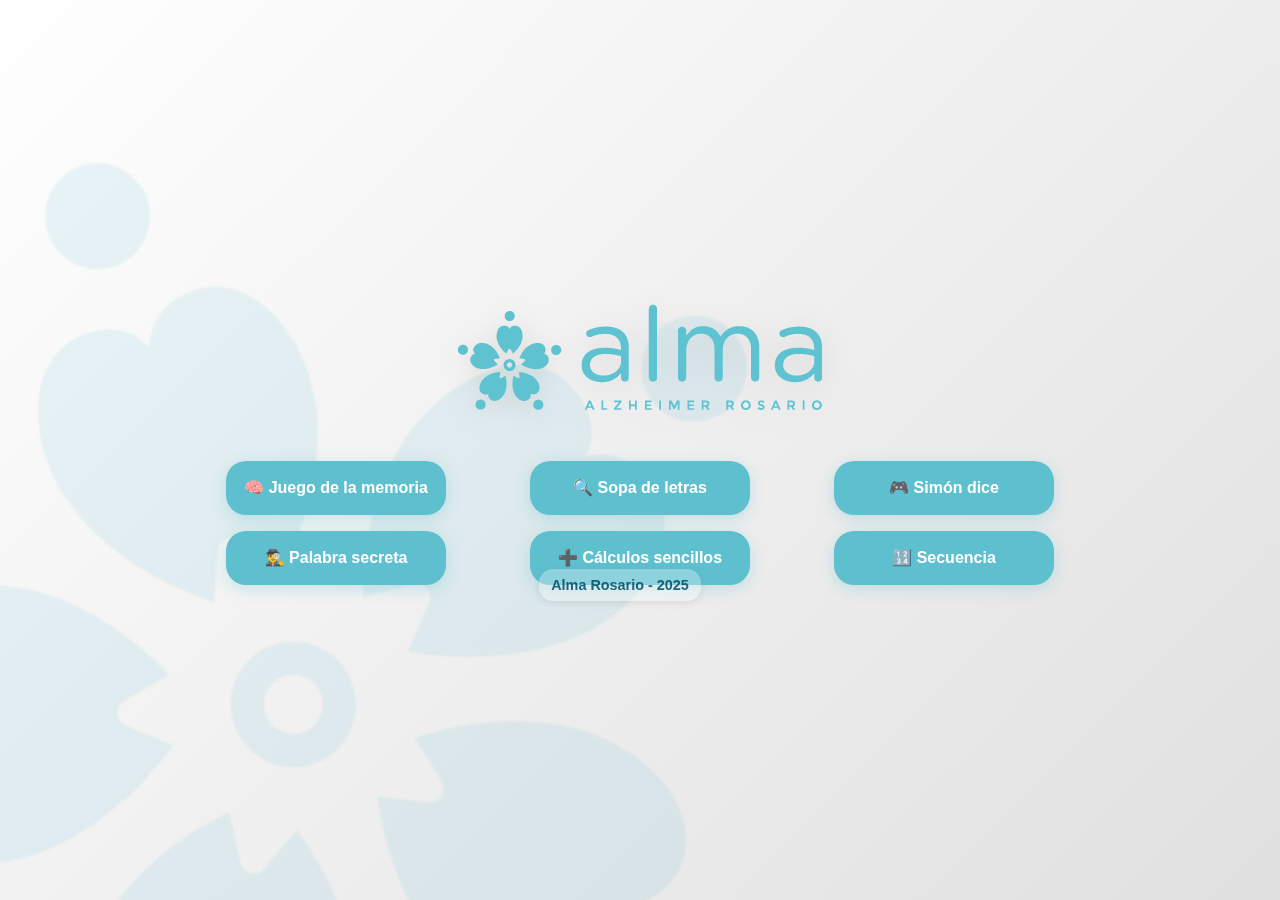
<file: index.html>
<!DOCTYPE html>
<html lang="es">
<head>
  <meta charset="UTF-8">
  <meta name="viewport" content="width=device-width, initial-scale=1.0">
  <title>Alma Rosario - Juegos</title>
  <link rel="stylesheet" href="index.css">
</head>
<body>
  <div class="container">
    <img src="img/logo-alma-1.png" alt="Logo Alma" class="logo">

    <div class="buttons-grid">
      <a href="memory_board/memory_board.html" class="game-btn">🧠 Juego de la memoria</a>
      <a href="word_search/word_search.html" class="game-btn">🔍 Sopa de letras</a>
      <a href="simon_says/simon_says.html" class="game-btn">🎮 Simón dice</a>
      <a href="hangman/hangman.html" class="game-btn">🕵️‍♂️ Palabra secreta</a>
      <a href="simple_math/simple_math.html" class="game-btn">➕ Cálculos sencillos</a>
      <a href="sequence_game/sequence_game.html" class="game-btn">🔢 Secuencia</a>
    </div>
  </div>

  <footer>
    <p>Alma Rosario - 2025</p>
  </footer>
</body>
</html>
</file>
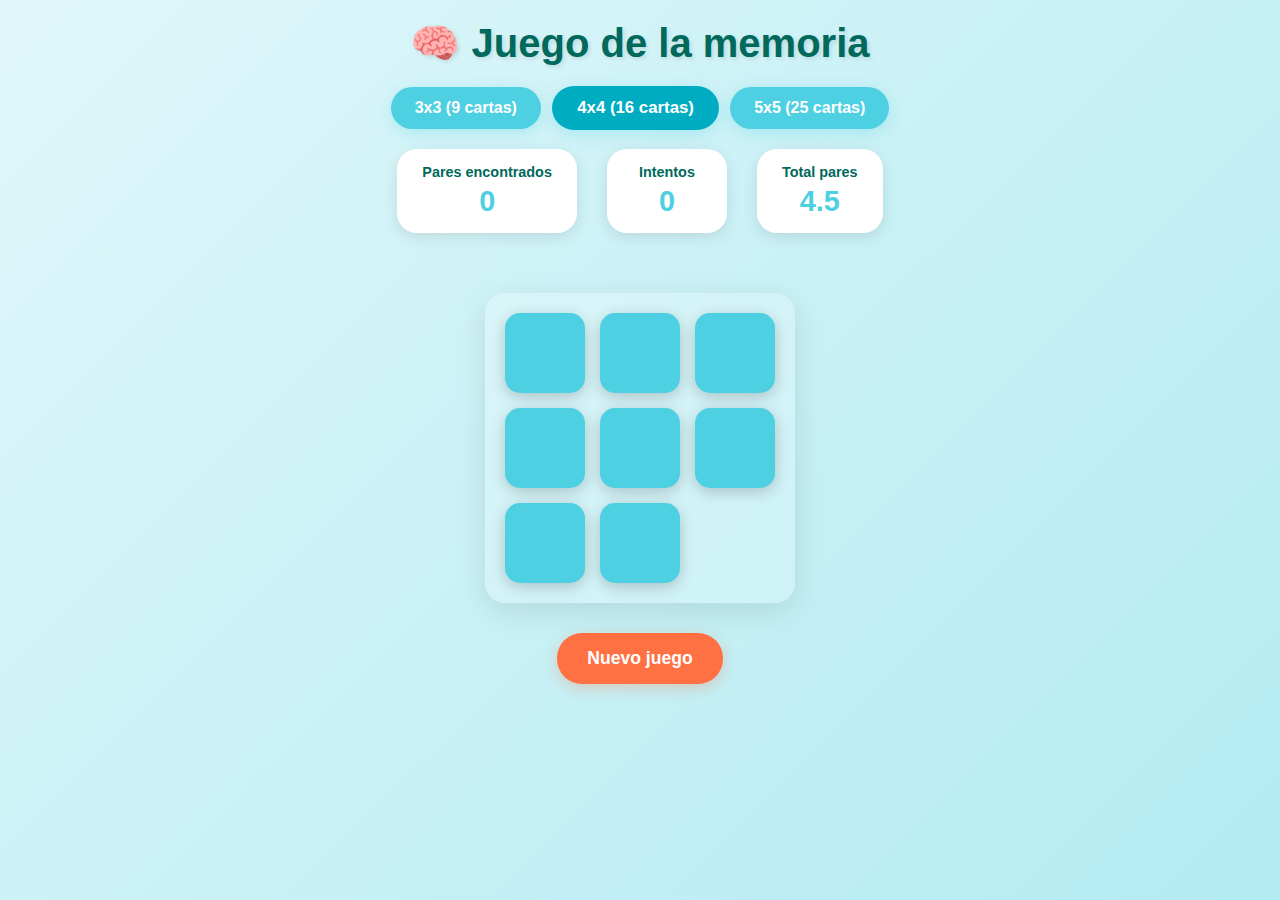
<file: memory_board.html>
<!DOCTYPE html>
<html lang="es">
<head>
    <meta charset="UTF-8">
    <meta name="viewport" content="width=device-width, initial-scale=1.0">
    <title>Juego de la memoria</title>
    <link rel="stylesheet" href="styles.css">
    <link href="https://fonts.googleapis.com/css2?family=Nunito+Sans:wght@300;400;600&display=swap" rel="stylesheet">

</head>
<body>
    <div class="header">
        <!-- <img src="img/logo-alma-1.png" alt="Logo" class="logo"> -->
        
        <h1 class="title">🧠 Juego de la memoria</h1>
        
        <div class="controls">
            <button class="size-btn" data-size="3">3x3 (9 cartas)</button>
            <button class="size-btn active" data-size="4">4x4 (16 cartas)</button>
            <button class="size-btn" data-size="5">5x5 (25 cartas)</button>
        </div>

        <div class="stats">
            <div class="stat">
                <div class="stat-label">Pares encontrados</div>
                <div class="stat-value" id="pairs-found">0</div>
            </div>
            <div class="stat">
                <div class="stat-label">Intentos</div>
                <div class="stat-value" id="attempts">0</div>
            </div>
            <div class="stat">
                <div class="stat-label">Total pares</div>
                <div class="stat-value" id="total-pairs">4</div>
            </div>
        </div>
    </div>

    <div class="game-board size-3" id="game-board"></div>

    <button class="reset-btn" onclick="resetGame()">Nuevo juego</button>

    <div class="victory-message" id="victory-message">
        <div class="victory-title">🎉 ¡Felicitaciones!</div>
        <div class="victory-stats" id="victory-stats"></div>
        <button class="size-btn" onclick="hideVictoryMessage()">Continuar</button>
    </div>

    <script src="script.js"></script>
</body>
</html>
</file>
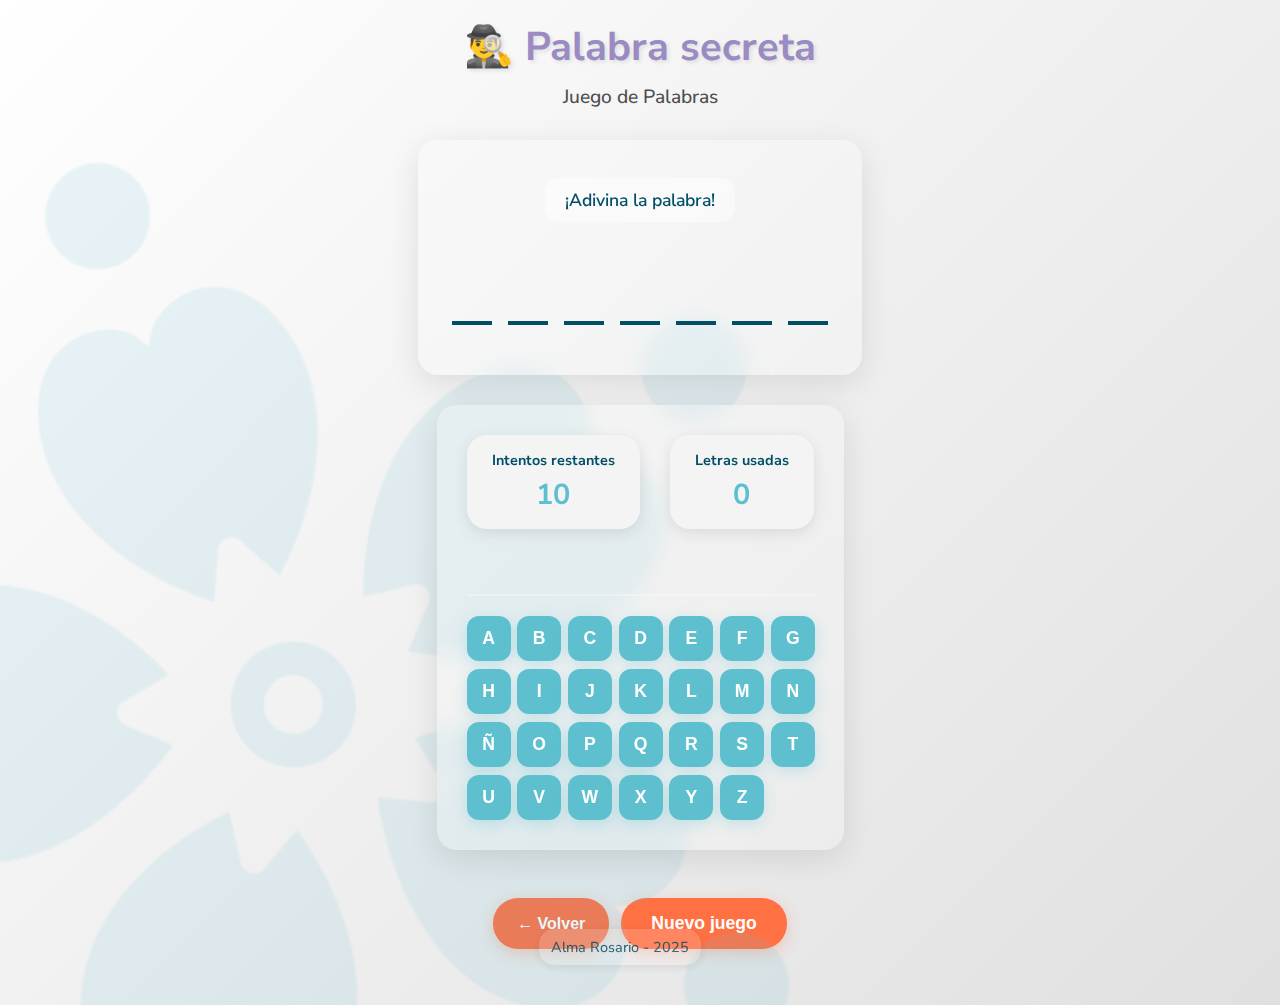
<file: hangman/hangman.html>
<!DOCTYPE html>
<html lang="es">

<head>
    <meta charset="UTF-8">
    <meta name="viewport" content="width=device-width, initial-scale=1.0">
    <title>Palabra secreta - Juego de Palabras</title>
    <link rel="stylesheet" href="hangman.css">
    <link href="https://fonts.googleapis.com/css2?family=Nunito+Sans:wght@400;600;700&display=swap" rel="stylesheet">
</head>

<body>
    <div class="header">
        <h1 class="title">🕵️‍♂️ Palabra secreta</h1>
        <p class="subtitle">Juego de Palabras</p>
    </div>


    <div class="game-container">
        <div class="game-status">
            <div id="status-message">¡Adivina la palabra!</div>
        </div>

        <div class="word-display">
            <div class="word-blanks" id="word-blanks">
                <!-- Los espacios en blanco se generarán dinámicamente -->
            </div>
        </div>
    </div>




    <div class="game-container">

        <div class="stats">
            <div class="stat">
                <div class="stat-label">Intentos restantes</div>
                <div class="stat-value" id="attempts-left">10</div>
            </div>
            <div class="stat">
                <div class="stat-label">Letras usadas</div>
                <div class="stat-value" id="used-letters">0</div>
            </div>
        </div>

        <div class="alphabet-container">
            <div class="alphabet-grid" id="alphabet-grid">
                <!-- Los botones del alfabeto se generarán dinámicamente -->
            </div>
        </div>

        <!-- <div class="game-status">
            <div id="status-message">¡Adivina la palabra!</div>
        </div> -->
    </div>

    <div class="bottom-buttons" style="display: flex; gap: 12px; justify-content: center; margin-top: 18px;">
        <button class="reset-btn" onclick="window.location.href='../index.html'">← Volver</button>
        <button class="new-game-btn" id="new-game-btn">Nuevo juego</button>
    </div>

    <!-- Modal de resultado del juego -->
    <div class="game-result-modal" id="game-result-modal">
        <div class="modal-content">
            <h3 id="result-title">¡Felicitaciones!</h3>
            <div class="result-stats" id="result-stats"></div>
            <div class="modal-buttons">
                <button class="modal-btn secondary" onclick="window.location.href='../index.html'">← Volver</button>
                <button class="modal-btn primary" id="play-again-btn">Jugar de nuevo</button>
            </div>
        </div>
    </div>

    <footer>
        <p>Alma Rosario - 2025</p>
    </footer>

    <script src="hangman.js"></script>
</body>

</html>
</file>
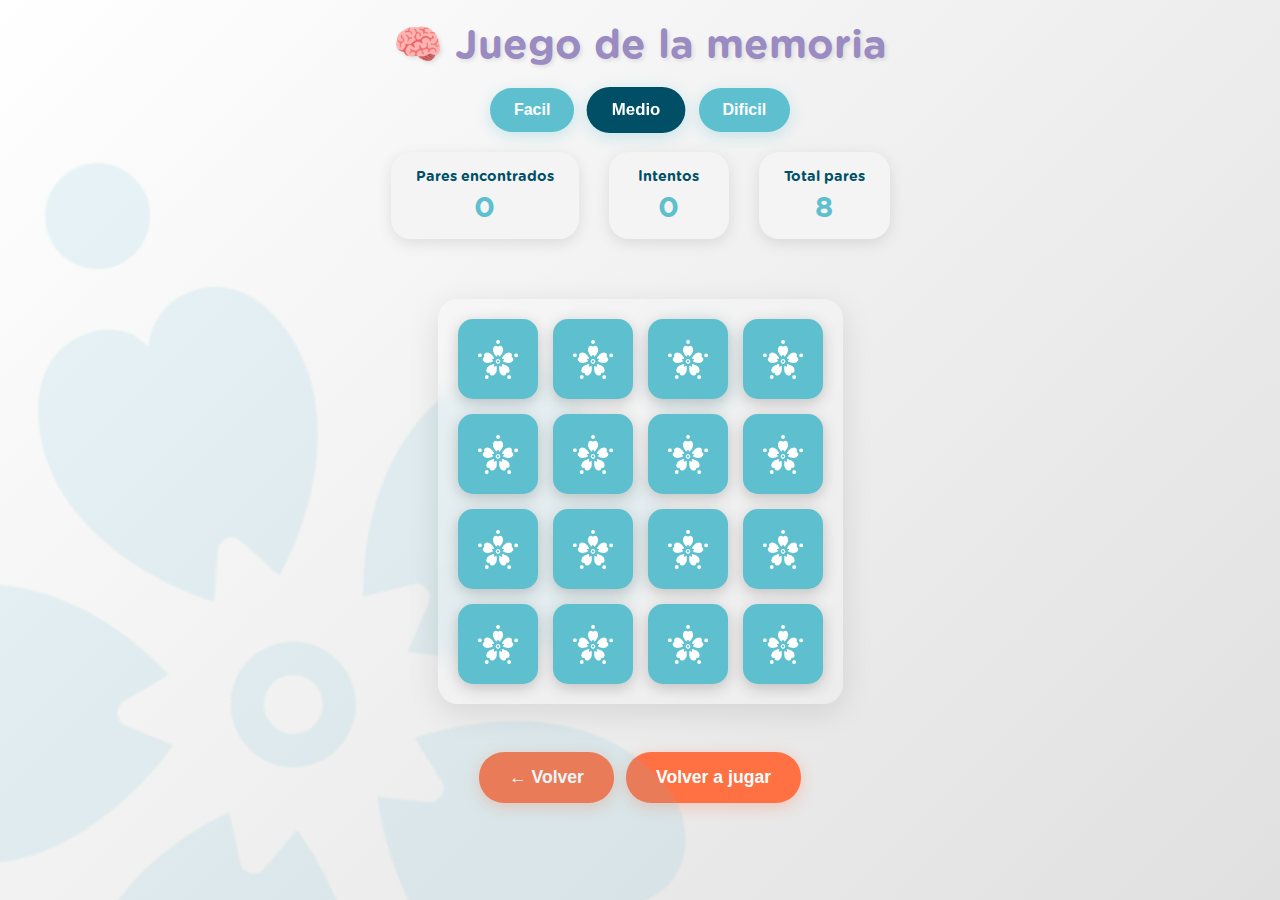
<file: memory_board/memory_board.html>
<!DOCTYPE html>
<html lang="es">
<head>
    <meta charset="UTF-8">
    <meta name="viewport" content="width=device-width, initial-scale=1.0">
    <title>Juego de la memoria</title>
    <link rel="stylesheet" href="memory_board.css">
    <link rel="stylesheet" href="../statics/font/font.css">
    <link href="https://fonts.googleapis.com/css2?family=Nunito+Sans:wght@300;400;600&display=swap" rel="stylesheet">
    <link rel="icon" type="image/png" href="../statics/img/flor-juegos.png">
</head>
<body>
    <div class="header">
        <!-- <img src="img/logo-alma-1.png" alt="Logo" class="logo"> -->
        
        <h1 class="title">🧠 Juego de la memoria</h1>
        
        <div class="controls">
            <button class="size-btn" data-size="3">Facil</button>
            <button class="size-btn active" data-size="4">Medio</button>
            <button class="size-btn" data-size="5">Dificil</button>
        </div>

        <div class="stats">
            <div class="stat">
                <div class="stat-label">Pares encontrados</div>
                <div class="stat-value" id="pairs-found">0</div>
            </div>
            <div class="stat">
                <div class="stat-label">Intentos</div>
                <div class="stat-value" id="attempts">0</div>
            </div>
            <div class="stat">
                <div class="stat-label">Total pares</div>
                <div class="stat-value" id="total-pairs">4</div>
            </div>
        </div>
    </div>

    <div class="game-board size-3" id="game-board"></div>
    
    <div class="bottom-buttons" style="display: flex; gap: 12px; justify-content: center; margin-top: 18px;">
        <button class="reset-btn" onclick="window.location.href='../index.html'">← Volver</button>
        <button class="reset-btn" onclick="resetGame()">Volver a jugar</button>
    </div>

    <div class="victory-message" id="victory-message">
        <div class="victory-title">🎉 ¡Felicitaciones!</div>
        <div class="victory-stats" id="victory-stats"></div>
        <button class="size-btn" onclick="hideVictoryMessage()">Continuar</button>
    </div>

    <script src="memory_board.js"></script>
</body>

<!-- <footer>
    <p>Alma Rosario - 2025</p>
</footer> -->
</html>
</file>
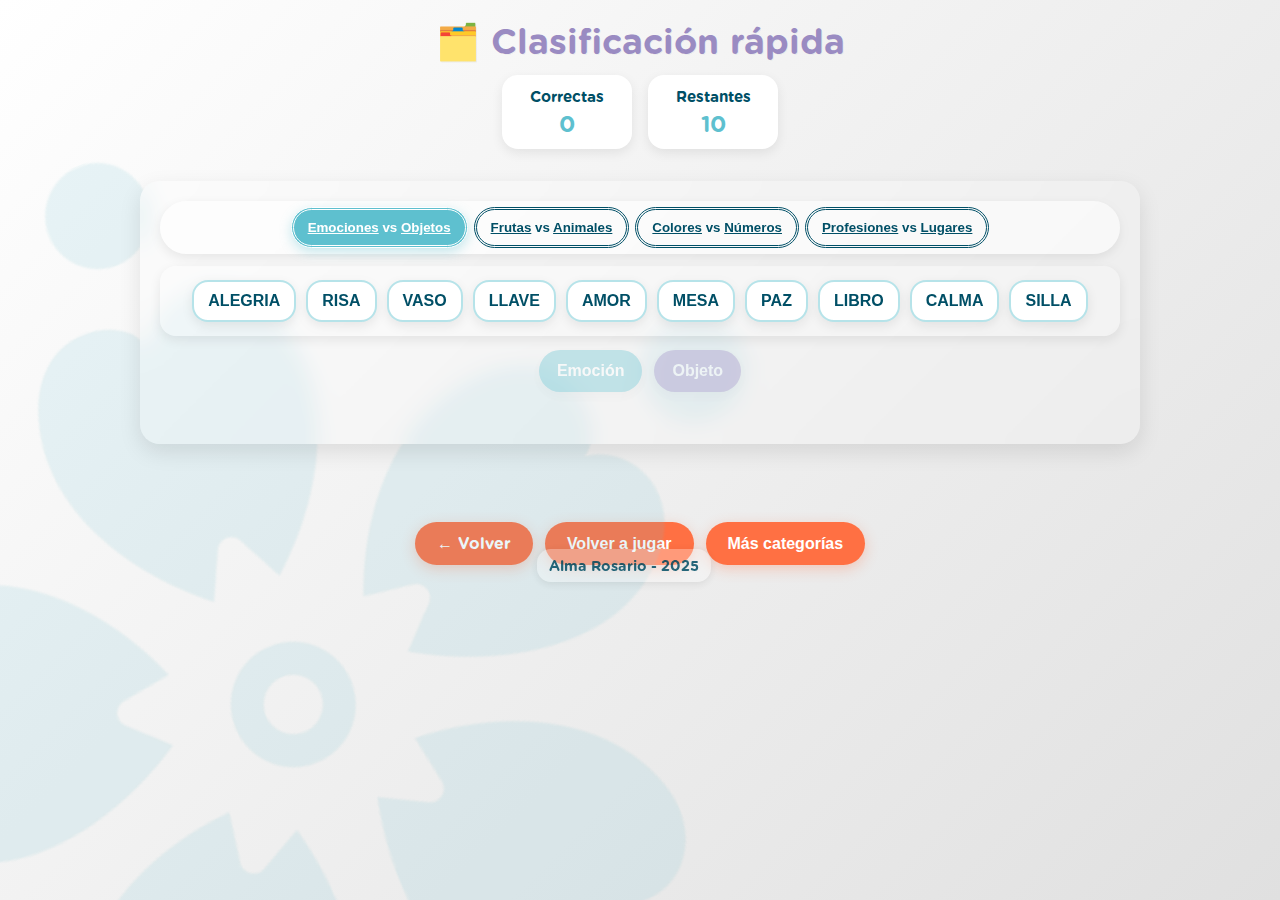
<file: quick_sort/quick_sort.html>
<!DOCTYPE html>
<html lang="es">
<head>
  <meta charset="UTF-8"/>
  <meta name="viewport" content="width=device-width, initial-scale=1.0"/>
  <title>🗂️ Clasificación rápida</title>

  <link rel="stylesheet" href="quick_sort.css"/>
  <link rel="stylesheet" href="../statics/font/font.css">
  <link href="https://fonts.googleapis.com/css2?family=Nunito+Sans:wght@300;400;600;700;800;900&display=swap" rel="stylesheet">
  <link rel="icon" type="image/png" href="../statics/img/flor-juegos.png">

</head>
<body>
  <header class="header">
    <h1 class="title">🗂️ Clasificación rápida</h1>

    <div class="stats" role="group" aria-label="Estadísticas del juego">
      <div class="stat">
        <div class="stat-label">Correctas</div>
        <div class="stat-value" id="ok-label">0</div>
      </div>
      <div class="stat">
        <div class="stat-label">Restantes</div>
        <div class="stat-value" id="left-label">0</div>
      </div>
    </div>
  </header>

  <main class="game-container" role="region" aria-labelledby="game-title">
    <!-- Selector de categorías: segmented control -->
    <div class="segmented" role="tablist" aria-label="Selector de categorías">
      <!-- segmentados generados por JS -->
    </div>

    <!-- Título del set actual -->
    <!-- <h2 class="subtitle" id="set-title" aria-live="polite">Emociones vs Objetos</h2> -->

    <!-- Cuadro con palabras -->
    <section class="pool" aria-label="Palabras para clasificar">
      <div id="pool" class="chips" aria-live="polite">
        <!-- chips generados por JS -->
      </div>
    </section>

    <!-- Botones de clasificación -->
    <div class="classify-buttons" role="group" aria-label="Acciones de clasificación">
      <button id="btn-cat-a" class="btn classify a">Es A</button>
      <button id="btn-cat-b" class="btn classify b">Es B</button>
    </div>

    <div id="feedback" class="feedback" aria-live="polite"></div>
  </main>

  <!-- Botones inferiores -->
  <div class="bottom-buttons">
    <a class="reset-btn" href="../index.html">← Volver</a>
    <button id="reset-btn" class="reset-btn">Volver a jugar</button>
  </div>

  <footer>
    <p>Alma Rosario - 2025</p>
  </footer>

  <script src="quick_sort.js"></script>
</body>
</html>
</file>
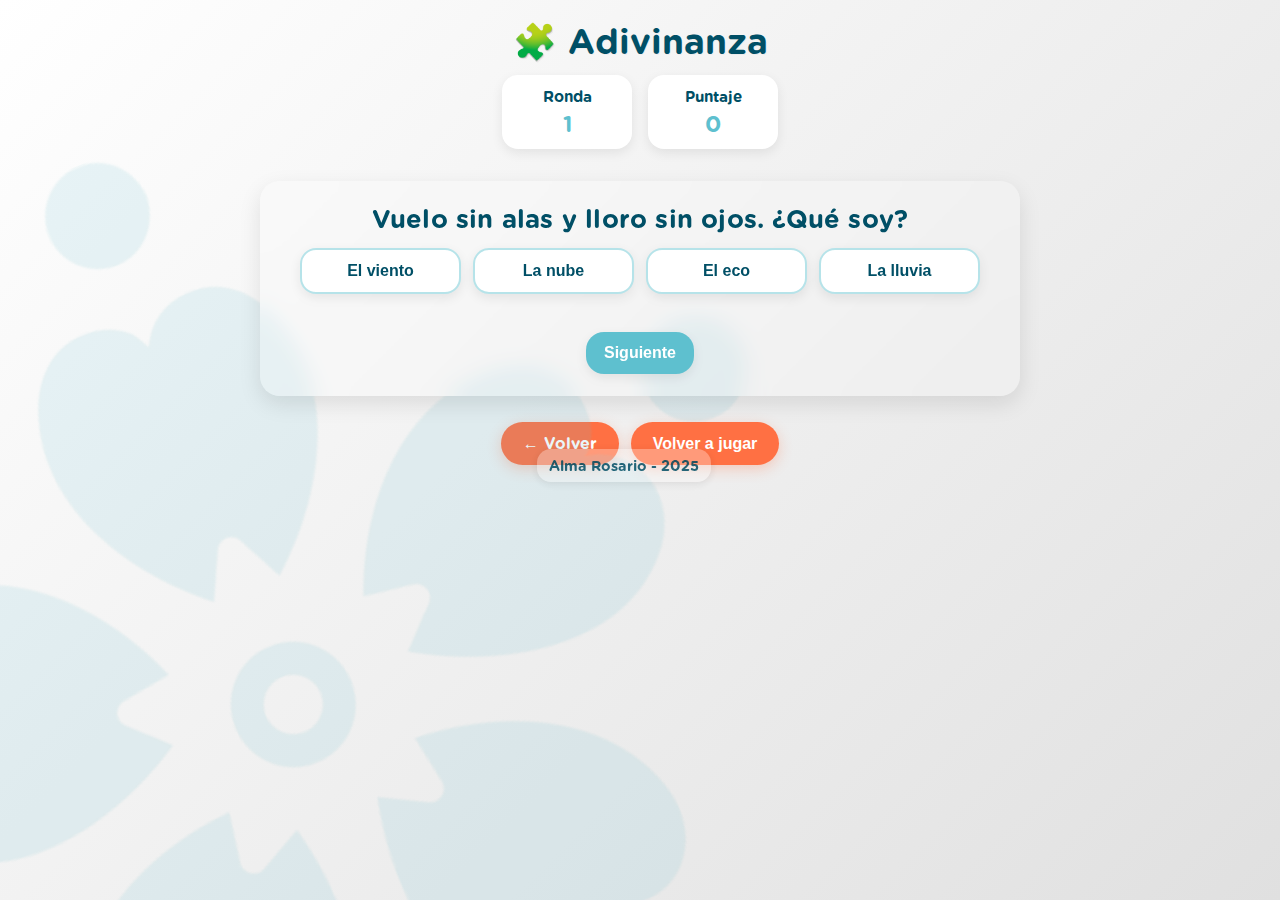
<file: riddle_game/riddle_game.html>
<!DOCTYPE html>
<html lang="es">
<head>
  <meta charset="UTF-8" />
  <meta name="viewport" content="width=device-width, initial-scale=1.0"/>
  <title>🧩 Adivinanza</title>

  <link rel="stylesheet" href="riddle_game.css" />
  <link rel="stylesheet" href="../statics/font/font.css">
  <link href="https://fonts.googleapis.com/css2?family=Nunito+Sans:wght@300;400;600;700;800;900&display=swap" rel="stylesheet">
  <link rel="icon" type="image/png" href="/statics/img/flor-juegos.png">
</head>
<body>
  <div class="header">
    <h1 class="title">🧩 Adivinanza</h1>

    <div class="stats" role="group" aria-label="Estadísticas del juego">
      <div class="stat">
        <div class="stat-label">Ronda</div>
        <div class="stat-value" id="round-label">1</div>
      </div>
      <div class="stat">
        <div class="stat-label">Puntaje</div>
        <div class="stat-value" id="score-label">0</div>
      </div>
    </div>
  </div>

  <main class="game-container" role="region" aria-labelledby="riddle-title">
    <p id="riddle-text" class="riddle-text" aria-live="polite">
      <!-- Pregunta se inserta por JS -->
    </p>

    <div id="answers" class="answers" aria-live="polite">
      <!-- Botones de respuesta generados por JS -->
    </div>

    <div id="feedback" class="feedback" aria-live="polite"></div>

    <div class="controls">
      <button id="next-btn" class="btn primary" disabled>Siguiente</button>
    </div>
  </main>

  <div class="bottom-buttons">
    <a class="reset-btn" href="../index.html">← Volver</a>
    <button id="reset-btn" class="reset-btn">Volver a jugar</button>
  </div>

  <footer>
    <p>Alma Rosario - 2025</p>
  </footer>

  <script src="riddle_game.js"></script>
</body>
</html>
</file>
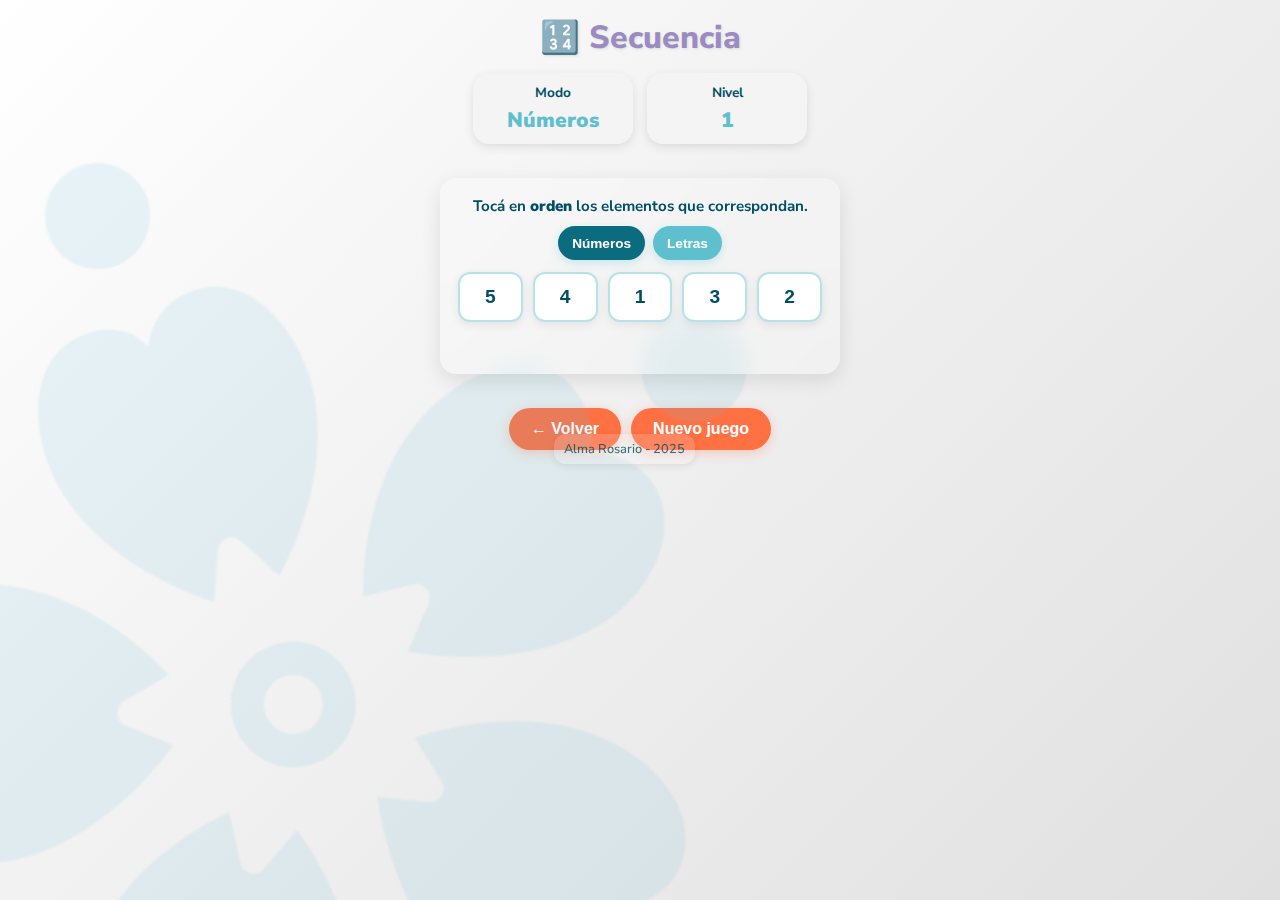
<file: sequence_game/sequence_game.html>
<!DOCTYPE html>
<html lang="es">
<head>
  <meta charset="UTF-8" />
  <meta name="viewport" content="width=device-width, initial-scale=1.0"/>
  <title>Secuencia</title>
  <link rel="stylesheet" href="sequence_game.css">
  <link href="https://fonts.googleapis.com/css2?family=Nunito+Sans:wght@300;400;600;700;800;900&display=swap" rel="stylesheet">
</head>
<body>
  <div class="header">
    <h1 class="title">🔢 Secuencia</h1>

    <div class="stats">
      <div class="stat">
        <div class="stat-label">Modo</div>
        <div class="stat-value" id="mode-label">Números</div>
      </div>
      <div class="stat">
        <div class="stat-label">Nivel</div>
        <div class="stat-value" id="level-label">1</div>
      </div>
    </div>
  </div>

  <div class="game-container">
    <p class="subtitle">Tocá en <strong>orden</strong> los elementos que correspondan.</p>

    <div class="controls top">
      <button id="mode-numbers" class="size-btn active">Números</button>
      <button id="mode-letters" class="size-btn">Letras</button>
    </div>

    <div id="grid" class="grid" aria-live="polite">
      <!-- fichas generadas por JS -->
    </div>

    <div id="feedback" class="feedback" aria-live="polite"></div>
  </div>

  <div class="bottom-buttons">
    <button class="reset-btn" onclick="window.location.href='../index.html'">← Volver</button>
    <button class="reset-btn" id="new-game-btn">Nuevo juego</button>
  </div>

  <footer>
    <p>Alma Rosario - 2025</p>
  </footer>

  <script src="sequence_game.js"></script>
</body>
</html>
</file>
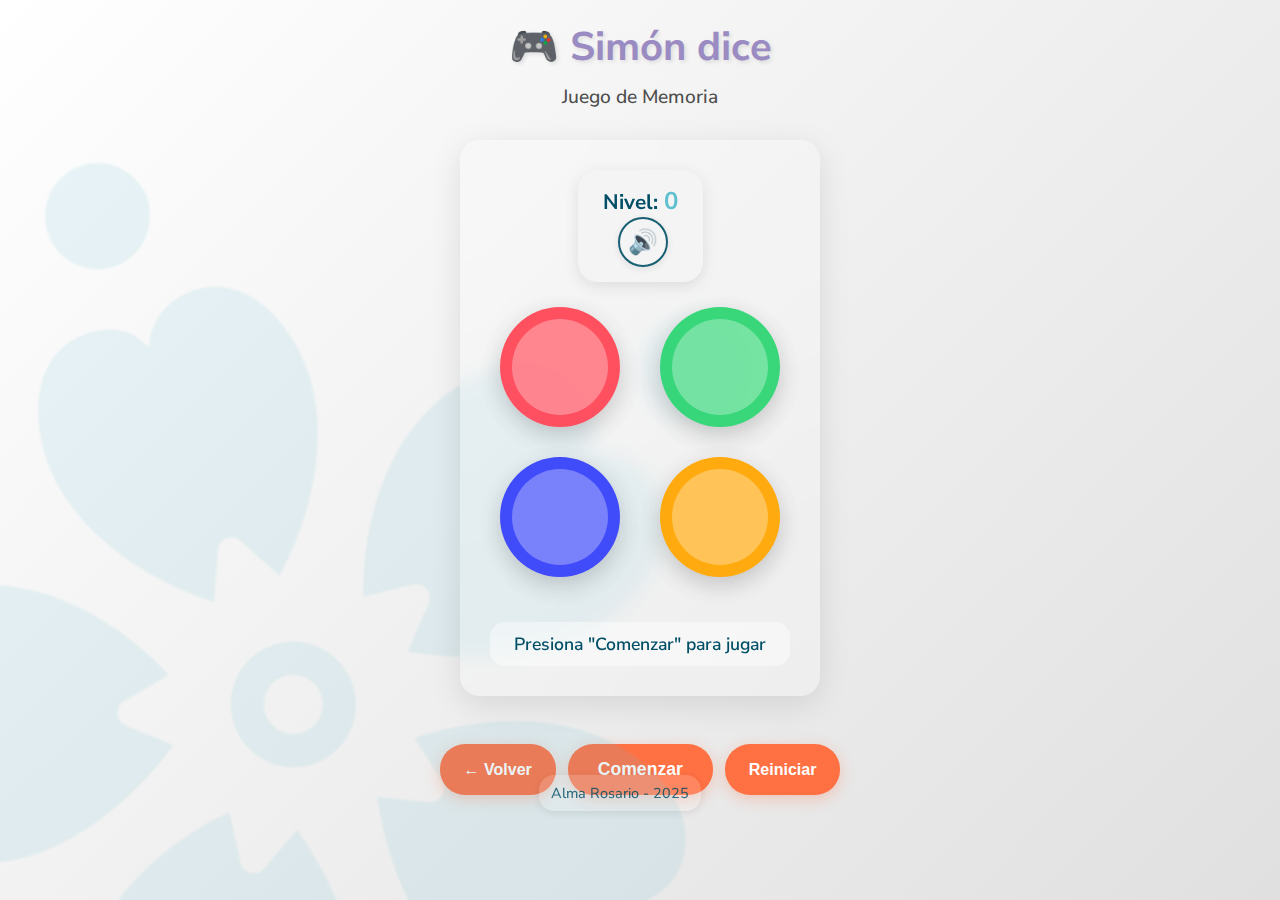
<file: simon_says/simon_says.html>
<!DOCTYPE html>
<html lang="es">
<head>
    <meta charset="UTF-8">
    <meta name="viewport" content="width=device-width, initial-scale=1.0">
    <title>Simón dice - Juego de Memoria</title>
    <link rel="stylesheet" href="simon_says.css">
    <link href="https://fonts.googleapis.com/css2?family=Nunito+Sans:wght@400;600;700&display=swap" rel="stylesheet">
    <link rel="icon" type="image/png" href="../img/flor-juegos.png">
</head>
<body>
    <div class="header">
        <h1 class="title">🎮 Simón dice</h1>
        <p class="subtitle">Juego de Memoria</p>
    </div>

    <div class="game-container">
        <div class="score-container">
            <div class="score-label">Nivel: <span id="score">0</span></div>
            <button class="audio-toggle" id="audio-toggle" title="Activar/Desactivar sonido">
                🔊
            </button>
        </div>

        <div class="simon-board">
            <div class="button-row">
                <button class="simon-button red" id="red" data-color="red"></button>
                <button class="simon-button blue" id="blue" data-color="blue"></button>
            </div>
            <div class="button-row">
                <button class="simon-button green" id="green" data-color="green"></button>
                <button class="simon-button yellow" id="yellow" data-color="yellow"></button>
            </div>
        </div>

        <div class="game-status">
            <div id="status-message">Presiona "Comenzar" para jugar</div>
        </div>

    </div>

    <div class="bottom-buttons" style="display: flex; gap: 12px; justify-content: center; margin-top: 18px;">
        <button class="reset-btn" onclick="window.location.href='../index.html'">← Volver</button>
        <button class="start-btn" id="start-btn">Comenzar</button>
        <button class="reset-btn" id="restart-btn">Reiniciar</button>
    </div>

    <!-- Modal de resultado del juego -->
    <div class="game-result-modal" id="game-result-modal">
        <div class="modal-content">
            <h3 id="result-title">¡Felicitaciones!</h3>
            <div class="result-stats" id="result-stats"></div>
            <div class="modal-buttons">
                <button class="modal-btn secondary" onclick="window.location.href='../index.html'">← Volver</button>
                <button class="modal-btn primary" id="play-again-btn">Jugar de nuevo</button>
            </div>
        </div>
    </div>

    <!-- Modal de contador de inicio -->
    <div class="countdown-modal" id="countdown-modal">
        <div class="modal-content">
            <h3>¡Preparate!</h3>
            <div class="countdown-number" id="countdown-number">3</div>
            <p>El juego comenzará en...</p>
        </div>
    </div>

    <footer>
        <p>Alma Rosario - 2025</p>
    </footer>

    <script src="simon_says.js"></script>
</body>
</html>
</file>
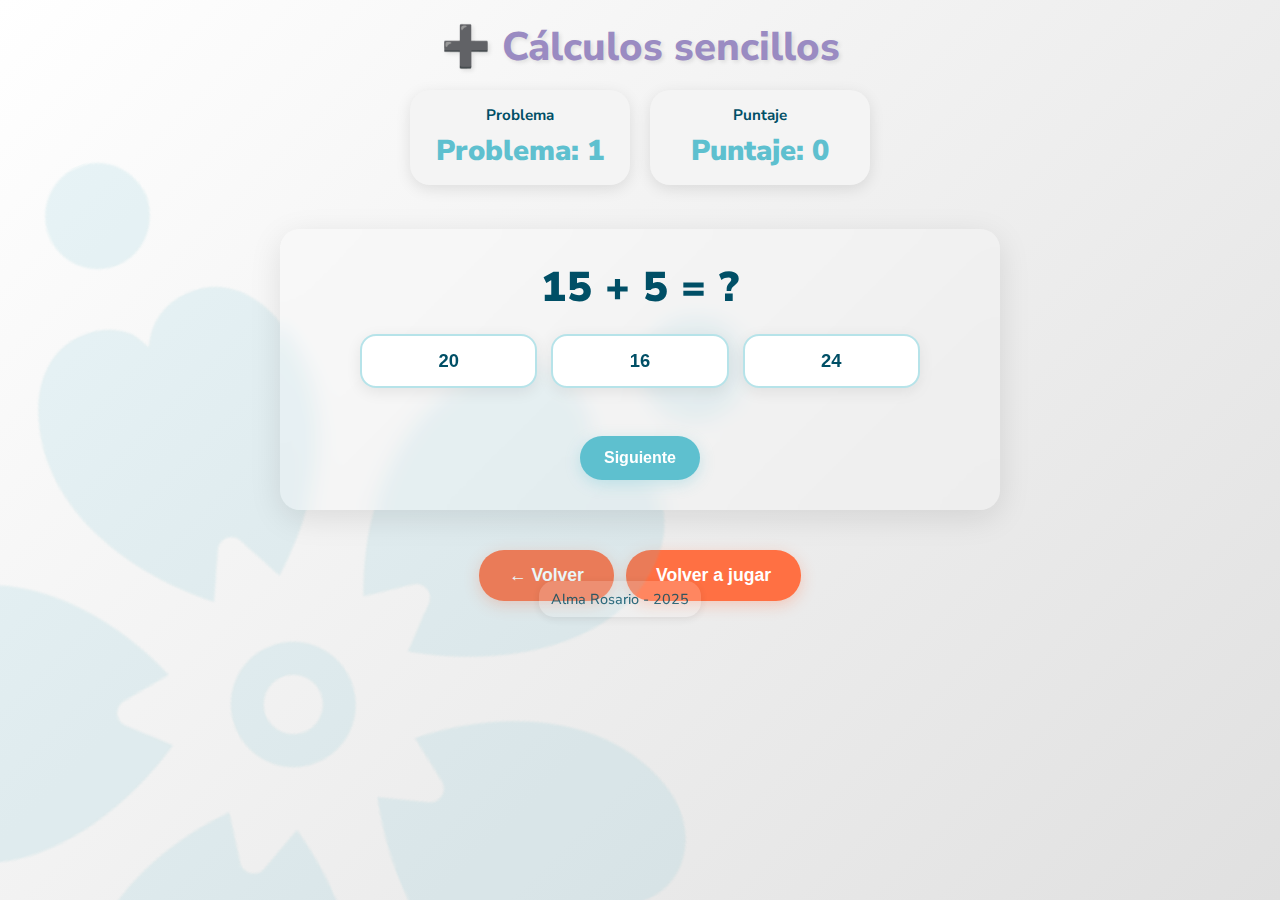
<file: simple_math/simple_math.html>
<!DOCTYPE html>
<html lang="es">
<head>
  <meta charset="UTF-8" />
  <meta name="viewport" content="width=device-width, initial-scale=1.0"/>
  <title>Cálculos sencillos</title>
  <link rel="stylesheet" href="simple_math.css">
  <link href="https://fonts.googleapis.com/css2?family=Nunito+Sans:wght@300;400;600;700;800;900&display=swap" rel="stylesheet">
</head>
<body>
  <div class="header">
    <h1 class="title">➕ Cálculos sencillos</h1>

    <!-- KPIs con el mismo look que otros juegos -->
    <div class="stats">
      <div class="stat">
        <div class="stat-label">Problema</div>
        <div class="stat-value" id="problem-counter">1</div>
      </div>
      <div class="stat">
        <div class="stat-label">Puntaje</div>
        <div class="stat-value" id="score">0</div>
      </div>
    </div>
  </div>

  <!-- Contenedor tipo tarjeta translúcida -->
  <div class="game-container">
    <div id="question" class="question" aria-live="polite">3 + 4 = ?</div>

    <div class="answers" id="answers">
      <!-- Botones de respuesta generados por JS -->
    </div>

    <div id="feedback" class="feedback" aria-live="polite"></div>

    <div class="controls">
      <button id="next-btn" class="size-btn">Siguiente</button>
    </div>
  </div>

  <!-- Botones inferiores (como en Sopa/Memoria) -->
  <div class="bottom-buttons">
    <button class="reset-btn" onclick="window.location.href='../index.html'">← Volver</button>
    <button class="reset-btn" id="reset-btn">Volver a jugar</button>
  </div>

  <script src="simple_math.js"></script>
</body>

<footer>
  <p>Alma Rosario - 2025</p>
</footer>
</html>
</file>
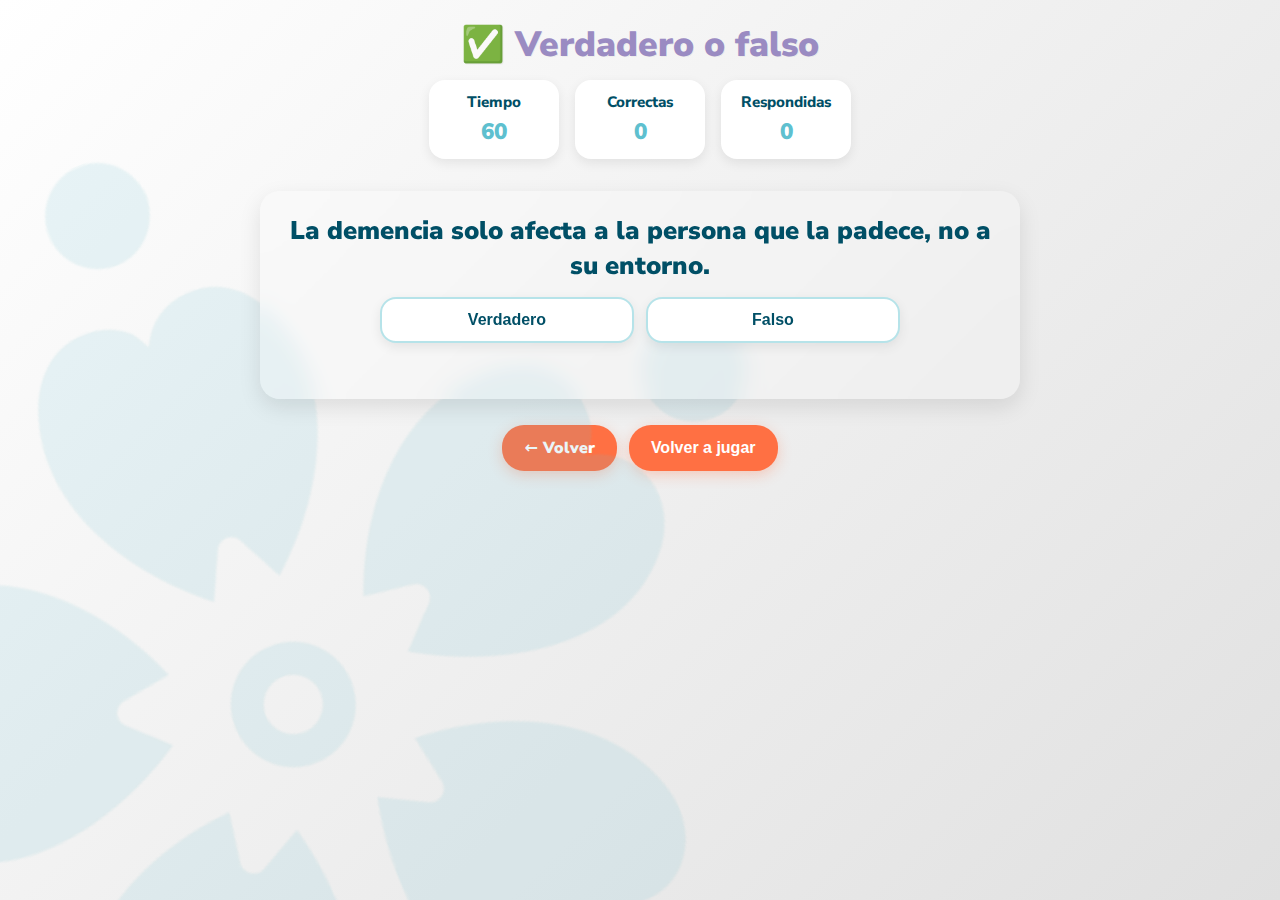
<file: true_or_false/true_or_false.html>
<!DOCTYPE html>
<html lang="es">
<head>
  <meta charset="UTF-8" />
  <meta name="viewport" content="width=device-width, initial-scale=1.0" />
  <title>✅ Verdadero o falso</title>

  <link rel="stylesheet" href="true_or_false.css" />
  <link href="https://fonts.googleapis.com/css2?family=Nunito+Sans:wght@300;400;600;700;800;900&display=swap" rel="stylesheet">
  <link rel="icon" type="image/png" href="../statics/img/flor-juegos.png">
</head>
<body>
  <header class="header">
    <h1 class="title">✅ Verdadero o falso</h1>

    <div class="stats" role="group" aria-label="Estadísticas del juego">
      <div class="stat">
        <div class="stat-label">Tiempo</div>
        <div class="stat-value" id="time-left">20</div>
      </div>
      <div class="stat">
        <div class="stat-label">Correctas</div>
        <div class="stat-value" id="correct-count">0</div>
      </div>
      <div class="stat">
        <div class="stat-label">Respondidas</div>
        <div class="stat-value" id="answered-count">0</div>
      </div>
    </div>
  </header>

  <main class="game-container" role="region" aria-labelledby="game-title">
    <p id="question-text" class="question" aria-live="polite">Cargando…</p>

    <div class="answers" role="group" aria-label="Respuestas">
      <button id="btn-true" class="answer-btn true">Verdadero</button>
      <button id="btn-false" class="answer-btn false">Falso</button>
    </div>

    <div id="feedback" class="feedback" aria-live="polite"></div>
  </main>

  <div class="bottom-buttons">
    <a class="reset-btn" href="../index.html">← Volver</a>
    <button id="reset-btn" class="reset-btn">Volver a jugar</button>
  </div>

  <!-- Modal de resultados -->
  <div class="results-modal" id="results-modal" aria-modal="true" role="dialog">
    <div class="modal-content">
      <h3>Resultado</h3>
      <div class="result-stats" id="result-stats"></div>
      <div class="wrong-list" id="wrong-list"></div>
      <div class="modal-buttons">
        <a class="modal-btn secondary" href="../index.html">← Volver</a>
        <button class="modal-btn primary" id="play-again-btn">Jugar de nuevo</button>
      </div>
    </div>
  </div>

  <!-- <footer>
    <p>Alma Rosario - 2025</p>
    <img src="../statics/img/logo-la2.png" alt="Logo LA2" class="watermark-logo">
  </footer> -->

  <script src="true_or_false.js"></script>
</body>
</html>
</file>
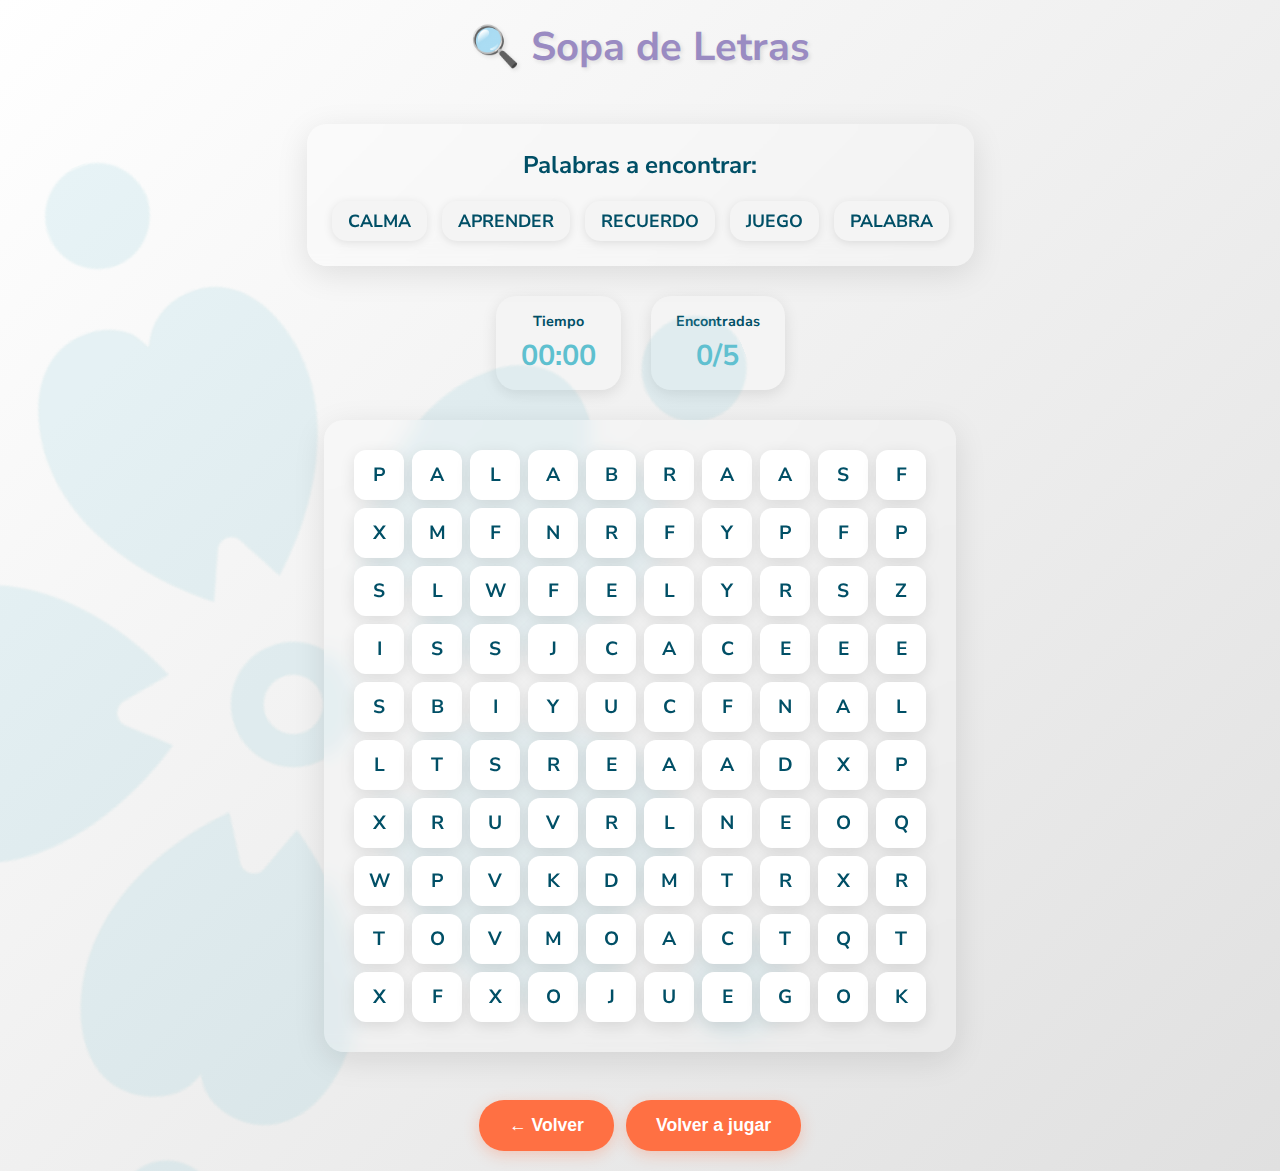
<file: word_search/word_search.html>
<!DOCTYPE html>
<html lang="es">
<head>
    <meta charset="UTF-8">
    <meta name="viewport" content="width=device-width, initial-scale=1.0">
    <title>Sopa de Letras</title>
    <link rel="stylesheet" href="word_search.css">
    <link href="https://fonts.googleapis.com/css2?family=Nunito+Sans:wght@400;600;700&display=swap" rel="stylesheet">
</head>
<body>
    <div class="header">
        <!-- <img src="../img/logo-alma-1.png" alt="Logo" class="logo"> -->
        <h1 class="title">🔍 Sopa de Letras</h1>
    </div>

    <div class="words-container">
        <h2 class="words-title">Palabras a encontrar:</h2>
        <div class="words-list" id="words-list"></div>
    </div>

    <div class="stats">
        <div class="stat">
            <div class="stat-label">Tiempo</div>
            <div class="stat-value" id="time">00:00</div>
        </div>
        <div class="stat">
            <div class="stat-label">Encontradas</div>
            <div class="stat-value" id="found">0/5</div>
        </div>
    </div>

    <div class="game-container">
        <div class="grid" id="grid"></div>
    </div>



    <div class="bottom-buttons" style="display: flex; gap: 12px; justify-content: center; margin-top: 18px;">
        <button class="reset-btn" onclick="window.location.href='../index.html'">← Volver</button>
        <button class="reset-btn" id="reset-btn">Volver a jugar</button>
    </div>

    <div class="victory-message" id="victory-message">
        <h2 class="victory-title">¡Felicitaciones!</h2>
        <div class="victory-stats" id="victory-stats"></div>
        <button class="reset-btn" onclick="resetGame()">Jugar de nuevo</button>
    </div>

    <script src="word_search.js"></script>
</body>
</html>
</file>
<file: index.css>
*{margin:0;padding:0;box-sizing:border-box}
body{
  font-family:'Gotham Rounded', 'Nunito Sans',sans-serif;
  background:linear-gradient(135deg,#fff 0%,#e0e0e0 100%);
  min-height:100vh;
  min-height:100dvh;
  display:flex;
  flex-direction:column;
  align-items:center;
  justify-content:center;
  padding:20px;
  color:#004F66;
}
.container{ text-align:center; width:100%; max-width:900px; }

.logo{
  width:auto; height:auto; margin-bottom:18px;
  filter:drop-shadow(0 4px 15px rgba(0,0,0,.1));
}

/* ----- Tarjeta contenedora ----- */
.games-card{
  background:rgba(255,255,255,.25);
  border-radius:20px;
  backdrop-filter:blur(10px);
  box-shadow:0 8px 32px rgba(0,0,0,.12);
  padding:16px;
}
.games-title{
  font-size:1.2rem; font-weight:900; letter-spacing:.2px;
  margin-bottom:10px;
}

/* Desktop: SIN SCROLL */
.games-scroll{
  max-height:none;
  overflow:visible;
  padding:0;
  background:transparent;
  box-shadow:none;
  border-radius:14px;
}

/* Grilla de botones (desktop) */
.buttons-grid{
  display:grid;
  grid-template-columns: repeat(3, 1fr);
  gap:16px 12px;
  justify-items:center;
  padding:6px 0 4px;
}

/* Botones de juego */
.game-btn{
  background:#5EC0CF; color:#fff; text-decoration:none;
  padding:12px 16px;
  min-height:54px; min-width: 220px; max-width: 240px;
  display:flex; align-items:center; justify-content:center;
  border:none; border-radius:20px; cursor:pointer;
  font-weight:900; font-size:1rem;
  box-shadow:0 4px 15px rgba(94,192,207,.3);
  transition:.25s ease;
}
.game-btn:hover{ background:#4AA8B6; transform:translateY(-3px); box-shadow:0 8px 25px rgba(94,192,207,.4) }
.game-btn:active{ transform:translateY(-1px) }

.hint{ display:none; opacity:.7; font-size:.85rem; margin-top:8px; font-weight:700; }

/* Footer */
footer{
  position:fixed; bottom:20px; right:20px; z-index:10;
  color:#004F66; font-size:.9rem; font-weight:700; opacity:.85;
}
footer p{
  padding:8px 12px; background:rgba(255,255,255,.35);
  border-radius:14px; backdrop-filter:blur(10px);
  box-shadow:0 2px 10px rgba(0,0,0,.1);
}

/* Watermark */
.watermark{
  position:fixed; bottom:20px; left:20px; z-index:10;
  opacity:.6;
  transition:opacity .3s ease;
}
.watermark:hover{
  opacity:.8;
}
.watermark-logo{
  height:100px; width:auto;
  filter:drop-shadow(0 2px 8px rgba(0,0,0,.15));
}

/* ---------- Responsive: PANTALLA GRANDE (≈50 pulgadas) ---------- */
/* Aproximadamente 50 pulgadas equivale a resoluciones de 3840px o más (4K UHD) */
@media (min-width: 3800px) {
  html { font-size: 2.1rem; }

  .container { max-width: 4200px; margin-top: 80px; }

  .logo { width: 1400px; max-width: 45vw; margin-bottom: 100px; }

  .games-card { padding: 80px; border-radius: 40px; }

  .games-title { font-size: 4.4rem; margin-bottom: 60px; text-align: center; }

  .games-scroll { max-height: none; padding: 40px; border-radius: 40px; }

  .buttons-grid { grid-template-columns: repeat(3, 1fr); gap: 80px 3px; }

  .game-btn {
    min-height: 160px;
    min-width: 1000px;
    max-width: 700px;
    font-size: 2.3rem;
    font-weight: 800;
    border-radius: 44px;
    text-align: center;
  }

  .hint { font-size: 1.8rem; margin-top: 40px; text-align: center; opacity: .75; }

  footer { bottom: 48px; right: 48px; font-size: 1.6rem; }
  footer p { padding: 20px 150px; border-radius: 24px; }

  .watermark { bottom: 48px; left: 48px; }
  .watermark-logo { height: 80px; }
}


/* ---------- Responsive: TABLET ANGOSTA (scroll activado) ---------- */
@media (max-width: 900px){
  .container{ max-width:820px; }

  .games-scroll{
    max-height: 250px;            /* ≈ 4 filas visibles */
    overflow-y:auto;
    padding:6px 6px 2px;
    background: rgba(255,255,255,.35);
    border-radius:14px;
    box-shadow: inset 0 2px 8px rgba(0,0,0,.06);
  }
  .games-scroll::-webkit-scrollbar{ width:10px }
  .games-scroll::-webkit-scrollbar-track{ background:transparent }
  .games-scroll::-webkit-scrollbar-thumb{
    background: rgba(94,192,207,.45);
    border-radius:10px;
  }
  .games-scroll:hover::-webkit-scrollbar-thumb{ background:#5EC0CF }

  .buttons-grid{ grid-template-columns: repeat(2, 1fr); }

  .hint{ display:block; }

  .games-card {
    background: rgba(255,255,255,.25);
  }
}

/* ---------- Responsive: TABLET ---------- */
@media (max-width: 768px){
  .logo{ width:380px; max-width:80vw }
  .games-scroll{ max-height: 250px; }
  .buttons-grid{ grid-template-columns: repeat(2, 1fr); gap:16px 10px }
  .games-card {
    background: rgba(255,255,255,.25);
  }
}


/* ---------- Responsive: MOBILE ---------- */
@media (max-width: 480px){
  body{ padding:16px }
  .logo{ width:260px; margin-bottom:12px }
  .games-card{ padding:12px; background: rgba(255,255,255,.25); }
  .games-title{ font-size:1.05rem; margin-bottom:8px }
  .games-scroll{ max-height: 250px; padding:4px }
  .buttons-grid{ grid-template-columns: 1fr; gap:12px }
  .game-btn{
    min-width: unset; width:100%;
    font-size:.95rem; min-height:48px; border-radius:16px; padding:10px 14px;
  }
  footer{ bottom:10px; right:10px; font-size:.78rem }
  footer p{ padding:6px 10px; border-radius:12px }

  .watermark{ bottom:10px; left:10px; }
  .watermark-logo{ height:30px; }
}


/* ---------- Responsive: TV ANCHO Y ALTO GRANDE (≈50 pulgadas) ---------- */
@media (max-width: 1080px) and (min-height: 1920px) {

  /* 1) Pantalla completa sin scroll */
  html, body { height: 100dvh; overflow: hidden; }
  body {
    display: flex; flex-direction: column;
    justify-content: space-between;           /* top - middle - bottom */
    align-items: center;
    padding: 3vh 0;                           /* similar a mobile, en vh */
  }

  /* 2) Wrapper de página 100% alto (por si tu layout usa contenedor) */
  main, .screen, .ws-layout, .page, .hero {
    width: 100%;
    min-height: 100dvh;
    display: flex; flex-direction: column;
    justify-content: space-between;           /* logo / contenido / footer */
    align-items: center;
  }

  /* 3) “Mobile styles”, pero escalados para TV alto */
  .logo{
    width: min(80vw, 1400px);                  /* Agrandado para TV alto */
    margin: 3vh 0 0 0;
  }

  .games-card{
    padding: 3vh 3vw;
    background: rgba(255,255,255,.25);
    border-radius: 24px;
    box-shadow: 0 12px 36px rgba(0,0,0,.08);
    margin: auto 0;                           /* queda en el “medio” */
  }

  .games-title{
    font-size: clamp(1.6rem, 2.2vh, 4.4rem);  /* mobile: 1.05rem */
    margin-bottom: 2vh;
    text-align: center;
  }

  .games-scroll{
    padding: 1vh 1vw;
    overflow: auto;
  }

  .buttons-grid{
    display: grid;
    grid-template-columns: 1fr;               /* como mobile */
    gap: 1.8vh;                               /* mobile: 12px */
  }

  .game-btn{
    width: 100%;
    max-width: 840px;
    min-height: clamp(72px, 5.2vh, 160px);    /* mobile: 48px */
    font-size: clamp(1.2rem, 2.2vh, 4.2rem);  /* mobile: .95rem */
    border-radius: 20px;                      /* mobile: 16px */
    padding: 1.8vh 2.2vw;                     /* mobile: 10px 14px */
  }

  /* 4) Footer y marcas al borde inferior (como mobile) */
  footer{
    position: fixed; right: 2vw; bottom: 2vh; /* mobile: bottom/right 10px */
    font-size: clamp(.9rem, 1.6vh, 3.4rem);
    z-index: 2;
  }
  footer p{ padding: 1.2vh 1.4vw; border-radius: 16px; }

  .watermark{
    position: fixed; left: 2vw; bottom: 2vh;  /* mobile: bottom/left 10px */
    z-index: 2;
  }
  .watermark-logo{ height: clamp(28px, 4.2vh, 4.2vh); }

  /* 5) Quitar límites que achican en TV */
  .container, .content, .wrapper{
    max-width: 100% !important;
    max-height: none !important;
  }
}

@media (max-width: 2160px) and (min-height: 3800px) {

  /* 1) Pantalla completa sin scroll */
  html, body { height: 100dvh; overflow: hidden; }
  body {
    display: flex; flex-direction: column;
    justify-content: space-between;           /* top - middle - bottom */
    align-items: center;
    padding: 3vh 0;                           /* similar a mobile, en vh */
  }

  /* 2) Wrapper de página 100% alto (por si tu layout usa contenedor) */
  main, .screen, .ws-layout, .page, .hero {
    width: 100%;
    min-height: 100dvh;
    display: flex; flex-direction: column;
    justify-content: space-between;           /* logo / contenido / footer */
    align-items: center;
  }

  /* 3) “Mobile styles”, pero escalados para TV alto */
  .logo{
    width: min(80vw, 1400px);                  /* Agrandado para TV alto */
    margin: 3vh 0 0 0;
  }

  .games-card{
    padding: 3vh 3vw;
    background: rgba(255,255,255,.25);
    border-radius: 24px;
    box-shadow: 0 12px 36px rgba(0,0,0,.08);
    margin: auto 0;                           /* queda en el “medio” */
  }

  .games-title{
    font-size: clamp(1.6rem, 2.2vh, 4.4rem);  /* mobile: 1.05rem */
    margin-bottom: 2vh;
    text-align: center;
  }

  .games-scroll{
    padding: 1vh 1vw;
    overflow: auto;
  }

  .buttons-grid{
    display: grid;
    grid-template-columns: 1fr;               /* como mobile */
    gap: 1.8vh;                               /* mobile: 12px */
  }

  .game-btn{
    width: 100%;
    max-width: 1200px;
    min-height: clamp(72px, 5.2vh, 160px);    /* mobile: 48px */
    font-size: clamp(1.2rem, 2.2vh, 4.2rem);  /* mobile: .95rem */
    border-radius: 20px;                      /* mobile: 16px */
    padding: 1.8vh 2.2vw;                     /* mobile: 10px 14px */
  }

  /* 4) Footer y marcas al borde inferior (como mobile) */
  footer{
    position: fixed; right: 2vw; bottom: 2vh; /* mobile: bottom/right 10px */
    font-size: clamp(.9rem, 1.6vh, 3.4rem);
    z-index: 2;
    display: flex;
    align-items: center;
    flex-direction: row-reverse; /* Cambiado de justify-content a flex-direction */
    justify-content: flex-start;
    width: 100%;
    margin: 0 auto;
  }
  footer p{ padding: 1.2vh 1.4vw; border-radius: 16px; }

  .watermark{
    position: fixed; left: 2vw; bottom: 2vh;  /* mobile: bottom/left 10px */
    z-index: 2;
  }
  .watermark-logo{ height: clamp(28px, 4.2vh, 4.2vh); padding-right: 200px;}

  /* 5) Quitar límites que achican en TV */
  .container, .content, .wrapper{
    max-width: 100% !important;
    max-height: none !important;
  }
}

/* ====== Watermark de fondo ====== */
:root {
  --wm-size: 1100px;       /* tamaño de la marca */
  --wm-rotate: -22deg;     /* inclinación */
  --wm-opacity: 0.14;      /* transparencia */
}

body {
  position: relative; /* necesario para el pseudo-elemento */
}

body::before {
  content: "";
  position: fixed; /* fijo en pantalla */
  top: 12vh;
  left: calc(-0.25 * var(--wm-size)); /* lo empuja hacia la izquierda */
  width: var(--wm-size);
  height: var(--wm-size);
  background: url("./statics/img/flor.png") no-repeat center / contain;
  opacity: var(--wm-opacity);
  transform: rotate(var(--wm-rotate));
  pointer-events: none; /* no bloquea clicks */
  z-index: 0; /* al fondo */
}

.container,
footer {
  position: relative;
  z-index: 1; /* el contenido queda por encima */
}

/* Responsivo */
@media (max-width: 1024px) {
  :root { --wm-size: 780px; }
  body::before {
    top: 18vh;
    left: calc(-0.35 * var(--wm-size));
  }
}

@media (max-width: 600px) {
  :root { --wm-size: 560px; }
  body::before {
    top: 24vh;
    left: calc(-0.40 * var(--wm-size));
  }
}
</file>
<file: styles.css>
* {
    margin: 0;
    padding: 0;
    box-sizing: border-box;
}

body {
    font-family: 'Arial', sans-serif;
    background: linear-gradient(135deg, #e0f7fa 0%, #b2ebf2 100%);
    min-height: 100vh;
    display: flex;
    flex-direction: column;
    align-items: center;
    padding: 20px;
}

.header {
    text-align: center;
    margin-bottom: 30px;
}

.title {
    color: #00695c;
    font-size: 2.5rem;
    font-weight: bold;
    margin-bottom: 20px;
    text-shadow: 2px 2px 4px rgba(0,0,0,0.1);
}

.controls {
    display: flex;
    gap: 15px;
    margin-bottom: 20px;
    flex-wrap: wrap;
    justify-content: center;
}

.size-btn {
    background: #4dd0e1;
    color: white;
    border: none;
    padding: 12px 24px;
    border-radius: 25px;
    cursor: pointer;
    font-size: 1rem;
    font-weight: bold;
    transition: all 0.3s ease;
    box-shadow: 0 4px 15px rgba(77, 208, 225, 0.3);
}

.size-btn:hover {
    background: #26c6da;
    transform: translateY(-2px);
    box-shadow: 0 6px 20px rgba(77, 208, 225, 0.4);
}

.size-btn.active {
    background: #00acc1;
    transform: scale(1.05);
}

.stats {
    display: flex;
    gap: 30px;
    margin-bottom: 30px;
    flex-wrap: wrap;
    justify-content: center;
}

.stat {
    background: white;
    padding: 15px 25px;
    border-radius: 20px;
    box-shadow: 0 4px 15px rgba(0,0,0,0.1);
    text-align: center;
    min-width: 120px;
}

.stat-label {
    color: #00695c;
    font-size: 0.9rem;
    font-weight: bold;
    margin-bottom: 5px;
}

.stat-value {
    color: #4dd0e1;
    font-size: 1.8rem;
    font-weight: bold;
}

.game-board {
    display: grid;
    gap: 15px;
    padding: 20px;
    background: rgba(255, 255, 255, 0.2);
    border-radius: 20px;
    backdrop-filter: blur(10px);
    box-shadow: 0 8px 32px rgba(0,0,0,0.1);
}

.game-board.size-3 {
    grid-template-columns: repeat(3, 1fr);
}

.game-board.size-4 {
    grid-template-columns: repeat(4, 1fr);
}

.game-board.size-5 {
    grid-template-columns: repeat(5, 1fr);
}

.card {
    width: 80px;
    height: 80px;
    position: relative;
    cursor: pointer;
    perspective: 1000px;
}

.card-inner {
    position: relative;
    width: 100%;
    height: 100%;
    text-align: center;
    transition: transform 0.6s;
    transform-style: preserve-3d;
}

.card.flipped .card-inner {
    transform: rotateY(180deg);
}

.card-front, .card-back {
    position: absolute;
    width: 100%;
    height: 100%;
    backface-visibility: hidden;
    border-radius: 15px;
    display: flex;
    align-items: center;
    justify-content: center;
    box-shadow: 0 4px 15px rgba(0,0,0,0.2);
}

.card-front {
    background: #4dd0e1;
    background-image: url('https://hebbkx1anhila5yf.public.blob.vercel-storage.com/image-TvvIMdif4B6IuvwbJ60D7xvheoC1jA.png');
    background-size: 50%;
    background-repeat: no-repeat;
    background-position: center;
}

.card-back {
    background: white;
    transform: rotateY(180deg);
    font-size: 1.5rem;
    font-weight: bold;
    color: #00695c;
}

.card.matched .card-back {
    background: #4caf50;
    color: white;
}

.card.matched {
    cursor: default;
}

.reset-btn {
    margin-top: 30px;
    background: #ff7043;
    color: white;
    border: none;
    padding: 15px 30px;
    border-radius: 25px;
    cursor: pointer;
    font-size: 1.1rem;
    font-weight: bold;
    transition: all 0.3s ease;
    box-shadow: 0 4px 15px rgba(255, 112, 67, 0.3);
}

.reset-btn:hover {
    background: #ff5722;
    transform: translateY(-2px);
    box-shadow: 0 6px 20px rgba(255, 112, 67, 0.4);
}

.victory-message {
    position: fixed;
    top: 50%;
    left: 50%;
    transform: translate(-50%, -50%);
    background: white;
    padding: 30px;
    border-radius: 20px;
    box-shadow: 0 10px 40px rgba(0,0,0,0.3);
    text-align: center;
    z-index: 1000;
    display: none;
}

.victory-message.show {
    display: block;
    animation: victoryPop 0.5s ease-out;
}

@keyframes victoryPop {
    0% { transform: translate(-50%, -50%) scale(0.5); opacity: 0; }
    100% { transform: translate(-50%, -50%) scale(1); opacity: 1; }
}

.victory-title {
    color: #4caf50;
    font-size: 2rem;
    margin-bottom: 15px;
}

.victory-stats {
    color: #00695c;
    font-size: 1.1rem;
    margin-bottom: 20px;
}

@media (max-width: 600px) {
    .card {
        width: 60px;
        height: 60px;
    }
    
    .title {
        font-size: 2rem;
    }
    
    .game-board {
        gap: 10px;
        padding: 15px;
    }
}
</file>
<file: hangman/hangman.css>
/* Paleta aplicada */
:root {
    --principal-celeste: #5EC0CF;
    --principal-violeta: #9A8BC2;
    --principal-blanco: #F4F4F4;

    --secundario-oscuro: #004F66;
    --secundario-rosa: #C8A2C9;
    --secundario-gris: #4D4D4D;
    --secundario-lila: #E8E6FB;
    --accent-naranja: #ff7043;
    --accent-naranja-hover: #ff5722;
    --verde-match: #4caf50;
    --rojo-error: #f44336;
}

* {
    margin: 0;
    padding: 0;
    box-sizing: border-box;
}

body {
    font-family: 'Gotham Rounded', 'Nunito Sans', sans-serif;
    background:linear-gradient(135deg,#fff 0%,#e0e0e0 100%);
    min-height: 100vh;
    min-height: 100dvh;
    display: flex;
    flex-direction: column;
    align-items: center;
    padding: 20px;
    position: relative;
}

.header {
    text-align: center;
    margin-bottom: 30px;
    width: 100%;
    max-width: 800px;
}

.title {
    color: var(--principal-violeta);
    font-size: 2.5rem;
    font-weight: bold;
    margin-bottom: 10px;
    text-shadow: 2px 2px 4px rgba(0, 0, 0, 0.1);
}

.subtitle {
    color: var(--secundario-gris);
    font-size: 1.2rem;
    font-weight: 500;
}

.game-container {
    background: rgba(255, 255, 255, 0.2);
    border-radius: 20px;
    backdrop-filter: blur(10px);
    box-shadow: 0 8px 32px rgba(0, 0, 0, 0.1);
    padding: 30px;
    margin-bottom: 30px;
    max-width: 1000px;
    display: flex;
    flex-direction: column;
    align-items: center;
    gap: 25px;
}

.hangman-display {
    background: var(--principal-blanco);
    border-radius: 20px;
    padding: 20px;
    box-shadow: 0 4px 15px rgba(0, 0, 0, 0.1);
    min-height: 200px;
    display: flex;
    align-items: center;
    justify-content: center;
    width: 100%;
    max-width: 300px;
}

.hangman-drawing {
    font-family: monospace;
    font-size: 1.2rem;
    line-height: 1.5;
    color: var(--secundario-oscuro);
    text-align: center;
    white-space: pre-line;
}

.word-display {
    text-align: center;
    margin: 20px 0;
}

.word-blanks {
    display: flex;
    gap: 8px;
    justify-content: center;
    flex-wrap: wrap;
    font-size: 2rem;
    font-weight: bold;
    color: var(--secundario-oscuro);
}

.letter-blank {
    width: 40px;
    height: 50px;
    border-bottom: 4px solid var(--secundario-oscuro);
    display: flex;
    align-items: center;
    justify-content: center;
    margin: 0 4px;
}

.letter-revealed {
    color: var(--verde-match);
    animation: letterReveal 0.5s ease-out;
}

@keyframes letterReveal {
    0% {
        transform: scale(0);
        opacity: 0;
    }
    50% {
        transform: scale(1.2);
    }
    100% {
        transform: scale(1);
        opacity: 1;
    }
}

.stats {
    display: flex;
    gap: 30px;
    margin-bottom: 20px;
    flex-wrap: wrap;
    justify-content: center;
}

.stat {
    background: var(--principal-blanco);
    padding: 15px 25px;
    border-radius: 20px;
    box-shadow: 0 4px 15px rgba(0, 0, 0, 0.1);
    text-align: center;
    min-width: 120px;
}

.stat-label {
    color: var(--secundario-oscuro);
    font-size: 0.9rem;
    font-weight: bold;
    margin-bottom: 5px;
}

.stat-value {
    color: var(--principal-celeste);
    font-size: 1.8rem;
    font-weight: bold;
}

.alphabet-container {
    width: 100%;
    max-width: 600px;
    margin-top: 20px;
    padding-top: 20px;
    border-top: 2px solid rgba(255, 255, 255, 0.3);
}

.alphabet-grid {
    display: grid;
    grid-template-columns: repeat(auto-fit, minmax(40px, 1fr));
    gap: 8px;
    justify-content: center;
}

.letter-btn {
    background: var(--principal-celeste);
    color: white;
    border: none;
    padding: 12px;
    border-radius: 12px;
    cursor: pointer;
    font-size: 1.1rem;
    font-weight: bold;
    transition: all 0.3s ease;
    box-shadow: 0 4px 15px rgba(94, 192, 207, 0.3);
    min-height: 44px;
    min-width: 44px;
}

.letter-btn:hover:not(:disabled) {
    background: #4AA8B6;
    transform: translateY(-2px);
    box-shadow: 0 6px 20px rgba(94, 192, 207, 0.4);
}

.letter-btn:disabled {
    background: var(--secundario-gris);
    cursor: not-allowed;
    transform: none;
    box-shadow: 0 4px 15px rgba(77, 77, 77, 0.3);
}

.letter-btn.correct {
    background: var(--verde-match);
    animation: correctLetter 0.5s ease-out;
}

.letter-btn.incorrect {
    background: var(--rojo-error);
    animation: incorrectLetter 0.5s ease-out;
}

@keyframes correctLetter {
    0% { transform: scale(1); }
    50% { transform: scale(1.1); }
    100% { transform: scale(1); }
}

@keyframes incorrectLetter {
    0% { transform: translateX(0); }
    25% { transform: translateX(-5px); }
    75% { transform: translateX(5px); }
    100% { transform: translateX(0); }
}

.game-status {
    text-align: center;
    min-height: 60px;
    display: flex;
    align-items: center;
    justify-content: center;
}

#status-message {
    color: var(--secundario-oscuro);
    font-size: 1.1rem;
    font-weight: 600;
    padding: 10px 20px;
    background: rgba(255, 255, 255, 0.3);
    border-radius: 15px;
    backdrop-filter: blur(5px);
    min-height: 40px;
    display: flex;
    align-items: center;
    justify-content: center;
    max-width: 100%;
    word-wrap: break-word;
    text-align: center;
}

.new-game-btn {
    background: var(--accent-naranja);
    color: white;
    border: none;
    padding: 15px 30px;
    border-radius: 25px;
    cursor: pointer;
    font-size: 1.1rem;
    font-weight: bold;
    transition: all 0.3s ease;
    box-shadow: 0 4px 15px rgba(255, 112, 67, 0.3);
    min-height: 44px;
}

.new-game-btn:hover {
    background: var(--accent-naranja-hover);
    transform: translateY(-2px);
    box-shadow: 0 6px 20px rgba(255, 112, 67, 0.4);
}

.reset-btn {
    background: var(--accent-naranja);
    color: white;
    border: none;
    padding: 12px 24px;
    border-radius: 25px;
    cursor: pointer;
    font-size: 1rem;
    font-weight: bold;
    transition: all 0.3s ease;
    box-shadow: 0 4px 15px rgba(255, 112, 67, 0.3);
    min-height: 44px;
}

.reset-btn:hover {
    background: var(--accent-naranja-hover);
    transform: translateY(-2px);
    box-shadow: 0 6px 20px rgba(255, 112, 67, 0.4);
}

/* Modal de resultado del juego */
.game-result-modal {
    position: fixed;
    top: 0;
    left: 0;
    width: 100%;
    height: 100%;
    background: rgba(0, 0, 0, 0.7);
    display: none;
    justify-content: center;
    align-items: center;
    z-index: 2000;
    backdrop-filter: blur(5px);
}

.game-result-modal.show {
    display: flex;
    animation: modalFadeIn 0.3s ease-out;
}

@keyframes modalFadeIn {
    0% {
        opacity: 0;
        transform: scale(0.9);
    }
    100% {
        opacity: 1;
        transform: scale(1);
    }
}

.game-result-modal .modal-content {
    background: white;
    padding: 30px;
    border-radius: 20px;
    text-align: center;
    max-width: 90%;
    width: 400px;
    box-shadow: 0 10px 40px rgba(0, 0, 0, 0.3);
    margin: 20px;
}

.game-result-modal h3 {
    color: var(--secundario-oscuro);
    font-size: 1.8rem;
    margin-bottom: 15px;
    font-weight: bold;
}

.game-result-modal .result-stats {
    color: var(--secundario-gris);
    font-size: 1.2rem;
    margin-bottom: 25px;
    font-weight: 600;
}

.modal-buttons {
    display: flex;
    gap: 15px;
    justify-content: center;
    flex-wrap: wrap;
}

.modal-btn {
    padding: 12px 24px;
    border: none;
    border-radius: 25px;
    cursor: pointer;
    font-size: 1rem;
    font-weight: bold;
    transition: all 0.3s ease;
    min-height: 44px;
    min-width: 120px;
}

.modal-btn.primary {
    background: var(--principal-celeste);
    color: white;
    box-shadow: 0 4px 15px rgba(94, 192, 207, 0.3);
}

.modal-btn.primary:hover {
    background: #4AA8B6;
    transform: translateY(-2px);
    box-shadow: 0 6px 20px rgba(94, 192, 207, 0.4);
}

.modal-btn.secondary {
    background: var(--accent-naranja);
    color: white;
    box-shadow: 0 4px 15px rgba(255, 112, 67, 0.3);
}

.modal-btn.secondary:hover {
    background: var(--accent-naranja-hover);
    transform: translateY(-2px);
    box-shadow: 0 6px 20px rgba(255, 112, 67, 0.4);
}

footer {
    position: fixed;
    bottom: 20px;
    right: 20px;
    color: #004F66;
    font-size: 0.9rem;
    font-weight: 500;
    opacity: 0.8;
    z-index: 100;
}

footer p {
    margin: 0;
    padding: 8px 12px;
    background: rgba(255, 255, 255, 0.2);
    border-radius: 15px;
    backdrop-filter: blur(10px);
    box-shadow: 0 2px 10px rgba(0,0,0,0.1);
}

/* Responsive Design */
@media (max-width: 768px) {
    body {
        padding: 15px;
    }

    .title {
        font-size: 2.2rem;
        margin-bottom: 8px;
    }

    .subtitle {
        font-size: 1.1rem;
    }

    .game-container {
        padding: 25px;
        gap: 20px;
    }

    .hangman-display {
        padding: 15px;
        min-height: 150px;
    }

    .hangman-drawing {
        font-size: 1rem;
    }

    .word-blanks {
        font-size: 1.6rem;
        gap: 6px;
    }

    .letter-blank {
        width: 35px;
        height: 45px;
        margin: 0 3px;
    }

    .stats {
        gap: 20px;
    }

    .stat {
        padding: 12px 20px;
        min-width: 100px;
    }

    .stat-value {
        font-size: 1.6rem;
    }

    .alphabet-container {
        margin-top: 25px;
        padding-top: 25px;
        border-top: 3px solid rgba(255, 255, 255, 0.4);
    }

    .alphabet-grid {
        grid-template-columns: repeat(7, 1fr);
        gap: 8px;
        max-width: 350px;
        margin: 0 auto;
    }

    .letter-btn {
        padding: 12px;
        font-size: 1.1rem;
        min-height: 45px;
        min-width: 45px;
        border-radius: 10px;
    }

    .new-game-btn {
        padding: 12px 25px;
        font-size: 1rem;
    }

    .game-status {
        min-height: 50px;
    }

    #status-message {
        font-size: 1rem;
        min-height: 35px;
        padding: 8px 16px;
    }

    footer {
        bottom: 15px;
        right: 15px;
        font-size: 0.8rem;
    }
}

@media (max-width: 480px) {
    .title {
        font-size: 1.8rem;
    }

    .subtitle {
        font-size: 1rem;
    }

    .game-container {
        padding: 20px;
        gap: 15px;
    }

    .hangman-display {
        padding: 12px;
        min-height: 120px;
    }

    .hangman-drawing {
        font-size: 0.9rem;
    }

    .word-blanks {
        font-size: 1.4rem;
        gap: 4px;
    }

    .letter-blank {
        width: 30px;
        height: 40px;
        margin: 0 2px;
    }

    .stats {
        gap: 15px;
    }

    .stat {
        padding: 10px 15px;
        min-width: 80px;
    }

    .stat-label {
        font-size: 0.8rem;
    }

    .stat-value {
        font-size: 1.4rem;
    }

    .alphabet-container {
        margin-top: 20px;
        padding-top: 20px;
        border-top: 2px solid rgba(255, 255, 255, 0.3);
    }

    .alphabet-grid {
        grid-template-columns: repeat(6, 1fr);
        gap: 6px;
        max-width: 300px;
        margin: 0 auto;
    }

    .letter-btn {
        padding: 10px;
        font-size: 1rem;
        min-height: 40px;
        min-width: 40px;
        border-radius: 8px;
    }

    .new-game-btn {
        padding: 10px 20px;
        font-size: 0.9rem;
    }

    .game-status {
        min-height: 45px;
    }

    #status-message {
        font-size: 0.9rem;
        padding: 8px 16px;
        min-height: 32px;
    }

    .game-result-modal .modal-content {
        padding: 25px;
        width: 350px;
    }

    .game-result-modal h3 {
        font-size: 1.5rem;
        margin-bottom: 12px;
    }

    .game-result-modal .result-stats {
        font-size: 1.1rem;
        margin-bottom: 20px;
    }

    .modal-buttons {
        gap: 12px;
    }

    .modal-btn {
        padding: 10px 20px;
        font-size: 0.9rem;
        min-width: 100px;
    }

    footer {
        bottom: 10px;
        right: 10px;
        font-size: 0.75rem;
    }

    footer p {
        padding: 6px 10px;
        border-radius: 12px;
    }
}

@media (max-width: 360px) {
    body {
        padding: 10px;
    }

    .title {
        font-size: 1.6rem;
        margin-bottom: 6px;
    }

    .subtitle {
        font-size: 0.9rem;
    }

    .game-container {
        padding: 15px;
        gap: 12px;
        margin-bottom: 20px;
    }

    .hangman-display {
        padding: 10px;
        min-height: 100px;
    }

    .hangman-drawing {
        font-size: 0.8rem;
    }

    .word-blanks {
        font-size: 1.2rem;
        gap: 3px;
    }

    .letter-blank {
        width: 25px;
        height: 35px;
        margin: 0 1px;
    }

    .stats {
        gap: 10px;
    }

    .stat {
        padding: 8px 12px;
        min-width: 70px;
    }

    .stat-label {
        font-size: 0.7rem;
    }

    .stat-value {
        font-size: 1.2rem;
    }

    .alphabet-container {
        margin-top: 15px;
        padding-top: 15px;
        border-top: 2px solid rgba(255, 255, 255, 0.3);
    }

    .alphabet-grid {
        grid-template-columns: repeat(5, 1fr);
        gap: 4px;
        max-width: 250px;
        margin: 0 auto;
    }

    .letter-btn {
        padding: 8px;
        font-size: 0.9rem;
        min-height: 35px;
        min-width: 35px;
        border-radius: 6px;
    }

    .new-game-btn, .reset-btn {
        padding: 8px 16px;
        font-size: 0.85rem;
        min-height: 40px;
    }

    .game-status {
        min-height: 40px;
    }

    #status-message {
        font-size: 0.85rem;
        padding: 6px 12px;
        min-height: 28px;
    }

    .game-result-modal .modal-content {
        padding: 18px;
        width: 300px;
    }

    .game-result-modal h3 {
        font-size: 1.2rem;
        margin-bottom: 8px;
    }

    .game-result-modal .result-stats {
        font-size: 0.95rem;
        margin-bottom: 15px;
    }

    .modal-btn {
        padding: 7px 14px;
        font-size: 0.8rem;
        min-width: 85px;
        min-height: 40px;
    }

    .modal-buttons {
        gap: 10px;
    }

    footer {
        bottom: 8px;
        right: 8px;
        font-size: 0.7rem;
    }

    footer p {
        padding: 5px 8px;
        border-radius: 10px;
    }
}

/* Landscape orientation for mobile */
@media (max-height: 500px) and (orientation: landscape) {
    body {
        padding: 10px;
    }

    .header {
        margin-bottom: 15px;
    }

    .title {
        font-size: 1.5rem;
        margin-bottom: 5px;
    }

    .subtitle {
        font-size: 0.8rem;
    }

    .game-container {
        padding: 15px;
        gap: 10px;
        margin-bottom: 15px;
    }

    .hangman-display {
        min-height: 80px;
        padding: 8px;
    }

    .hangman-drawing {
        font-size: 0.7rem;
    }

    .word-blanks {
        font-size: 1.1rem;
        gap: 2px;
    }

    .letter-blank {
        width: 20px;
        height: 30px;
    }

    .alphabet-grid {
        grid-template-columns: repeat(auto-fit, minmax(20px, 1fr));
        gap: 2px;
    }

    .letter-btn {
        padding: 4px;
        font-size: 0.7rem;
        min-height: 25px;
        min-width: 25px;
    }

    .new-game-btn, .reset-btn {
        padding: 6px 12px;
        font-size: 0.8rem;
    }
}

/* ---------- Responsive: PANTALLA GRANDE (≈52 pulgadas, 4K) ---------- */
@media (min-width: 3800px) {
    html { font-size: 2.1rem; }
  
    .header { max-width: 4200px; margin-bottom: 50px; }
    .title { font-size: 3.8rem; margin-bottom: 20px; }
    .subtitle { font-size: 1.8rem; }
  
    .game-container { padding: 64px; gap: 50px; max-width: 2600px; border-radius: 36px; }
  
    .hangman-display { max-width: 600px; min-height: 420px; padding: 42px; border-radius: 32px; }
    .hangman-drawing { font-size: 2rem; line-height: 1.8; }
  
    .word-blanks { font-size: 3.6rem; gap: 20px; }
    .letter-blank { width: 96px; height: 118px; border-bottom-width: 9px; }
  
    .stats { gap: 70px; margin-bottom: 20px; }
    .stat { padding: 40px 56px; min-width: 320px; border-radius: 32px; }
    .stat-label { font-size: 1.6rem; margin-bottom: 16px; }
    .stat-value { font-size: 3.4rem; }
  
    .alphabet-container { max-width: 2000px; padding-top: 42px; }
    .alphabet-grid { grid-template-columns: repeat(auto-fit, minmax(110px, 1fr)); gap: 22px; }
    .letter-btn { padding: 30px; font-size: 2rem; min-height: 110px; min-width: 110px; border-radius: 28px; }
  
    .game-status { min-height: 120px; }
    #status-message { font-size: 1.8rem; padding: 26px 36px; min-height: 80px; border-radius: 24px; }
  
    .new-game-btn, .reset-btn { padding: 28px 54px; font-size: 1.8rem; min-height: 100px; border-radius: 34px; }
  
    .game-result-modal .modal-content { width: 2800px; padding: 150px; border-radius: 32px; }
    .game-result-modal h3 { font-size: 3rem; margin-bottom: 28px; }
    .game-result-modal .result-stats { font-size: 2rem; margin-bottom: 36px; }
    .modal-buttons { gap: 28px; }
    .modal-btn { padding: 22px 36px; font-size: 1.7rem; min-width: 240px; min-height: 100px; border-radius: 32px; }
  
    footer { bottom: 48px; right: 48px; font-size: 1.6rem; }
    footer p { padding: 20px 32px; border-radius: 28px; }
    .watermark-logo{ height: clamp(28px, 4.2vh, 4.2vh); }
}

/* ---------- Responsive: 2160 x 3800 (pantalla 4K vertical) ---------- */
@media (max-width: 2160px) and (min-height: 3800px) {
    html, body { height: 100dvh; overflow: hidden; }
    body { padding: 0; }

    /* Header grande */
    .header {
        max-width: 1300px;
        margin-bottom: 2.6vh; /* achicado un poquito */
    }

    .title {
        font-size: clamp(3.2rem, 4vh, 7.2rem); /* achicado un poquito */
        line-height: 1.08; /* achicado un poquito */
        text-align: center;
        margin: 0.8vh 0 2vh; /* achicado un poquito */
    }

    .subtitle {
        font-size: clamp(1.2rem, 1.8vh, 3.2rem); /* achicado un poquito */
    }

    /* Palabra a adivinar */
    .word-display {
        width: min(92vw, 1300px);
        margin: 0 auto 1.8vh; /* achicado un poquito */
        padding: 2.8vh 2.7vw; /* achicado un poquito */
        border-radius: 28px;
    }
    .word-blanks {
        font-size: clamp(2.2rem, 2.8vh, 5rem); /* achicado un poquito */
        gap: 1.7vh; /* achicado un poquito */
    }
    .letter-blank {
        width: clamp(48px, 5.5vw, 105px); /* achicado un poquito */
        height: clamp(60px, 7.2vh, 130px); /* achicado un poquito */
        border-bottom-width: 6px; /* achicado un poquito */
        margin: 0 0.7vw; /* achicado un poquito */
    }

    /* Stats compactas y legibles */
    .stats {
        width: min(92vw, 1300px);
        margin: 0 auto 1.8vh; /* achicado un poquito */
        gap: 2.2vh; /* achicado un poquito */
        justify-content: center;
    }
    .stat {
        padding: 2.2vh 2.4vw; /* achicado un poquito */
        border-radius: 24px;
        min-width: 220px;
    }
    .stat-label {
        font-size: clamp(1.2rem, 1.8vh, 3.2rem); /* achicado un poquito */
        margin-bottom: 0.8vh; /* achicado un poquito */
    }
    .stat-value {
        font-size: clamp(1.8rem, 2.7vh, 4.2rem); /* achicado un poquito */
    }

    /* Tablero principal */
    .game-container {
        width: 100%;
        display: flex;
        justify-content: center;
        align-items: center;
        margin: 0 auto 1.8vh; /* achicado un poquito */
        border-radius: 28px;
        max-width: 1400px;
        gap: 2.7vh; /* achicado un poquito */
    }

    .hangman-display {
        max-width: 600px;
        min-height: 380px; /* achicado un poquito */
        padding: 36px; /* achicado un poquito */
        border-radius: 32px;
    }
    .hangman-drawing {
        font-size: clamp(2.2rem, 2.8vh, 4.8rem); /* achicado un poquito */
        line-height: 1.7; /* achicado un poquito */
    }

    /* Alfabeto */
    .alphabet-container {
        max-width: 1300px;
        padding-top: 2.7vh; /* achicado un poquito */
        margin-top: 1.8vh; /* achicado un poquito */
        border-top: 3px solid rgba(255,255,255,0.4);
    }
    .alphabet-grid {
        grid-template-columns: repeat(auto-fit, minmax(90px, 1fr));
        gap: 1.7vh; /* achicado un poquito */
        max-width: 1200px;
        margin: 0 auto;
    }
    .letter-btn {
        padding: 1.8vh 0; /* achicado un poquito */
        font-size: clamp(2rem, 2.7vh, 4rem); /* achicado un poquito */
        min-height: clamp(68px, 5vh, 130px); /* achicado un poquito */
        min-width: clamp(68px, 5vh, 130px); /* achicado un poquito */
        border-radius: 22px;
    }

    /* Botones grandes y cómodos */
    .bottom-buttons {
        display: flex;
        flex-direction: column;
        align-items: center;
        gap: 1.4vh; /* achicado un poquito */
        margin: 0 auto 0.7vh; /* achicado un poquito */
        padding-bottom: 200px;
        z-index: 1;
    }
    .reset-btn, .new-game-btn, .modal-btn {
        min-width: min(82vw, 720px);
        min-height: clamp(68px, 5vh, 130px); /* achicado un poquito */
        font-size: clamp(1.6rem, 2.1vh, 3.6rem); /* achicado un poquito */
        padding: 1.4vh 1.8vw; /* achicado un poquito */
        border-radius: 22px;
    }

    .reset-btn {
        z-index: 1;
        padding: 0 0 0 0;
    }

    /* Estado del juego */
    .game-status {
        min-height: 70px; /* achicado un poquito */
    }
    #status-message {
        font-size: clamp(1.4rem, 2vh, 3rem); /* achicado un poquito */
        padding: 1.8vh 2.2vw; /* achicado un poquito */
        min-height: 52px; /* achicado un poquito */
        border-radius: 18px;
    }

    /* Modal resultado */
    .game-result-modal .modal-content {
        width: min(92vw, 1400px);
        max-width: 1400px;
        padding: 4vh 3vw; /* achicado un poquito */
        border-radius: 32px;
        box-shadow: 0 24px 80px rgba(0,0,0,.22);
        text-align: center;
    }
    .game-result-modal h3 {
        font-size: clamp(2.6rem, 3.5vh, 5rem); /* achicado un poquito */
        margin-bottom: 1.8vh; /* achicado un poquito */
    }
    .game-result-modal .result-stats {
        font-size: clamp(1.8rem, 2.7vh, 3rem); /* achicado un poquito */
        margin-bottom: 2.2vh; /* achicado un poquito */
    }
    .modal-buttons {
        gap: 1.7vh; /* achicado un poquito */
    }
    .modal-btn {
        font-size: clamp(1.6rem, 2.1vh, 3.6rem); /* achicado un poquito */
        min-width: min(82vw, 720px);
        min-height: clamp(68px, 5vh, 130px); /* achicado un poquito */
        padding: 1.4vh 1.8vw; /* achicado un poquito */
        border-radius: 22px;
    }

    /* Footer fijo abajo, discreto */
    footer {
        position: fixed;
        right: 2vw;
        bottom: 2vh;
        z-index: 10;
        font-size: clamp(1rem, 1.6vh, 2rem); /* achicado un poquito */
        display: flex;
        align-items: center;
        justify-content: center;
        width: 100%;
        margin: 0 auto;
        flex-direction: row-reverse;
    }
    footer p {
        padding: 1vh 1.2vw; /* achicado un poquito */
        border-radius: 14px;
        z-index: 0;
    }
    .watermark-logo{ height: clamp(28px, 4.2vh, 4.2vh); }

}


/* ====== Watermark de fondo ====== */
:root {
    --wm-size: 1100px;       /* tamaño de la marca */
    --wm-rotate: -22deg;     /* inclinación */
    --wm-opacity: 0.14;      /* transparencia */
  }
  
  body {
    position: relative; /* necesario para el pseudo-elemento */
  }
  
  body::before {
    content: "";
    position: fixed; /* fijo en pantalla */
    top: 12vh;
    left: calc(-0.25 * var(--wm-size)); /* lo empuja hacia la izquierda */
    width: var(--wm-size);
    height: var(--wm-size);
    background: url("../statics/img/flor.png") no-repeat center / contain;
    opacity: var(--wm-opacity);
    transform: rotate(var(--wm-rotate));
    pointer-events: none; /* no bloquea clicks */
    z-index: 0; /* al fondo */
  }
  
  .container,
  footer {
    position: relative;
    z-index: 1; /* el contenido queda por encima */
  }
  
  /* Responsivo */
  @media (max-width: 1024px) {
    :root { --wm-size: 780px; }
    body::before {
      top: 18vh;
      left: calc(-0.35 * var(--wm-size));
    }
  }
  
  @media (max-width: 600px) {
    :root { --wm-size: 560px; }
    body::before {
      top: 24vh;
      left: calc(-0.40 * var(--wm-size));
    }
  }
</file>
<file: memory_board/memory_board.css>
/* Paleta aplicada */
:root {
    --principal-celeste: #5EC0CF;
    --principal-violeta: #9A8BC2;
    --principal-blanco: #F4F4F4;

    --secundario-oscuro: #004F66;
    --secundario-rosa: #C8A2C9;
    --secundario-gris: #4D4D4D;
    --secundario-lila: #E8E6FB;
    --accent-naranja: #ff7043;
    --accent-naranja-hover: #ff5722;
    --verde-match: #4caf50;
}

* {
    margin: 0;
    padding: 0;
    box-sizing: border-box;
}

body {
    font-family: 'Gotham Rounded','Gotham Rounded', 'Nunito Sans', sans-serif;
    background: linear-gradient(135deg, #fff 0%, #e0e0e0 100%);
    min-height: 100vh;
    min-height: 100dvh;
    display: flex;
    flex-direction: column;
    align-items: center;
    padding: 20px;
    position: relative;
}

.header {
    text-align: center;
    margin-bottom: 30px;
    width: 100%;
    max-width: 600px;
}

.title {
    color: var(--principal-violeta);
    font-size: 2.5rem;
    font-weight: bold;
    margin-bottom: 20px;
    text-shadow: 2px 2px 4px rgba(0,0,0,0.1);
}

.controls {
    display: flex;
    gap: 15px;
    margin-bottom: 20px;
    flex-wrap: wrap;
    justify-content: center;
}

.size-btn {
    background: var(--principal-celeste);
    color: white;
    border: none;
    padding: 12px 24px;
    border-radius: 25px;
    cursor: pointer;
    font-size: 1rem;
    font-weight: bold;
    transition: all 0.3s ease;
    box-shadow: 0 4px 15px rgba(94, 192, 207, 0.3);
    min-height: 44px; /* Touch-friendly minimum size */
}

.size-btn:hover {
    background: #4AA8B6;
    transform: translateY(-2px);
    box-shadow: 0 6px 20px rgba(94, 192, 207, 0.4);
}

.size-btn.active {
    background: var(--secundario-oscuro);
    transform: scale(1.05);
}

.stats {
    display: flex;
    gap: 30px;
    margin-bottom: 30px;
    flex-wrap: wrap;
    justify-content: center;
}

.stat {
    background: var(--principal-blanco);
    padding: 15px 25px;
    border-radius: 20px;
    box-shadow: 0 4px 15px rgba(0,0,0,0.1);
    text-align: center;
    min-width: 120px;
}

.stat-label {
    color: var(--secundario-oscuro);
    font-size: 0.9rem;
    font-weight: bold;
    margin-bottom: 5px;
}

.stat-value {
    color: var(--principal-celeste);
    font-size: 1.8rem;
    font-weight: bold;
}

.game-board {
    display: grid;
    gap: 15px;
    padding: 20px;
    background: rgba(255, 255, 255, 0.2);
    border-radius: 20px;
    backdrop-filter: blur(10px);
    box-shadow: 0 8px 32px rgba(0,0,0,0.1);
    max-width: 100%;
    overflow: hidden;
}

.game-board.size-3 {
    grid-template-columns: repeat(3, 1fr);
}

.game-board.size-4 {
    grid-template-columns: repeat(4, 1fr);
}

.game-board.size-5 {
    grid-template-columns: repeat(5, 1fr);
}

.card {
    width: 80px;
    height: 80px;
    position: relative;
    cursor: pointer;
    perspective: 1000px;
    transition: transform 0.18s cubic-bezier(.4,1.3,.6,1), box-shadow 0.18s cubic-bezier(.4,1.3,.6,1);
    touch-action: manipulation; /* Better touch handling */
}

.card:hover:not(.flipped):not(.matched) {
    transform: scale(1.01) translateY(-1px);
    box-shadow: 0 8px 24px rgba(94, 192, 207, 0.25);
    z-index: 2;
}

.card-inner {
    position: relative;
    width: 100%;
    height: 100%;
    text-align: center;
    transition: transform 0.6s;
    transform-style: preserve-3d;
}

.card.flipped .card-inner {
    transform: rotateY(180deg);
}

.card-front, .card-back {
    position: absolute;
    width: 100%;
    height: 100%;
    backface-visibility: hidden;
    border-radius: 15px;
    display: flex;
    align-items: center;
    justify-content: center;
    box-shadow: 0 4px 15px rgba(0,0,0,0.2);
}

.card-front {
    background: var(--principal-celeste);
    background-image: url('../statics/img/flor-blanco.png');
    background-size: 50%;
    background-repeat: no-repeat;
    background-position: center;
}

.card-back {
    background: white;
    transform: rotateY(180deg);
    font-size: 1.5rem;
    font-weight: bold;
    color: var(--secundario-oscuro);
}

.card.matched .card-back {
    background: var(--verde-match);
    color: white;
}

.card.matched {
    cursor: default;
}

.reset-btn {
    margin-top: 30px;
    background: var(--accent-naranja);
    color: white;
    border: none;
    padding: 15px 30px;
    border-radius: 25px;
    cursor: pointer;
    font-size: 1.1rem;
    font-weight: bold;
    transition: all 0.3s ease;
    box-shadow: 0 4px 15px rgba(255, 112, 67, 0.3);
    min-height: 44px; /* Touch-friendly minimum size */
}

.reset-btn:hover {
    background: var(--accent-naranja-hover);
    transform: translateY(-2px);
    box-shadow: 0 6px 20px rgba(255, 112, 67, 0.4);
}

.victory-message {
    position: fixed;
    top: 50%;
    left: 50%;
    transform: translate(-50%, -50%);
    background: white;
    padding: 30px;
    border-radius: 20px;
    box-shadow: 0 10px 40px rgba(0,0,0,0.3);
    text-align: center;
    z-index: 1000;
    display: none;
    max-width: 90vw;
    width: 400px;
}

.victory-message.show {
    display: block;
    animation: victoryPop 0.5s ease-out;
}

@keyframes victoryPop {
    0% { transform: translate(-50%, -50%) scale(0.5); opacity: 0; }
    100% { transform: translate(-50%, -50%) scale(1); opacity: 1; }
}

.victory-title {
    color: var(--verde-match);
    font-size: 2rem;
    margin-bottom: 15px;
    font-family: 'Ghotam Rounded Light'
}

.victory-stats {
    color: var(--secundario-oscuro);
    font-size: 1.1rem;
    margin-bottom: 20px;
}

footer {
    position: fixed;
    bottom: 20px;
    right: 20px;
    color: #004F66;
    font-size: 0.9rem;
    font-weight: 500;
    opacity: 0.8;
    z-index: 100;
}

footer p {
    margin: 0;
    padding: 8px 12px;
    background: rgba(255, 255, 255, 0.2);
    border-radius: 15px;
    backdrop-filter: blur(10px);
    box-shadow: 0 2px 10px rgba(0,0,0,0.1);
}

/* ---------- Responsive: PANTALLA GRANDE (≈52 pulgadas, 4K) ---------- */
@media (min-width: 3840px) {
    html { font-size: 2rem; }
    .header { text-align: center; margin-bottom: 30px; width: 100%; max-width: 4000px;}
    .title { font-size: 3.6rem; padding-bottom: 80px;}
    .controls { gap: 100px; width: 3900px; height: 150px; padding-bottom: 200px;}
    .size-btn { padding: 45px 100px; font-size: 1.9rem; border-radius: 28px; }
    .stats { gap: 100px; width: 100%; height: 120px; padding-bottom: 320px;}
    .stat { padding: 50px 100px; min-width: 180px; }
    .stat-label { color: var(--secundario-oscuro);font-size: 1.9rem;font-weight: bold;margin-bottom: 50px;}
    .stat-value { font-size: 2.6rem; }
    .game-board { gap: 50px; padding: 32px; max-width: 1600px; }
    .card { width: 230px; height: 230px; }
    .card-back { font-size: 2.4rem; }
    .reset-btn {
        padding: 30px 90px;
        font-size: 1.8rem;
        min-height: 60px;
    }
    .victory-message { width: 1500px; padding: 90px; }
    .victory-title { font-size: 3.0rem; }
    .victory-stats { font-size: 2.0rem; padding: 20px;}
    footer { bottom: 36px; right: 36px; font-size: 1.2rem; }
    footer p { padding: 12px 150px; border-radius: 18px; }
}

/* Responsive Design - Mobile First Approach */

/* Large tablets and small desktops */
@media (max-width: 1024px) {
    .game-board {
        gap: 12px;
        padding: 18px;
    }
    
    .card {
        width: 75px;
        height: 75px;
    }
}

/* Tablets */
@media (max-width: 768px) {
    body {
        padding: 15px;
    }
    
    .title {
        font-size: 2.2rem;
        margin-bottom: 15px;
    }
    
    .controls {
        gap: 12px;
        margin-bottom: 15px;
    }
    
    .size-btn {
        padding: 10px 20px;
        font-size: 0.9rem;
    }
    
    .stats {
        gap: 20px;
        margin-bottom: 25px;
    }
    
    .stat {
        padding: 12px 20px;
        min-width: 100px;
    }
    
    .stat-value {
        font-size: 1.6rem;
    }
    
    .game-board {
        gap: 10px;
        padding: 15px;
    }
    
    .card {
        width: 70px;
        height: 70px;
    }
    
    .card-back {
        font-size: 1.3rem;
    }
    
    .reset-btn {
        padding: 12px 25px;
        font-size: 1rem;
    }

    footer {
        bottom: 15px;
        right: 15px;
        font-size: 0.8rem;
    }
}

/* Mobile phones */
@media (max-width: 600px) {
    body {
        padding: 10px;
    }
    
    .header {
        margin-bottom: 20px;
    }
    
    .title {
        font-size: 1.8rem;
        margin-bottom: 12px;
    }
    
    .controls {
        gap: 8px;
        margin-bottom: 12px;
    }
    
    .size-btn {
        padding: 8px 16px;
        font-size: 0.8rem;
        border-radius: 20px;
    }
    
    .stats {
        gap: 12px;
        margin-bottom: 20px;
    }
    
    .stat {
        padding: 10px 15px;
        min-width: 80px;
        border-radius: 15px;
    }
    
    .stat-label {
        font-size: 0.8rem;
    }
    
    .stat-value {
        font-size: 1.4rem;
    }
    
    .game-board {
        gap: 8px;
        padding: 12px;
        border-radius: 15px;
    }
    
    .card {
        width: 60px;
        height: 60px;
    }
    
    .card-front, .card-back {
        border-radius: 12px;
    }
    
    .card-back {
        font-size: 1.1rem;
    }
    
    .reset-btn {
        margin-top: 20px;
        padding: 10px 20px;
        font-size: 0.9rem;
        border-radius: 20px;
    }
    
    .victory-message {
        padding: 20px;
        border-radius: 15px;
        width: 90vw;
        max-width: 350px;
    }
    
    .victory-title {
        font-size: 1.6rem;
    }
    
    .victory-stats {
        font-size: 1rem;
    }
}

/* Small mobile phones */
@media (max-width: 480px) {
    .title {
        font-size: 1.6rem;
    }
    
    .controls {
        flex-direction: row;
        justify-content: center;
        gap: 6px;
        flex-wrap: wrap;
    }
    
    .size-btn {
        width: auto;
        min-width: 80px;
        padding: 8px 12px;
        font-size: 0.75rem;
    }
    
    .stats {
        flex-direction: row;
        justify-content: center;
        gap: 8px;
        flex-wrap: wrap;
    }
    
    .stat {
        width: auto;
        min-width: 70px;
        padding: 8px 12px;
    }
    
    .stat-label {
        font-size: 0.7rem;
    }
    
    .stat-value {
        font-size: 1.2rem;
    }
    
    .game-board.size-3 {
        grid-template-columns: repeat(3, 1fr);
    }
    
    .game-board.size-4 {
        grid-template-columns: repeat(4, 1fr);
    }
    
    .game-board.size-5 {
        grid-template-columns: repeat(5, 1fr);
    }
    
    .card {
        width: 50px;
        height: 50px;
    }
    
    .card-back {
        font-size: 0.9rem;
    }
    
    .victory-message {
        padding: 15px;
        width: 95vw;
    }
    
    .victory-title {
        font-size: 1.4rem;
    }

    footer {
        bottom: 10px;
        right: 10px;
        font-size: 0.75rem;
    }

    footer p {
        padding: 6px 10px;
        border-radius: 12px;
    }
}

/* Extra small mobile phones */
@media (max-width: 360px) {
    .title {
        font-size: 1.3rem;
        margin-bottom: 10px;
    }
    
    .controls {
        gap: 4px;
    }
    
    .size-btn {
        min-width: 70px;
        padding: 6px 10px;
        font-size: 0.7rem;
    }
    
    .stats {
        gap: 6px;
    }
    
    .stat {
        min-width: 60px;
        padding: 6px 10px;
    }
    
    .stat-label {
        font-size: 0.65rem;
    }
    
    .stat-value {
        font-size: 1.1rem;
    }
    
    .card {
        width: 45px;
        height: 45px;
    }
    
    .card-back {
        font-size: 0.8rem;
    }
    
    .game-board {
        gap: 6px;
        padding: 10px;
    }
    
    .reset-btn {
        padding: 8px 16px;
        font-size: 0.8rem;
    }

    footer {
        bottom: 8px;
        right: 8px;
        font-size: 0.7rem;
    }

    footer p {
        padding: 5px 8px;
        border-radius: 10px;
    }
}

/* Very small mobile phones */
@media (max-width: 320px) {
    .title {
        font-size: 1.2rem;
        margin-bottom: 8px;
    }
    
    .controls {
        gap: 3px;
    }
    
    .size-btn {
        min-width: 60px;
        padding: 5px 8px;
        font-size: 0.65rem;
    }
    
    .stats {
        gap: 4px;
    }
    
    .stat {
        min-width: 50px;
        padding: 5px 8px;
    }
    
    .stat-label {
        font-size: 0.6rem;
    }
    
    .stat-value {
        font-size: 1rem;
    }
    
    .card {
        width: 40px;
        height: 40px;
    }
    
    .card-back {
        font-size: 0.7rem;
    }
    
    .game-board {
        gap: 4px;
        padding: 8px;
    }
    
    .reset-btn {
        padding: 6px 12px;
        font-size: 0.75rem;
    }

    footer {
        bottom: 5px;
        right: 5px;
        font-size: 0.65rem;
    }

    footer p {
        padding: 4px 6px;
        border-radius: 8px;
    }
}

/* Landscape orientation for mobile */
@media (max-height: 500px) and (orientation: landscape) {
    body {
        padding: 10px;
    }
    
    .header {
        margin-bottom: 15px;
    }
    
    .title {
        font-size: 1.5rem;
        margin-bottom: 8px;
    }
    
    .controls {
        margin-bottom: 8px;
    }
    
    .stats {
        margin-bottom: 15px;
    }
    
    .game-board {
        gap: 6px;
        padding: 10px;
    }
    
    .card {
        width: 40px;
        height: 40px;
    }
    
    .card-back {
        font-size: 0.7rem;
    }
    
    .reset-btn {
        margin-top: 15px;
        padding: 8px 16px;
        font-size: 0.8rem;
    }
}

/* --------- Responsive: 2160 x 3800 (por ejemplo, pantalla 4K vertical) --------- */
@media (min-width: 2160px) and (min-height: 3800px) {
    html { font-size: 2.2rem; }
    body { padding: 60px; }
    .header { text-align: center; margin-bottom: 60px; width: 100%; max-width: 2100px;}
    .title { font-size: 4.2rem; padding-bottom: 100px; }
    .controls { gap: 120px; width: 2100px; height: 180px; padding-bottom: 250px; }
    .size-btn { padding: 60px 120px; font-size: 2.2rem; border-radius: 32px; }
    .stats { gap: 120px; width: 100%; }
    .stat { min-width: 220px; }
    .stat-label { color: var(--secundario-oscuro); font-size: 2.2rem; font-weight: bold; margin-bottom: 60px; }
    .stat-value { font-size: 3.2rem; }
    .game-board { gap: 70px; padding: 50px; max-width: 2000px; }
    .card { width: 300px; height: 300px; }
    .card-back { font-size: 3.2rem; }
    .reset-btn {
        padding: 40px 120px;
        font-size: 2.2rem;
        min-height: 80px;
    }
    .victory-message { 
        width: 90vw; 
        max-width: 2400px; 
        padding: 8vh 6vw; 
        border-radius: 40px;
        box-shadow: 0 20px 80px rgba(0,0,0,0.4);
    }
    .victory-title { 
        font-size: clamp(4.5rem, 6vw, 7rem); 
        margin-bottom: 4vh;
        font-weight: 900;
    }
    .victory-stats { 
        font-size: clamp(2.8rem, 4vw, 5rem); 
        padding: 3vh 2vw;
        line-height: 1.3;
    }
    footer { bottom: 60px; right: 60px; font-size: 1.6rem; }
    footer p { padding: 20px 200px; border-radius: 24px; }
}


/* ====== Watermark de fondo ====== */
:root {
    --wm-size: 1100px;       /* tamaño de la marca */
    --wm-rotate: -22deg;     /* inclinación */
    --wm-opacity: 0.14;      /* transparencia */
  }
  
  body {
    position: relative; /* necesario para el pseudo-elemento */
  }
  
  body::before {
    content: "";
    position: fixed; /* fijo en pantalla */
    top: 12vh;
    left: calc(-0.25 * var(--wm-size)); /* lo empuja hacia la izquierda */
    width: var(--wm-size);
    height: var(--wm-size);
    background: url("../statics/img/flor.png") no-repeat center / contain;
    opacity: var(--wm-opacity);
    transform: rotate(var(--wm-rotate));
    pointer-events: none; /* no bloquea clicks */
    z-index: 0; /* al fondo */
  }
  
  .container,
  footer {
    position: relative;
    z-index: 1; /* el contenido queda por encima */
  }
  
  /* Responsivo */
  @media (max-width: 1024px) {
    :root { --wm-size: 780px; }
    body::before {
      top: 18vh;
      left: calc(-0.35 * var(--wm-size));
    }
  }
  
  @media (max-width: 600px) {
    :root { --wm-size: 560px; }
    body::before {
      top: 24vh;
      left: calc(-0.40 * var(--wm-size));
    }
  }
</file>
<file: statics/font/font.css>
@font-face {
    font-family: "Gotham Rounded";
    src: url("../font/gothamrnd_light.otf") format("opentype");
    font-weight: 300;
    font-style: normal;
  }
  
  @font-face {
    font-family: "Gotham Rounded";
    src: url("../font/gothamrnd_lightitalic.otf") format("opentype");
    font-weight: 300;
    font-style: italic;
  }
  
  @font-face {
    font-family: "Gotham Rounded";
    src: url("../font/gothamrnd_book.otf") format("opentype");
    font-weight: 400;
    font-style: normal;
  }
  
  @font-face {
    font-family: "Gotham Rounded";
    src: url("../font/gothamrnd_bookitalic.otf") format("opentype");
    font-weight: 400;
    font-style: italic;
  }
  
  @font-face {
    font-family: "Gotham Rounded";
    src: url("../font/gothamrnd_medium.otf") format("opentype");
    font-weight: 500;
    font-style: normal;
  }
  
  @font-face {
    font-family: "Gotham Rounded";
    src: url("../font/gothamrnd_mediumitalic.otf") format("opentype");
    font-weight: 500;
    font-style: italic;
  }
  
  @font-face {
    font-family: "Gotham Rounded";
    src: url("../font/gothamrnd_bold.otf") format("opentype");
    font-weight: 700;
    font-style: normal;
  }
  
  @font-face {
    font-family: "Gotham Rounded";
    src: url("../font/gothamrnd_bolditalic.otf") format("opentype");
    font-weight: 700;
    font-style: italic;
  }
  
  /* Fuente por defecto */
  body {
    font-family: "Gotham Rounded", "Nunito", sans-serif;
  }
</file>
<file: quick_sort/quick_sort.css>
/* ==== ALMA – estilo consistente y estética cuidada ==== */
:root {
    --bg1: #e0f7fa;
    --bg2: #b2ebf2;
    --text: #004F66;
    --white: #ffffff;

    --teal: #5EC0CF;
    --teal-hover: #4AA8B6;

    /* Botones naranjas (inferiores) */
    --orange: #ff7043;
    --orange-hover: #ff5722;

    /* Colores para categorías (distintos entre sí) */
    --catA: #5EC0CF;
    /* teal */
    --catA-hover: #4AA8B6;
    --catB: #9A8BC2;
    /* violeta */
    --catB-hover: #8577b0;

    --ok: #37c36a;
    --err: #e76666;

    --shadow: 0 8px 22px rgba(0, 0, 0, 0.10);
    --softshadow: 0 4px 12px rgba(0, 0, 0, 0.08);
    --radius-lg: 20px;
    --radius-md: 16px;
    --radius-sm: 12px;
}

/* Reset */
* {
    margin: 0;
    padding: 0;
    box-sizing: border-box;
}

body {
    font-family: 'Gotham Rounded', 'Nunito Sans', system-ui, -apple-system, Segoe UI, Roboto, sans-serif;
    background:linear-gradient(135deg,#fff 0%,#e0e0e0 100%);
    min-height: 100vh;
    min-height: 100dvh;
    display: flex;
    flex-direction: column;
    align-items: center;
    padding: 20px;
    color: var(--text);
}

/* Header */
.header {
    text-align: center;
    margin-bottom: 18px;
    width: 100%;
    max-width: 1000px;
}

.title {
    color: #9A8BC2;
    font-size: 2.2rem;
    font-weight: 900;
    text-shadow: 1px 1px 0 rgba(0, 0, 0, .05);
    margin-bottom: 12px;
}

/* Stats */
.stats {
    display: flex;
    gap: 16px;
    justify-content: center;
    flex-wrap: nowrap;
    margin-bottom: 14px;
}

.stat {
    background: var(--white);
    padding: 12px 18px;
    border-radius: var(--radius-md);
    box-shadow: var(--softshadow);
    min-width: 130px;
    text-align: center;
}

.stat-label {
    font-weight: 800;
    font-size: .95rem;
    margin-bottom: 4px;
}

.stat-value {
    font-weight: 900;
    font-size: 1.4rem;
    color: var(--teal);
}

/* Contenedor principal */
.game-container {
    background: rgba(255, 255, 255, .2);
    border-radius: var(--radius-lg);
    backdrop-filter: blur(10px);
    box-shadow: var(--shadow);
    padding: 20px;
    width: 100%;
    max-width: 1000px;
    /* espacio para que el footer no tape nada en pantallas chicas */
    margin-bottom: 64px;
}

/* Segmented control (selector de set) */
.segmented {
    background: rgba(255, 255, 255, .55);
    border-radius: 28px;
    padding: 6px;
    display: flex;
    gap: 6px;
    justify-content: center;
    align-items: center;
    box-shadow: var(--softshadow);
    margin-bottom: 12px;
}

.segment {
    border: double;
    background: transparent;
    color: var(--text);
    font-weight: 900;
    padding: 10px 14px;
    border-radius: 22px;
    cursor: pointer;
    transition: all .2s ease;
    white-space: nowrap;
}

.segment:hover {
    background: rgba(255, 255, 255, .6);
    transform: translateY(-1px);
}

.segment.active {
    background: var(--teal);
    color: #fff;
    box-shadow: 0 4px 12px rgba(94, 192, 207, .35);
}

/* Título set */
.subtitle {
    text-align: center;
    font-weight: 900;
    margin-bottom: 12px;
}

/* Pool de fichas (todas las palabras en un cuadro) */
.pool {
    background: rgba(255, 255, 255, .25);
    border-radius: var(--radius-md);
    padding: 14px;
    box-shadow: var(--softshadow);
    margin-bottom: 14px;
}

.chips {
    display: flex;
    flex-wrap: wrap;
    gap: 10px;
    justify-content: center;
}

.chip {
    background: #fff;
    color: var(--text);
    border: 2px solid rgba(94, 192, 207, .45);
    border-radius: 16px;
    padding: 10px 14px;
    font-size: 1rem;
    font-weight: 800;
    cursor: pointer;
    user-select: none;
    box-shadow: var(--softshadow);
    transition: transform .12s ease, background .12s ease, border-color .12s ease, color .12s ease, opacity .12s ease;
}

.chip:hover {
    transform: translateY(-2px);
    background: #f4feff;
    border-color: var(--teal);
}

.chip.selected {
    outline: 3px solid rgba(94, 192, 207, .35);
}

.chip.lock {
    cursor: default;
    opacity: .95;
}

.chip.catA {
    background: var(--catA);
    border-color: var(--catA);
    color: #fff;
}

.chip.catB {
    background: var(--catB);
    border-color: var(--catB);
    color: #fff;
}

/* Botones de clasificación (abajo del cuadro) */
.classify-buttons {
    display: flex;
    gap: 12px;
    justify-content: center;
    margin-bottom: 6px;
    flex-wrap: wrap;
}

.btn {
    border: none;
    cursor: pointer;
    border-radius: 22px;
    padding: 12px 18px;
    font-weight: 900;
    font-size: 1rem;
    transition: transform .15s ease, background .15s ease, box-shadow .15s ease;
    box-shadow: var(--softshadow);
    min-height: 42px;
}

.btn:disabled {
    opacity: .35;
    cursor: not-allowed;
}

.btn.classify.a {
    background: var(--catA);
    color: #fff;
}

.btn.classify.a:hover {
    background: var(--catA-hover);
    transform: translateY(-2px);
}

.btn.classify.b {
    background: var(--catB);
    color: #fff;
}

.btn.classify.b:hover {
    background: var(--catB-hover);
    transform: translateY(-2px);
}


/* Feedback */
.feedback {
    min-height: 24px;
    text-align: center;
    font-weight: 900;
    margin: 8px 0 0;
}

.feedback.ok {
    color: #188a4e;
}

.feedback.err {
    color: #a53e3e;
}

/* Botones inferiores */
.bottom-buttons {
    display: flex;
    gap: 12px;
    justify-content: center;
    margin-top: 14px;
}

.reset-btn {
    background: var(--orange);
    color: #fff;
    border: none;
    padding: 12px 22px;
    border-radius: 22px;
    font-weight: 900;
    cursor: pointer;
    font-size: 1rem;
    transition: transform .15s ease, background .15s ease, box-shadow .15s ease;
    box-shadow: 0 4px 14px rgba(255, 112, 67, .3);
    min-height: 42px;
    text-decoration: none;
    display: inline-flex;
    align-items: center;
    justify-content: center;
}

.reset-btn:hover {
    background: var(--orange-hover);
    transform: translateY(-2px);
}

/* Footer */
footer {
    position: fixed;
    bottom: 16px;
    right: 16px;
    font-weight: 700;
    font-size: .9rem;
    opacity: .85;
    z-index: 10;
}

footer p {
    margin: 0;
    padding: 8px 12px;
    background: rgba(255, 255, 255, .35);
    border-radius: 14px;
    backdrop-filter: blur(10px);
    box-shadow: 0 2px 10px rgba(0, 0, 0, .1);
}

/* ==================== RESPONSIVE ==================== */

/* Tablets angostas */
@media (max-width: 900px) {
    .game-container {
        max-width: 860px;
    }

    /* segmented scrollable como en mobile */
    .segmented {
        padding: 6px 8px;
        overflow-x: auto;
        -webkit-overflow-scrolling: touch;
        gap: 8px;
        justify-content: flex-start;
        scrollbar-width: none;
        /* Firefox */
    }

    .segmented::-webkit-scrollbar {
        display: none;
    }

    /* WebKit */
    .segment {
        flex: 0 0 auto;
        /* evita que colapsen */
    }
}

/* Tablet */
@media (max-width: 768px) {
    .title {
        font-size: 2rem;
    }

    /* segmented scrollable como en mobile */
    .segmented {
        padding: 6px 8px;
        overflow-x: auto;
        -webkit-overflow-scrolling: touch;
        gap: 8px;
        justify-content: flex-start;
        scrollbar-width: none;
    }

    .segmented::-webkit-scrollbar {
        display: none;
    }

    .segment {
        flex: 0 0 auto;
        font-size: .95rem;
        padding: 9px 12px;
        border-radius: 18px;
    }
}

/* Mobile */
@media (max-width: 480px) {
    body {
        padding: 16px;
    }

    .title {
        font-size: 1.8rem;
    }

    .stats {
        gap: 10px;
    }

    .stat {
        min-width: 110px;
        padding: 9px 12px;
    }

    .stat-value {
        font-size: 1.25rem;
    }

    .game-container {
        padding: 16px;
        margin-bottom: 72px;
    }

    /* segmented scrollable */
    .segmented {
        padding: 6px 8px;
        overflow-x: auto;
        -webkit-overflow-scrolling: touch;
        gap: 8px;
        justify-content: flex-start;
        scrollbar-width: none;
        /* Firefox */
    }

    .segmented::-webkit-scrollbar {
        display: none;
    }

    /* WebKit */
    .segment {
        flex: 0 0 auto;
        /* no se colapsa */
        font-size: .9rem;
        padding: 8px 12px;
        border-radius: 18px;
    }

    .subtitle {
        font-size: 1rem;
        margin-bottom: 10px;
    }

    .pool {
        padding: 12px;
    }

    .chips {
        gap: 8px;
    }

    .chip {
        padding: 8px 10px;
        font-size: .95rem;
        border-radius: 14px;
    }

    .classify-buttons {
        gap: 10px;
    }

    .btn {
        padding: 10px 14px;
        font-size: .95rem;
        border-radius: 18px;
        min-height: 40px;
    }

    /* en móviles medianos, dos columnas para los botones */
    .btn.classify.a,
    .btn.classify.b {
        flex: 1 1 calc(50% - 10px);
    }

    footer {
        bottom: 10px;
        right: 10px;
        font-size: .78rem;
    }

    footer p {
        padding: 6px 10px;
        border-radius: 12px;
    }
}

/* Mobile muy chico */
@media (max-width: 360px) {
    .title {
        font-size: 1.6rem;
    }

    .segment {
        font-size: .85rem;
        padding: 7px 10px;
    }

    .chip {
        padding: 7px 9px;
        font-size: .92rem;
        border-radius: 12px;
    }

    .btn {
        padding: 9px 12px;
        font-size: .92rem;
        border-radius: 16px;
    }

    /* en pantallas muy angostas, los botones ocupan todo el ancho uno debajo del otro */
    .btn.classify.a,
    .btn.classify.b {
        flex: 1 1 100%;
    }
}

/* ---------- Responsive: PANTALLA GRANDE (≈52 pulgadas, 4K) ---------- */
@media (min-width: 3800px) {
    html { font-size: 2.1rem; }
    .header { max-width: 4200px; margin-bottom: 72px; }
    .title { font-size: 4.2rem; margin-bottom: 28px; }
    .stats { gap: 60px; margin-bottom: 48px; }
    .stat { min-width: 300px; padding: 36px 52px; border-radius: 32px; }
    .stat-label { font-size: 1.8rem; }
    .stat-value { font-size: 3.2rem; }
    .game-container { padding: 72px; max-width: 3000px; border-radius: 38px; }
    .segmented {padding: 14px 18px;gap: 16px;border-radius: 28px;margin-bottom: 36px;background: rgba(255,255,255,.45);box-shadow: 0 4px 14px rgba(0,0,0,.06);
      flex-wrap: wrap;
      overflow-x: auto;
      -webkit-overflow-scrolling: touch;
    }
    .segment {font-size: 1.6rem; padding: 16px 26px; border-radius: 24px;font-weight: 600;}
    .pool { padding: 44px; border-radius: 32px; margin-bottom: 40px; }
    .chips { gap: 26px; }
    .chip {padding: 22px 34px;font-size: 2.0rem;border-radius: 28px;box-shadow: 0 6px 18px rgba(0,0,0,.10);}
    .classify-buttons { gap: 48px; margin-bottom: 40px; }
    .btn {padding: 32px 60px;font-size: 2.2rem;border-radius: 36px;min-height: 120px;font-weight: 900;}
    .feedback { font-size: 2rem; min-height: 72px; margin-top: 20px; }
    .bottom-buttons { gap: 44px; margin-top: 56px; }
    .reset-btn {padding: 30px 64px;font-size: 2.1rem;min-height: 110px;border-radius: 34px;}
    footer { bottom: 48px; right: 48px; font-size: 1.6rem; }
    footer p { padding: 20px 150px; border-radius: 22px; }
  }
  

  /* ---------- Responsive: 2160 x 3800 (pantalla 4K vertical) ---------- */
@media (max-width: 2160px) and (min-height: 3800px) {

    /* 1) Lienzo y ritmo vertical */
    html, body { height: 100dvh; overflow: hidden; }
    body {
      display: flex;
      flex-direction: column;
      justify-content: space-between; /* header / contenido / botones */
      align-items: center;
      padding: 4vh 0;
      padding-bottom: 10vh; /* reserva espacio para el footer fijo */
    }
  
    /* 2) Header más grande */
    .header { max-width: 1800px;  }
    .title { font-size: clamp(4rem, 5.4vh, 7.2rem); margin-bottom: 2vh; }
    .stats { gap: 3vh; margin-bottom: 2.2vh; }
    .stat { min-width: 280px; padding: 2.6vh 3vw; border-radius: 26px; }
    .stat-label { font-size: clamp(1.8rem, 2.4vh, 3.4rem); }
    .stat-value { font-size: clamp(2.6rem, 3.2vh, 4.8rem); }
  
    /* 3) Contenedor del juego bien ancho y cómodo */
    .game-container {
      max-width: 1900px;
      width: min(94vw, 1900px);
      border-radius: 32px;
      margin: 0 auto 3vh;
    }
  
    /* 4) SEGMENTED CONTROL (categorías) — vertical scroll, se ve 1.5 categorías */
    .segmented{
      display: flex;
      flex-direction: column;
      align-items: center;
      height: 10.5vh; /* suficiente para 1.5 categorías (ajustar según .segment) */
      min-height: 0;
      max-height: 10.5vh;
      overflow-y: auto;
      overflow-x: visible;
      padding: 0.5vh 1.6vw;
      gap: 1.4vh;
      border-radius: 30px;
      margin-bottom: 2.6vh;
      background: rgba(255,255,255,.45);
      box-shadow: 0 4px 14px rgba(0,0,0,.06);
      scrollbar-width: thin;
      scrollbar-color: #bbb #eee;
    }
    .segmented::-webkit-scrollbar {
      width: 12px;
      background: #eee;
      border-radius: 12px;
    }
    .segmented::-webkit-scrollbar-thumb {
      background: #bbb;
      border-radius: 12px;
    }
    .segment{
      font-size: clamp(1.8rem, 2.8vh, 3.8rem);
      padding: 1.4vh 1.8vw;
      border-radius: 26px;
      flex: 0 0 6vh; /* altura fija para que 1.5 se vean en 10.5vh */
      margin: 0 auto;
      width: 90%;
      box-sizing: border-box;
      /* Opcional: resalta la seleccionada */
      /* transition: background .2s; */
    }
  
    /* 5) Pool y chips (palabras) */
    .pool{ padding: 2.6vh 2.4vw; border-radius: 26px; }
    .chips{ gap: 2.2vh; }
    .chip{
      padding: 2.2vh 2.2vw;
      font-size: clamp(2.2rem, 3.2vh, 4.2rem);
      border-radius: 26px;
    }
  
    /* 6) Botones de clasificar */
    .classify-buttons{ gap: 2.4vh; margin-top: 2.4vh; flex-wrap: wrap; }
    .btn{
      min-height: clamp(96px, 6.4vh, 190px);
      font-size: clamp(2.2rem, 3vh, 4rem);
      padding: 2vh 3vw;
      border-radius: 26px;
    }
  
    /* 7) Feedback */
    .feedback{ font-size: clamp(2rem, 2.6vh, 3.6rem); min-height: 64px; }
  
    /* 8) Botones naranjas inferiores — sin desbordes */
    .bottom-buttons{
      width: min(94vw, 1400px);   /* contenedor acotado */
      display: flex;
      flex-wrap: wrap;            /* que bajen a otra línea si hace falta */
      justify-content: center;
      gap: 2vh;
    }
    .reset-btn{
      flex: 1 1 100%;             /* 1 por línea en vertical 4K */
      max-width: 1000px;
      font-size: clamp(2rem, 2.8vh, 3.8rem);
      border-radius: 26px;
    }
  
    /* 9) Footer fijo pero discreto (no pisa botones por el padding-bottom) */
    footer{
      position: fixed;
      right: 3vw;
      bottom: 2vh;
      font-size: clamp(1.4rem, 2vh, 2.6rem);
      z-index: 10;
      display: flex;
      align-items: center;
      justify-content: flex-start;
      width: 100%;
      margin: 0 auto;
      flex-direction: row-reverse;
    }
    footer p{ padding: 1.4vh 2vw; border-radius: 18px; }
    .watermark-logo{ height: clamp(28px, 4.2vh, 4.2vh); padding-right: 300px;}
  }
  

  /* ====== Watermark de fondo ====== */
:root {
    --wm-size: 1100px;       /* tamaño de la marca */
    --wm-rotate: -22deg;     /* inclinación */
    --wm-opacity: 0.14;      /* transparencia */
  }
  
  body {
    position: relative; /* necesario para el pseudo-elemento */
  }
  
  body::before {
    content: "";
    position: fixed; /* fijo en pantalla */
    top: 12vh;
    left: calc(-0.25 * var(--wm-size)); /* lo empuja hacia la izquierda */
    width: var(--wm-size);
    height: var(--wm-size);
    background: url("../statics/img/flor.png") no-repeat center / contain;
    opacity: var(--wm-opacity);
    transform: rotate(var(--wm-rotate));
    pointer-events: none; /* no bloquea clicks */
    z-index: 0; /* al fondo */
  }
  
  .container,
  footer {
    position: relative;
    z-index: 1; /* el contenido queda por encima */
  }
  
  /* Responsivo */
  @media (max-width: 1024px) {
    :root { --wm-size: 780px; }
    body::before {
      top: 18vh;
      left: calc(-0.35 * var(--wm-size));
    }
  }
  
  @media (max-width: 600px) {
    :root { --wm-size: 560px; }
    body::before {
      top: 24vh;
      left: calc(-0.40 * var(--wm-size));
    }
  }
</file>
<file: riddle_game/riddle_game.css>
/* ==== ALMA – estilo consistente con tus juegos ==== */
:root{
    --bg1:#e0f7fa; --bg2:#b2ebf2;
    --teal:#5EC0CF; --teal-hover:#4AA8B6; --text:#004F66;
    --white:#ffffff;
    --orange:#ff7043; --orange-hover:#ff5722;
    --ok:#37c36a; --err:#e76666;
    --shadow:0 8px 22px rgba(0,0,0,0.10);
    --softshadow:0 4px 12px rgba(0,0,0,0.08);
    --radius-lg:20px; --radius-md:16px;
  }
  
  /* Reset */
  *{margin:0;padding:0;box-sizing:border-box;}
  body{
    font-family:'Gotham Rounded', 'Nunito Sans', system-ui, -apple-system, Segoe UI, Roboto, sans-serif;
    background:linear-gradient(135deg,#fff 0%,#e0e0e0 100%);
    min-height:100vh;
    min-height:100dvh;
    display:flex;
    flex-direction:column;
    align-items:center;
    padding:20px;
    color:var(--text);
  }
  
  /* Header */
  .header{
    text-align:center;
    margin-bottom:18px;
    width:100%;
    max-width:900px;
  }
  .title{
    font-size:2.2rem;
    font-weight:900;
    text-shadow:1px 1px 0 rgba(0,0,0,.05);
    margin-bottom:12px;
  }
  
  /* Stats siempre en fila */
  .stats{
    display:flex;
    gap:16px;
    justify-content:center;
    flex-wrap:nowrap;
    margin-bottom:14px;
  }
  .stat{
    background:var(--white);
    padding:12px 18px;
    border-radius:var(--radius-md);
    box-shadow:var(--softshadow);
    min-width:130px;
    text-align:center;
  }
  .stat-label{ font-weight:800; font-size:.95rem; margin-bottom:4px; }
  .stat-value{ font-weight:900; font-size:1.4rem; color:var(--teal); }
  
  /* Tarjeta principal */
  .game-container{
    background:rgba(255,255,255,.2);
    border-radius:var(--radius-lg);
    backdrop-filter:blur(10px);
    box-shadow:var(--shadow);
    padding:22px;
    width:100%;
    max-width:760px;
    margin-bottom:18px;
  }
  
  /* Pregunta */
  .riddle-text{
    font-size:1.6rem;
    font-weight:900;
    letter-spacing:.2px;
    text-align:center;
    margin-bottom:14px;
  }
  
  /* Respuestas como “chips” */
  .answers{
    display:grid;
    grid-template-columns: repeat(auto-fit, minmax(160px, 1fr));
    gap:12px;
    max-width:680px;
    margin:0 auto 8px;
  }
  .answer-btn{
    background:#fff;
    color:var(--text);
    border:2px solid rgba(94,192,207,.45);
    border-radius:16px;
    padding:12px 14px;
    font-size:1rem;
    font-weight:800;
    text-align:center;
    cursor:pointer;
    box-shadow:var(--softshadow);
    transition:transform .15s ease, background .15s ease, border-color .15s ease, color .15s ease, opacity .15s ease;
  }
  .answer-btn:hover{ transform:translateY(-2px); background:#f4feff; border-color:var(--teal); }
  .answer-btn.correct{ background:var(--ok); border-color:var(--ok); color:#fff; }
  .answer-btn.incorrect{ background:var(--err); border-color:var(--err); color:#fff; }
  .answer-btn:disabled{ opacity:.85; cursor:not-allowed; }
  
  /* Feedback */
  .feedback{
    min-height:24px;
    text-align:center;
    font-weight:900;
    margin:6px 0 2px;
  }
  .feedback.ok{ color:#188a4e; }
  .feedback.err{ color:#a53e3e; }
  
  /* Controles */
  .controls{
    display:flex;
    justify-content:center;
    margin-top:6px;
  }
  .btn{
    border:none; cursor:pointer;
    border-radius:18px;
    padding:12px 18px;
    font-weight:900; font-size:1rem;
    transition:transform .15s ease, background .15s ease, box-shadow .15s ease;
    box-shadow:var(--softshadow);
  }
  .btn.primary{ background:var(--teal); color:#fff; }
  .btn.primary:hover{ background:var(--teal-hover); transform:translateY(-2px); }
  
  /* Botones inferiores */
  .bottom-buttons{
    display:flex;
    gap:12px;
    justify-content:center;
    margin-top:8px;
  }
  .reset-btn{
    background:var(--orange);
    color:#fff;
    border:none;
    padding:12px 22px;
    border-radius:22px;
    font-weight:900;
    cursor:pointer;
    font-size:1rem;
    transition:transform .15s ease, background .15s ease, box-shadow .15s ease;
    box-shadow:0 4px 14px rgba(255,112,67,.3);
    min-height:42px;
    text-decoration:none;
    display:inline-flex; align-items:center; justify-content:center;
  }
  .reset-btn:hover{ background:var(--orange-hover); transform:translateY(-2px); }
  
  /* Footer */
  footer{
    position:fixed;
    bottom:16px;
    right:16px;
    font-weight:700;
    font-size:.9rem;
    opacity:.85;
    z-index:10;
  }
  footer p{
    margin:0;
    padding:8px 12px;
    background:rgba(255,255,255,.35);
    border-radius:14px;
    backdrop-filter:blur(10px);
    box-shadow:0 2px 10px rgba(0,0,0,.1);
  }
  
  /* Responsive */
  @media (max-width: 768px){
    .title{ font-size:2rem; }
    .stat{ min-width:120px; padding:10px 16px; }
    .riddle-text{ font-size:1.4rem; }
  }
  @media (max-width: 480px){
    body{ padding:16px; }
    .title{ font-size:1.8rem; }
    .stats{ gap:10px; }
    .stat{ min-width:110px; padding:9px 12px; }
    .stat-value{ font-size:1.25rem; }
    .game-container{ padding:18px; }
    .riddle-text{ font-size:1.25rem; }
    .answers{ gap:10px; }
    .answer-btn{ padding:10px 12px; font-size:.95rem; border-radius:14px; }
    .reset-btn{ padding:10px 18px; font-size:.95rem; border-radius:18px; }
  }
  @media (max-width: 360px){
    .title{ font-size:1.6rem; }
    .riddle-text{ font-size:1.15rem; }
    .answer-btn{ padding:9px 10px; font-size:.92rem; }
  }
  
  /* ---------- Responsive: PANTALLA GRANDE (≈52 pulgadas, 4K) ---------- */
  @media (min-width: 3800px) {
    html { font-size: 2.1rem; }
  
    .header { max-width: 4200px; margin-bottom: 72px; }
    .title { font-size: 4.2rem; margin-bottom: 40px; }
  
    .stats { gap: 60px; margin-bottom: 48px; }
    .stat { min-width: 320px; padding: 40px 56px; border-radius: 32px; }
    .stat-label { font-size: 1.8rem; margin-bottom: 16px; }
    .stat-value { font-size: 3.2rem; }
  
    .game-container { padding: 80px; max-width: 2600px; border-radius: 38px; }
  
    .riddle-text { font-size: 3.2rem; margin-bottom: 50px; line-height: 1.4; }
  
    .answers { gap: 36px; max-width: 2200px; }
    .answer-btn {
      padding: 28px 46px;
      font-size: 2.2rem;
      border-radius: 34px;
      min-height: 110px;
      font-weight: 900;
    }
  
    .feedback { font-size: 2rem; margin-top: 40px; min-height: 72px; }
  
    .controls { margin-top: 50px; }
    .btn.primary {
      padding: 28px 54px;
      font-size: 2rem;
      min-height: 100px;
      border-radius: 34px;
    }
  
    .bottom-buttons { gap: 44px; margin-top: 60px; }
    .reset-btn {
      padding: 30px 64px;
      font-size: 2.1rem;
      min-height: 110px;
      border-radius: 34px;
    }
  
    footer { bottom: 48px; right: 48px; font-size: 1.6rem; }
    footer p { padding: 20px 150px; border-radius: 24px; }
  }
  

  /* ====== Watermark de fondo ====== */
:root {
  --wm-size: 1100px;       /* tamaño de la marca */
  --wm-rotate: -22deg;     /* inclinación */
  --wm-opacity: 0.14;      /* transparencia */
}

body {
  position: relative; /* necesario para el pseudo-elemento */
}

body::before {
  content: "";
  position: fixed; /* fijo en pantalla */
  top: 12vh;
  left: calc(-0.25 * var(--wm-size)); /* lo empuja hacia la izquierda */
  width: var(--wm-size);
  height: var(--wm-size);
  background: url("../statics/img/flor.png") no-repeat center / contain;
  opacity: var(--wm-opacity);
  transform: rotate(var(--wm-rotate));
  pointer-events: none; /* no bloquea clicks */
  z-index: 0; /* al fondo */
}

.container,
footer {
  position: relative;
  z-index: 1; /* el contenido queda por encima */
}

/* Responsivo */
@media (max-width: 1024px) {
  :root { --wm-size: 780px; }
  body::before {
    top: 18vh;
    left: calc(-0.35 * var(--wm-size));
  }
}

@media (max-width: 600px) {
  :root { --wm-size: 560px; }
  body::before {
    top: 24vh;
    left: calc(-0.40 * var(--wm-size));
  }
}
</file>
<file: sequence_game/sequence_game.css>
/* ==== ALMA – estilo consistente con Word Search / Memory ==== */
:root {
  --principal-celeste: #5EC0CF;
  --principal-violeta: #9A8BC2;
  --principal-blanco: #F4F4F4;

  --secundario-oscuro: #004F66;
  --secundario-rosa: #C8A2C9;
  --secundario-gris: #4D4D4D;
  --secundario-lila: #E8E6FB;

  --accent-naranja: #ff7043;
  --accent-naranja-hover: #ff5722;
  --verde-ok: #37c36a;
  --rojo-err: #e76666;
}

/* Reset básico */
* {
  margin: 0;
  padding: 0;
  box-sizing: border-box;
}

body {
  font-family: 'Gotham Rounded', 'Nunito Sans', sans-serif;
  background: linear-gradient(135deg, #fff 0%, #e0e0e0 100%);
  min-height: 100vh;
  min-height: 100dvh;
  display: flex;
  flex-direction: column;
  align-items: center;
  padding: 16px;
  position: relative;
  color: var(--secundario-oscuro);
}

/* Header y título */
.header {
  text-align: center;
  margin-bottom: 16px;
  width: 100%;
  max-width: 700px;
}

.title {
  color: #9A8BC2;
  font-size: 2rem;
  font-weight: 800;
  text-shadow: 1px 1px 3px rgba(0, 0, 0, 0.1);
  margin-bottom: 14px;
}

/* Stats más compactas */
.stats {
  display: flex;
  justify-content: center;
  align-items: stretch;
  gap: 14px;
  margin-bottom: 18px;
  flex-wrap: nowrap;
}

.stat {
  background: var(--principal-blanco);
  padding: 10px 16px;
  border-radius: 16px;
  box-shadow: 0 3px 10px rgba(0, 0, 0, 0.1);
  text-align: center;
  min-width: 100px;
  max-width: 160px;
  flex: 1 1 0;
}

.stat-label {
  font-size: 0.85rem;
  font-weight: 700;
  margin-bottom: 4px;
}

.stat-value {
  font-size: 1.3rem;
  font-weight: 900;
  color: var(--principal-celeste);
}

/* Tarjeta del juego */
.game-container {
  background: rgba(255, 255, 255, 0.2);
  border-radius: 16px;
  backdrop-filter: blur(10px);
  box-shadow: 0 6px 20px rgba(0, 0, 0, 0.1);
  padding: 18px;
  margin-bottom: 18px;
  width: 100%;
  max-width: 400px;
}

.subtitle {
  text-align: center;
  font-weight: 700;
  margin-bottom: 10px;
  font-size: 0.95rem;
  color: var(--secundario-oscuro);
}

/* Controles superiores (modo) */
.controls.top {
  display: flex;
  justify-content: center;
  gap: 8px;
  margin-bottom: 12px;
}

.size-btn {
  background: var(--principal-celeste);
  color: #fff;
  border: none;
  padding: 8px 14px;
  border-radius: 20px;
  cursor: pointer;
  font-size: 0.85rem;
  font-weight: 800;
  transition: all 0.25s ease;
  box-shadow: 0 3px 10px rgba(94, 192, 207, 0.3);
  min-height: 34px;
}

.size-btn:hover {
  background: #4AA8B6;
  transform: translateY(-2px);
}

.size-btn.active {
  background: #0b6b7f;
}

/* Grid de fichas más chico */
.grid {
  display: grid;
  grid-template-columns: repeat(5, minmax(60px, 1fr));
  gap: 10px;
  justify-content: center;
  margin: 0 auto 10px;
  max-width: 600px;
}

.tile {
  background: #ffffff;
  color: var(--secundario-oscuro);
  border: 2px solid rgba(94, 192, 207, 0.45);
  border-radius: 12px;
  padding: 12px;
  font-size: 1.2rem;
  font-weight: 800;
  text-align: center;
  cursor: pointer;
  user-select: none;
  box-shadow: 0 3px 10px rgba(0, 0, 0, 0.08);
  transition: transform .15s ease, background .15s ease, border-color .15s ease, color .15s ease;
}

.tile:hover {
  transform: translateY(-2px);
  background: #f4feff;
  border-color: var(--principal-celeste);
}

.tile.correct {
  background: var(--verde-ok);
  border-color: var(--verde-ok);
  color: #fff;
}

.tile.wrong {
  background: var(--rojo-err);
  border-color: var(--rojo-err);
  color: #fff;
}

.tile.disabled {
  pointer-events: none;
  opacity: .8;
}

/* Feedback */
.feedback {
  min-height: 22px;
  text-align: center;
  font-weight: 800;
  margin: 4px 0 2px;
  font-size: 0.95rem;
}

.feedback.ok {
  color: #188a4e;
}

.feedback.err {
  color: #a53e3e;
}

/* Botones inferiores más chicos */
.bottom-buttons {
  display: flex;
  gap: 10px;
  justify-content: center;
  margin-top: 16px;
}

.reset-btn {
  background: var(--accent-naranja);
  color: #fff;
  border: none;
  padding: 12px 22px;
  border-radius: 22px;
  cursor: pointer;
  font-size: 1rem;
  font-weight: bold;
  transition: all .25s ease;
  box-shadow: 0 3px 12px rgba(255, 112, 67, 0.3);
  min-height: 40px;
}

.reset-btn:hover {
  background: var(--accent-naranja-hover);
  transform: translateY(-2px);
}

/* Footer */
footer {
  position: fixed;
  bottom: 16px;
  right: 16px;
  color: #004F66;
  font-size: 0.8rem;
  font-weight: 500;
  opacity: 0.8;
  z-index: 100;
}

footer p {
  margin: 0;
  padding: 6px 10px;
  background: rgba(255, 255, 255, 0.2);
  border-radius: 12px;
  backdrop-filter: blur(10px);
  box-shadow: 0 2px 8px rgba(0, 0, 0, 0.1);
}

.watermark-logo{ height: clamp(28px, 4.2vh, 4.2vh); }

/* Responsive */
@media (max-width: 900px) {
  .grid {
    grid-template-columns: repeat(4, minmax(50px, 1fr));
  }

  .game-container {
    max-width: 400px;
  }
}

@media (max-width: 900px) {
  .grid {
    grid-template-columns: repeat(4, minmax(50px, 1fr));
  }

  .game-container {
    max-width: 320px;
  }
}

@media (max-width: 640px) {
  .title {
    font-size: 1.8rem;
  }

  .stats {
    gap: 10px;
  }

  .stat {
    min-width: 90px;
    padding: 10px 14px;
  }

  .grid {
    grid-template-columns: repeat(5, minmax(38px, 1fr));
  }

  .tile {
    font-size: 1rem;
    padding: 8px;
    min-width: 0;
    min-height: 0;
  }

  .game-container {
    max-width: 260px;
  }
}

@media (max-width: 420px) {
  .title {
    font-size: 1.6rem;
  }

  .grid {
    grid-template-columns: repeat(4, minmax(30px, 1fr));
  }

  .tile {
    font-size: 0.95rem;
    padding: 6px;
    min-width: 0;
    min-height: 0;
  }

  .game-container {
    max-width: 230px;
  }
}

/* ---------- Responsive: PANTALLA GRANDE (≈52 pulgadas, 4K) ---------- */
@media (min-width: 3800px) {
  html {
    font-size: 2.1rem;
  }

  .header {
    max-width: 4200px;
    margin-bottom: 72px;
  }

  .title {
    font-size: 4.2rem;
    margin-bottom: 40px;
  }

  .stats {
    gap: 60px;
    margin-bottom: 48px;
  }

  .stat {
    min-width: 700px;
    padding: 40px 56px;
    border-radius: 32px;
  }

  .stat-label {
    font-size: 1.8rem;
    margin-bottom: 16px;
  }

  .stat-value {
    font-size: 3.2rem;
  }

  .game-container {
    padding: 72px;
    max-width: 2600px;
    border-radius: 38px;
  }

  .subtitle {
    font-size: 1.9rem;
    margin-bottom: 24px;
  }

  /* Controles de modo (arriba) */
  .controls.top {
    gap: 24px;
    margin-bottom: 36px;
  }

  .size-btn {
    padding: 26px 44px;
    font-size: 1.9rem;
    min-height: 96px;
    border-radius: 32px;
    font-weight: 900;
  }

  /* Grid y fichas */
  .grid {
    grid-template-columns: repeat(5, 200px);
    gap: 26px;
    justify-content: center;
    max-width: none;
    margin: 0 auto 24px;
  }

  .tile {
    font-size: 2.2rem;
    padding: 28px;
    min-height: 160px;
    border-radius: 28px;
    box-shadow: 0 8px 24px rgba(0, 0, 0, .10);
  }

  .feedback {
    font-size: 2rem;
    min-height: 72px;
    margin-top: 20px;
  }

  /* Botones inferiores */
  .bottom-buttons {
    gap: 44px;
    margin-top: 56px;
  }

  .reset-btn {
    padding: 30px 64px;
    font-size: 2.1rem;
    min-height: 110px;
    border-radius: 34px;
    font-weight: 900;
  }

  footer {
    bottom: 48px;
    right: 48px;
    font-size: 1.6rem;
  }

  footer p {
    padding: 20px 150px;
    border-radius: 24px;
  }
}

/* ---------- Responsive: Pantalla vertical MUY grande (4K vertical) ---------- */
@media (max-width: 2160px) and (min-height: 3800px) {

  html {
    font-size: 1.8rem;
  }

  html,
  body {
    height: 100dvh;
    min-height: 100dvh;
    overflow: hidden;
    padding: 0;
    margin: 0;
  }

  body {
    display: flex;
    flex-direction: column;
    align-items: center;
    justify-content: space-between;
    padding: 2vh 2vw;
    min-height: 100dvh;
    background: linear-gradient(135deg, #fff 0%, #e0e0e0 100%);
    gap: 2vh;
  }

  .header {
    width: 100%;
    max-width: 1800px;
    margin: 0;
    text-align: center;
    flex-shrink: 0;
  }

  .title {
    font-size: clamp(4rem, 6vw, 8rem);
    line-height: 1.1;
    margin: 0 0 2vh 0;
    color: #9A8BC2;
    font-weight: 800;
    text-shadow: 2px 2px 6px rgba(0, 0, 0, 0.1);
  }

  .stats {
    display: flex;
    flex-direction: row;
    justify-content: center;
    gap: 4vw;
    width: 100%;
    max-width: 1400px;
    margin: 2vh auto;
  }

  .stat {
    flex: 1;
    min-width: 1000px;
    padding: 3vh 2vw;
    border-radius: 32px;
    background: #fff;
    box-shadow: 0 4px 20px rgba(0, 0, 0, 0.08);
    display: flex;
    flex-direction: column;
    align-items: center;
    justify-content: center;
  }

  .stat-label {
    font-size: clamp(2rem, 3.5vw, 4rem);
    margin-bottom: 1vh;
    font-weight: 700;
  }

  .stat-value {
    font-size: clamp(3rem, 5vw, 6rem);
    font-weight: 900;
    color: var(--principal-celeste);
  }

  .game-container {
    width: 100%;
    max-width: 1600px;
    margin: 0;
    padding: 4vh 4vw;
    border-radius: 40px;
    background: rgba(255, 255, 255, 0.95);
    backdrop-filter: blur(20px);
    box-shadow: 0 8px 40px rgba(0, 0, 0, 0.12);
    display: flex;
    flex-direction: column;
    align-items: center;
    flex: 1;
    min-height: 0;
  }

  .subtitle {
    font-size: clamp(2.5rem, 4vw, 5rem);
    margin-bottom: 3vh;
    text-align: center;
    font-weight: 700;
    color: var(--secundario-oscuro);
  }

  .controls.top {
    display: flex;
    flex-direction: row;
    gap: 4vw;
    margin-bottom: 4vh;
    width: 100%;
    justify-content: center;
  }

  .size-btn {
    padding: 2.5vh 4vw;
    font-size: clamp(2rem, 3.5vw, 4rem);
    min-height: clamp(80px, 8vh, 120px);
    border-radius: 28px;
    font-weight: 900;
    background: var(--principal-celeste);
    color: #fff;
    border: none;
    box-shadow: 0 4px 16px rgba(94, 192, 207, 0.3);
    transition: all 0.3s ease;
    cursor: pointer;
  }

  .size-btn:hover {
    background: #4AA8B6;
    transform: translateY(-3px);
    box-shadow: 0 6px 20px rgba(94, 192, 207, 0.4);
  }

  .size-btn.active {
    background: var(--principal-violeta);
    box-shadow: 0 4px 16px rgba(154, 139, 194, 0.3);
  }

  .grid {
    width: 100%;
    max-width: 1200px;
    margin: 0 auto 4vh auto;
    display: grid;
    grid-template-columns: repeat(5, 1fr);
    gap: clamp(24px, 3vw, 40px);
    place-content: center;
  }

  .tile {
    aspect-ratio: 1 / 1;
    width: 100%;
    min-width: 0;
    min-height: 0;
    display: flex;
    align-items: center;
    justify-content: center;
    border-radius: 28px;
    line-height: 1;
    font-size: clamp(3rem, 5vw, 6rem);
    padding: 0;
    background: #ffffff;
    border: 3px solid rgba(94, 192, 207, 0.3);
    box-shadow: 0 4px 16px rgba(0, 0, 0, 0.1);
    font-weight: 800;
    user-select: none;
    cursor: pointer;
    transition: all 0.2s ease;
    color: var(--secundario-oscuro);
  }

  .tile:hover {
    transform: translateY(-4px);
    background: #f8feff;
    border-color: var(--principal-celeste);
    box-shadow: 0 6px 20px rgba(94, 192, 207, 0.2);
  }

  .tile.correct {
    background: var(--verde-ok);
    border-color: var(--verde-ok);
    color: #fff;
    transform: scale(1.05);
  }

  .tile.wrong {
    background: var(--rojo-err);
    border-color: var(--rojo-err);
    color: #fff;
  }

  .feedback {
    font-size: clamp(2.5rem, 4vw, 5rem);
    min-height: 5vh;
    margin-top: 3vh;
    text-align: center;
    font-weight: 800;
  }

  .feedback.ok {
    color: var(--verde-ok);
  }

  .feedback.err {
    color: var(--rojo-err);
  }

  .bottom-buttons {
    display: flex;
    flex-direction: column;
    align-items: center;
    gap: 3vh;
    margin: 0 auto;
    width: 100%;
    max-width: 1200px;
    flex-shrink: 0;
    padding-bottom: 200px;
  }

  .reset-btn,
  .back-btn,
  .primary-btn {
    width: 100%;
    min-height: clamp(100px, 8vh, 140px);
    font-size: clamp(2.5rem, 4vw, 5rem);
    padding: 3vh 0;
    border-radius: 36px;
    font-weight: 900;
    background: var(--accent-naranja);
    color: #fff;
    border: none;
    box-shadow: 0 4px 20px rgba(255, 112, 67, 0.3);
    transition: all 0.3s ease;
    cursor: pointer;
  }

  .reset-btn {
    z-index: 1;
    padding: 1.0vh 0;
  }

  .reset-btn:hover,
  .back-btn:hover,
  .primary-btn:hover {
    background: var(--accent-naranja-hover);
    transform: translateY(-3px);
    box-shadow: 0 6px 24px rgba(255, 112, 67, 0.4);
  }

  footer {
    position: fixed;
    right: 4vw;
    bottom: 3vh;
    z-index: 10;
    width: auto;
    text-align: center;
    font-size: clamp(1.8rem, 2.5vw, 3rem);
    margin-top: 0;
    padding-bottom: 0;
    display: flex;
    align-items: center;
    justify-content: space-between;
    width: 100%;
    max-width: 1200px;
    margin: 0 auto;
    flex-direction: row-reverse;
  }

  footer p {
    border-radius: 28px;
    line-height: 1;
    font-size: clamp(2rem, 2.8vw, 3.5rem);
    min-width: 0;
    min-height: 0;
    width: auto;
    height: auto;
    display: grid;
    place-items: center;
    box-shadow: 0 8px 24px rgba(0, 0, 0, 0.12);
    background: rgba(255,255,255,0.9);
    backdrop-filter: blur(10px);
  }
}

/* ====== Watermark de fondo ====== */
:root {
  --wm-size: 1100px;       /* tamaño de la marca */
  --wm-rotate: -22deg;     /* inclinación */
  --wm-opacity: 0.14;      /* transparencia */
}

body {
  position: relative; /* necesario para el pseudo-elemento */
}

body::before {
  content: "";
  position: fixed; /* fijo en pantalla */
  top: 12vh;
  left: calc(-0.25 * var(--wm-size)); /* lo empuja hacia la izquierda */
  width: var(--wm-size);
  height: var(--wm-size);
  background: url("../statics/img/flor.png") no-repeat center / contain;
  opacity: var(--wm-opacity);
  transform: rotate(var(--wm-rotate));
  pointer-events: none; /* no bloquea clicks */
  z-index: 0; /* al fondo */
}

.container,
footer {
  position: relative;
  z-index: 1; /* el contenido queda por encima */
}

/* Responsivo */
@media (max-width: 1024px) {
  :root { --wm-size: 780px; }
  body::before {
    top: 18vh;
    left: calc(-0.35 * var(--wm-size));
  }
}

@media (max-width: 600px) {
  :root { --wm-size: 560px; }
  body::before {
    top: 24vh;
    left: calc(-0.40 * var(--wm-size));
  }
}
</file>
<file: simon_says/simon_says.css>
/* Paleta aplicada */
:root {
    --principal-celeste: #5EC0CF;
    --principal-violeta: #9A8BC2;
    --principal-blanco: #F4F4F4;

    --secundario-oscuro: #004F66;
    --secundario-rosa: #C8A2C9;
    --secundario-gris: #4D4D4D;
    --secundario-lila: #E8E6FB;
    --accent-naranja: #ff7043;
    --accent-naranja-hover: #ff5722;
    --verde-match: #4caf50;

    /* Colores para Simon Says */
    --simon-red: #ff4757;
    --simon-red-active: #a64146;
    --simon-blue: #3742fa;
    --simon-blue-active: #2f3542;
    --simon-green: #2ed573;
    --simon-green-active: #00fffb;
    --simon-yellow: #ffa502;
    --simon-yellow-active: #ff9ff3;
}

* {
    margin: 0;
    padding: 0;
    box-sizing: border-box;
}

body {
    font-family: 'Gotham Rounded', 'Nunito Sans', sans-serif;
    background:linear-gradient(135deg,#fff 0%,#e0e0e0 100%);
    min-height: 100vh;
    min-height: 100dvh;
    display: flex;
    flex-direction: column;
    align-items: center;
    padding: 20px;
    position: relative;
}

.header {
    text-align: center;
    margin-bottom: 30px;
    width: 100%;
    max-width: 600px;
}

.title {
    color: var(--principal-violeta
    );
    font-size: 2.5rem;
    font-weight: bold;
    margin-bottom: 10px;
    text-shadow: 2px 2px 4px rgba(0, 0, 0, 0.1);
}

.subtitle {
    color: var(--secundario-gris);
    font-size: 1.2rem;
    font-weight: 500;
}

.game-container {
    background: rgba(255, 255, 255, 0.2);
    border-radius: 20px;
    backdrop-filter: blur(10px);
    box-shadow: 0 8px 32px rgba(0, 0, 0, 0.1);
    padding: 30px;
    margin-bottom: 30px;
    max-width: 100%;
    display: flex;
    flex-direction: column;
    align-items: center;
    gap: 25px;
}

.score-container {
    background: var(--principal-blanco);
    padding: 15px 25px;
    border-radius: 20px;
    box-shadow: 0 4px 15px rgba(0, 0, 0, 0.1);
    text-align: center;
}

.score-label {
    color: var(--secundario-oscuro);
    font-size: 1.3rem;
    font-weight: bold;
}

#score {
    color: var(--principal-celeste);
    font-size: 1.5rem;
}

.audio-toggle {
    background: var(--principal-blanco);
    border: 2px solid var(--secundario-oscuro);
    font-size: 1.5rem;
    cursor: pointer;
    padding: 12px;
    border-radius: 50%;
    transition: all 0.3s ease;
    margin-left: 15px;
    color: var(--secundario-oscuro);
    opacity: 0.9;
    width: 50px;
    height: 50px;
    display: flex;
    align-items: center;
    justify-content: center;
    box-shadow: 0 2px 8px rgba(0, 0, 0, 0.1);
}

.audio-toggle:hover {
    opacity: 1;
    transform: scale(1.1);
    background: var(--secundario-lila);
    border-color: var(--principal-celeste);
    box-shadow: 0 4px 12px rgba(0, 0, 0, 0.15);
}

.audio-toggle.muted {
    opacity: 0.6;
    background: var(--secundario-gris);
    border-color: var(--secundario-gris);
    color: white;
}

.audio-toggle.muted:hover {
    opacity: 0.8;
    background: var(--secundario-oscuro);
    border-color: var(--secundario-oscuro);
}

.simon-board {
    display: grid;
    grid-template-columns: 1fr 1fr;
    gap: 20px;
    max-width: 400px;
    width: 100%;
    justify-items: center;
    align-items: center;
}

.simon-button {
    width: 120px;
    height: 120px;
    border: none;
    border-radius: 50%;
    cursor: pointer;
    transition: all 0.3s ease;
    box-shadow: 0 8px 25px rgba(0, 0, 0, 0.2);
    position: relative;
    overflow: hidden;
}

.simon-button::before {
    content: '';
    position: absolute;
    top: 50%;
    left: 50%;
    width: 80%;
    height: 80%;
    background: rgba(255, 255, 255, 0.3);
    border-radius: 50%;
    transform: translate(-50%, -50%);
    transition: all 0.3s ease;
}

.simon-button:hover::before {
    background: rgba(255, 255, 255, 0.5);
    transform: translate(-50%, -50%) scale(0.9);
}

.simon-button.red {
    background: var(--simon-red);
}

.simon-button.red.active {
    background: var(--simon-red-active);
    transform: scale(0.95);
    box-shadow: 0 4px 15px rgba(255, 71, 87, 0.4);
}

.simon-button.blue {
    background: var(--simon-blue);
}

.simon-button.blue.active {
    background: var(--simon-blue-active);
    transform: scale(0.95);
    box-shadow: 0 4px 15px rgba(55, 66, 250, 0.4);
}

.simon-button.green {
    background: var(--simon-green);
}

.simon-button.green.active {
    background: var(--simon-green-active);
    transform: scale(0.95);
    box-shadow: 0 4px 15px rgba(46, 213, 115, 0.4);
}

.simon-button.yellow {
    background: var(--simon-yellow);
}

.simon-button.yellow.active {
    background: var(--simon-yellow-active);
    transform: scale(0.95);
    box-shadow: 0 4px 15px rgba(255, 165, 2, 0.4);
}

/* 
   Antes: 
   .simon-button:disabled {
       cursor: not-allowed;
       opacity: 0.7;
   }
   Ahora: 
   Solo se aplica el estilo de "más clarito" (opacity) cuando el botón está deshabilitado 
   y NO está sonando (no tiene la clase .active).
   Así, mientras está sonando (tiene .active), no se ve más clarito aunque esté deshabilitado.
*/
.simon-button:disabled:not(.active) {
    cursor: not-allowed;
    opacity: 0.95;
}

.button-row{
    display: flex;
    flex-direction: column;
    gap: 30px;
}

.controls {
    display: flex;
    justify-content: center;
    margin-top: 20px;
}

.start-btn {
    background: var(--accent-naranja);
    color: white;
    border: none;
    padding: 15px 30px;
    border-radius: 25px;
    cursor: pointer;
    font-size: 1.1rem;
    font-weight: bold;
    transition: all 0.3s ease;
    box-shadow: 0 4px 15px rgba(255, 112, 67, 0.3);
    min-height: 44px;
}

.start-btn:hover {
    background: var(--accent-naranja-hover);
    transform: translateY(-2px);
    box-shadow: 0 6px 20px rgba(255, 112, 67, 0.4);
}

.start-btn:disabled {
    background: var(--secundario-gris);
    cursor: not-allowed;
    transform: none;
    box-shadow: 0 4px 15px rgba(77, 77, 77, 0.3);
}

.reset-btn {
    background: var(--accent-naranja);
    color: white;
    border: none;
    padding: 12px 24px;
    border-radius: 25px;
    cursor: pointer;
    font-size: 1rem;
    font-weight: bold;
    transition: all 0.3s ease;
    box-shadow: 0 4px 15px rgba(255, 112, 67, 0.3);
    min-height: 44px;
}

.reset-btn:hover {
    background: var(--accent-naranja-hover);
    transform: translateY(-2px);
    box-shadow: 0 6px 20px rgba(255, 112, 67, 0.4);
}

.game-status {
    text-align: center;
    margin-top: 20px;
}

#status-message {
    color: var(--secundario-oscuro);
    font-size: 1.1rem;
    font-weight: 600;
    max-width: 1000px;
    min-width: 300px;
    padding: 10px 20px;
    background: rgba(255, 255, 255, 0.3);
    border-radius: 15px;
    backdrop-filter: blur(5px);
}

footer {
    position: fixed;
    bottom: 20px;
    right: 20px;
    color: #004F66;
    font-size: 0.9rem;
    font-weight: 500;
    opacity: 0.8;
    z-index: 100;
}

footer p {
    margin: 0;
    padding: 8px 12px;
    background: rgba(255, 255, 255, 0.2);
    border-radius: 15px;
    backdrop-filter: blur(10px);
    box-shadow: 0 2px 10px rgba(0,0,0,0.1);
}

/* Responsive Design */
@media (max-width: 768px) {
    body {
        padding: 15px;
    }

    .title {
        font-size: 2.2rem;
        margin-bottom: 8px;
    }

    .subtitle {
        font-size: 1.1rem;
    }

    .game-container {
        padding: 25px;
        gap: 20px;
    }

    .simon-board {
        gap: 15px;
        max-width: 350px;
    }

    .simon-button {
        width: 100px;
        height: 100px;
    }

    .score-label {
        font-size: 1.2rem;
    }

    #score {
        font-size: 1.4rem;
    }

    .audio-toggle {
        font-size: 1.3rem;
        margin-left: 12px;
        width: 45px;
        height: 45px;
        padding: 10px;
    }

    .start-btn {
        padding: 12px 25px;
        font-size: 1rem;
    }

    #status-message {
        font-size: 1rem;
    }
}

@media (max-width: 480px) {
    .title {
        font-size: 1.8rem;
    }

    .subtitle {
        font-size: 1rem;
    }

    .game-container {
        padding: 20px;
        gap: 15px;
    }

    .simon-board {
        gap: 12px;
        max-width: 300px;
    }

    .simon-button {
        width: 80px;
        height: 80px;
    }

    .score-label {
        font-size: 1.1rem;
    }

    #score {
        font-size: 1.3rem;
    }

    .audio-toggle {
        font-size: 1.2rem;
        margin-left: 10px;
        width: 40px;
        height: 40px;
        padding: 8px;
    }

    .start-btn {
        padding: 10px 20px;
        font-size: 0.9rem;
    }

    #status-message {
        font-size: 0.9rem;
    }
}

@media (max-width: 360px) {
    body {
        padding: 10px;
    }

    .title {
        font-size: 1.6rem;
        margin-bottom: 6px;
    }

    .subtitle {
        font-size: 0.9rem;
    }

    .game-container {
        padding: 15px;
        gap: 12px;
        margin-bottom: 20px;
    }

    .simon-board {
        gap: 8px;
        max-width: 260px;
    }

    .simon-button {
        width: 60px;
        height: 60px;
    }

    .button-row {
        gap: 20px;
    }

    .score-container {
        padding: 10px 20px;
    }

    .score-label {
        font-size: 0.9rem;
    }

    #score {
        font-size: 1.1rem;
    }

    .audio-toggle {
        font-size: 1rem;
        margin-left: 6px;
        width: 35px;
        height: 35px;
        padding: 6px;
    }

    .start-btn, .reset-btn {
        padding: 8px 16px;
        font-size: 0.85rem;
        min-height: 40px;
    }

    #status-message {
        font-size: 0.85rem;
        padding: 8px 16px;
    }

    .bottom-buttons {
        gap: 8px;
        margin-top: 15px;
    }
}

/* Animaciones */
@keyframes pulse {
    0% {
        transform: scale(1);
    }
    50% {
        transform: scale(1.05);
    }
    100% {
        transform: scale(1);
    }
}

.simon-button.pulse {
    animation: pulse 0.3s ease-in-out;
}

/* Efecto de brillo para botones activos */
.simon-button.active::after {
    content: '';
    position: absolute;
    top: 0;
    left: 0;
    right: 0;
    bottom: 0;
    background: radial-gradient(circle, rgba(255,255,255,0.4) 0%, transparent 70%);
    border-radius: 50%;
    animation: glow 0.3s ease-out;
}

@keyframes glow {
    0% {
        opacity: 0;
        transform: scale(0.5);
    }
    100% {
        opacity: 1;
        transform: scale(1);
    }
}

/* Modal de resultado del juego */
.game-result-modal {
    position: fixed;
    top: 0;
    left: 0;
    width: 100%;
    height: 100%;
    background: rgba(0, 0, 0, 0.7);
    display: none;
    justify-content: center;
    align-items: center;
    z-index: 2000;
    backdrop-filter: blur(5px);
}

.game-result-modal.show {
    display: flex;
    animation: modalFadeIn 0.3s ease-out;
}

@keyframes modalFadeIn {
    0% {
        opacity: 0;
        transform: scale(0.9);
    }
    100% {
        opacity: 1;
        transform: scale(1);
    }
}

.game-result-modal .modal-content {
    background: white;
    padding: 30px;
    border-radius: 20px;
    text-align: center;
    max-width: 90%;
    width: 400px;
    box-shadow: 0 10px 40px rgba(0, 0, 0, 0.3);
    margin: 20px;
}

.game-result-modal h3 {
    color: var(--secundario-oscuro);
    font-size: 1.8rem;
    margin-bottom: 15px;
    font-weight: bold;
}

.game-result-modal .result-stats {
    color: var(--secundario-gris);
    font-size: 1.2rem;
    margin-bottom: 25px;
    font-weight: 600;
}

.modal-buttons {
    display: flex;
    gap: 15px;
    justify-content: center;
    flex-wrap: wrap;
}

.modal-btn {
    padding: 12px 24px;
    border: none;
    border-radius: 25px;
    cursor: pointer;
    font-size: 1rem;
    font-weight: bold;
    transition: all 0.3s ease;
    min-height: 44px;
    min-width: 120px;
}

.modal-btn.primary {
    background: var(--principal-celeste);
    color: white;
    box-shadow: 0 4px 15px rgba(94, 192, 207, 0.3);
}

.modal-btn.primary:hover {
    background: #4AA8B6;
    transform: translateY(-2px);
    box-shadow: 0 6px 20px rgba(94, 192, 207, 0.4);
}

.modal-btn.secondary {
    background: var(--accent-naranja);
    color: white;
    box-shadow: 0 4px 15px rgba(255, 112, 67, 0.3);
}

.modal-btn.secondary:hover {
    background: var(--accent-naranja-hover);
    transform: translateY(-2px);
    box-shadow: 0 6px 20px rgba(255, 112, 67, 0.4);
}

/* Responsive para el modal */
@media (max-width: 480px) {
    .game-result-modal .modal-content {
        padding: 25px;
        width: 350px;
    }

    .game-result-modal h3 {
        font-size: 1.5rem;
        margin-bottom: 12px;
    }

    .game-result-modal .result-stats {
        font-size: 1.1rem;
        margin-bottom: 20px;
    }

    .modal-buttons {
        gap: 12px;
    }

    .modal-btn {
        padding: 10px 20px;
        font-size: 0.9rem;
        min-width: 100px;
    }
}

@media (max-width: 360px) {
    .game-result-modal .modal-content {
        padding: 18px;
        width: 300px;
    }

    .game-result-modal h3 {
        font-size: 1.2rem;
        margin-bottom: 8px;
    }

    .game-result-modal .result-stats {
        font-size: 0.95rem;
        margin-bottom: 15px;
    }

    .modal-btn {
        padding: 7px 14px;
        font-size: 0.8rem;
        min-width: 85px;
        min-height: 40px;
    }

    .modal-buttons {
        gap: 10px;
    }
}

/* Modal de contador de inicio */
.countdown-modal {
    position: fixed;
    top: 0;
    left: 0;
    width: 100%;
    height: 100%;
    background: rgba(0, 0, 0, 0.7);
    display: none;
    justify-content: center;
    align-items: center;
    z-index: 2000;
    backdrop-filter: blur(5px);
}

.countdown-modal.show {
    display: flex;
    animation: modalFadeIn 0.3s ease-out;
}

.countdown-modal .modal-content {
    background: white;
    padding: 40px;
    border-radius: 20px;
    text-align: center;
    max-width: 90%;
    width: 350px;
    box-shadow: 0 10px 40px rgba(0, 0, 0, 0.3);
    margin: 20px;
}

.countdown-modal h3 {
    color: var(--secundario-oscuro);
    font-size: 1.8rem;
    margin-bottom: 20px;
    font-weight: bold;
}

.countdown-number {
    color: var(--principal-celeste);
    font-size: 4rem;
    font-weight: bold;
    margin: 20px 0;
    animation: countdownPulse 1s ease-in-out;
}

.countdown-modal p {
    color: var(--secundario-gris);
    font-size: 1.1rem;
    font-weight: 500;
}

@keyframes countdownPulse {
    0% {
        transform: scale(1);
        opacity: 1;
    }
    50% {
        transform: scale(1.2);
        opacity: 0.8;
    }
    100% {
        transform: scale(1);
        opacity: 1;
    }
}

/* Responsive para el modal de contador */
@media (max-width: 480px) {
    .countdown-modal .modal-content {
        padding: 30px;
        width: 320px;
    }

    .countdown-modal h3 {
        font-size: 1.5rem;
        margin-bottom: 15px;
    }

    .countdown-number {
        font-size: 3rem;
        margin: 15px 0;
    }

    .countdown-modal p {
        font-size: 1rem;
    }
}

@media (max-width: 360px) {
    .countdown-modal .modal-content {
        padding: 15px;
        width: 280px;
    }

    .countdown-modal h3 {
        font-size: 1.2rem;
        margin-bottom: 10px;
    }

    .countdown-number {
        font-size: 2.2rem;
        margin: 10px 0;
    }

    .countdown-modal p {
        font-size: 0.85rem;
    }
}

/* ----------- 4K Ultra HD (2160 x 3800) ----------- */
@media (min-width: 2160px) and (max-width: 3800px) {
    html { font-size: 2.2rem; }

    .header { max-width: 3200px; margin-bottom: 80px; }
    .title { font-size: 4.2rem; margin-bottom: 32px; }
    .subtitle { font-size: 2.4rem; opacity: .9; }

    .game-container { padding: 90px; gap: 60px; border-radius: 48px; }

    .score-container { padding: 44px 80px; border-radius: 40px; }
    .score-label { font-size: 2.6rem; }
    #score { font-size: 3.2rem; }
    .audio-toggle { width: 110px; height: 110px; font-size: 2.8rem; }

    /* Tablero y botones */
    .simon-board { gap: 60px; max-width: 1400px; }
    .button-row { gap: 60px; }
    .simon-button { width: 320px; height: 320px; box-shadow: 0 16px 44px rgba(0,0,0,.18); }
    .simon-button.active { transform: scale(0.95); }

    .game-status { margin-top: 36px; }
    #status-message { font-size: 2.4rem; padding: 36px 60px; min-height: 120px; border-radius: 36px; }

    /* Botones inferiores */
    .bottom-buttons { gap: 60px; margin-top: 64px; }
    .start-btn, .reset-btn {
      padding: 40px 100px;
      font-size: 2.6rem;
      min-height: 120px;
      border-radius: 36px;
      font-weight: 900;
    }

    /* Modal resultado */
    .game-result-modal .modal-content { width: 2000px; padding: 120px; border-radius: 40px; }
    .game-result-modal h3 { font-size: 3.6rem; margin-bottom: 36px; }
    .game-result-modal .result-stats { font-size: 2.6rem; margin-bottom: 48px; }
    .modal-buttons { gap: 36px; }
    .modal-btn { padding: 32px 60px; font-size: 2.2rem; min-width: 320px; min-height: 120px; border-radius: 36px; }

    /* Modal contador de inicio */
    .countdown-modal .modal-content { width: 1200px; padding: 100px; border-radius: 36px; }
    .countdown-number { font-size: 10rem; margin: 40px 0; }

    footer { bottom: 64px; right: 64px; font-size: 2.2rem; display: flex; align-items: center; justify-content: flex-start; width: 100%; margin: 0 auto; flex-direction: row-reverse; }
    footer p { padding: 32px 120px; border-radius: 32px; }
    .watermark-logo{ height: clamp(28px, 4.2vh, 4.2vh ); }
}

/* ----------- TV/UltraWide (superior a 3800px) ----------- */
@media (min-width: 3800px) {
    html { font-size: 2.1rem; }
  
    .header { max-width: 4200px; margin-bottom: 72px; }
    .title { font-size: 4.4rem; margin-bottom: 18px; }
    .subtitle { font-size: 2rem; opacity: .9; }
  
    .game-container { padding: 72px; gap: 40px; border-radius: 38px; }
  
    .score-container { padding: 28px 44px; border-radius: 32px; }
    .score-label { font-size: 2rem; }
    #score { font-size: 2.4rem; }
    .audio-toggle { width: 72px; height: 72px; font-size: 2.2rem; }
  
    /* Tablero y botones */
    .simon-board { gap: 42px; max-width: 920px; }
    .button-row { gap: 42px; }
    .simon-button { width: 220px; height: 220px; box-shadow: 0 10px 28px rgba(0,0,0,.18); }
    .simon-button.active { transform: scale(0.96); }
  
    .game-status { margin-top: 10px; }
    #status-message { font-size: 1.9rem; padding: 20px 34px; min-height: 84px; border-radius: 24px; }
  
    /* Botones inferiores */
    .bottom-buttons { gap: 44px; margin-top: 56px; }
    .start-btn, .reset-btn {
      padding: 30px 64px;
      font-size: 2.1rem;
      min-height: 110px;
      border-radius: 34px;
      font-weight: 900;
    }
  
    /* Modal resultado — grande para TV */
    .game-result-modal .modal-content { width: 2800px; padding: 150px; border-radius: 32px; }
    .game-result-modal h3 { font-size: 3rem; margin-bottom: 28px; }
    .game-result-modal .result-stats { font-size: 2rem; margin-bottom: 36px; }
    .modal-buttons { gap: 28px; }
    .modal-btn { padding: 22px 36px; font-size: 1.7rem; min-width: 240px; min-height: 100px; border-radius: 32px; }
  
    /* Modal contador de inicio */
    .countdown-modal .modal-content { width: 1200px; padding: 80px; border-radius: 32px; }
    .countdown-number { font-size: 8rem; margin: 28px 0; }
  
    footer { bottom: 48px; right: 48px; font-size: 1.6rem; }
    footer p { padding: 20px 150px; border-radius: 24px; }
}

/* ====== Watermark de fondo ====== */
:root {
    --wm-size: 1100px;       /* tamaño de la marca */
    --wm-rotate: -22deg;     /* inclinación */
    --wm-opacity: 0.14;      /* transparencia */
  }
  
  body {
    position: relative; /* necesario para el pseudo-elemento */
  }
  
  body::before {
    content: "";
    position: fixed; /* fijo en pantalla */
    top: 12vh;
    left: calc(-0.25 * var(--wm-size)); /* lo empuja hacia la izquierda */
    width: var(--wm-size);
    height: var(--wm-size);
    background: url("../statics/img/flor.png") no-repeat center / contain;
    opacity: var(--wm-opacity);
    transform: rotate(var(--wm-rotate));
    pointer-events: none; /* no bloquea clicks */
    z-index: 0; /* al fondo */
  }
  
  .container,
  footer {
    position: relative;
    z-index: 1; /* el contenido queda por encima */
  }
  
  /* Responsivo */
  @media (max-width: 1024px) {
    :root { --wm-size: 780px; }
    body::before {
      top: 18vh;
      left: calc(-0.35 * var(--wm-size));
    }
  }
  
  @media (max-width: 600px) {
    :root { --wm-size: 560px; }
    body::before {
      top: 24vh;
      left: calc(-0.40 * var(--wm-size));
    }
  }
</file>
<file: simple_math/simple_math.css>
/* ==== ALMA – estilo consistente con Word Search / Memory ==== */
/* Paleta y tokens */
:root {
    --principal-celeste: #5EC0CF;
    --principal-violeta: #9A8BC2;
    --principal-blanco: #F4F4F4;
  
    --secundario-oscuro: #004F66;
    --secundario-rosa: #C8A2C9;
    --secundario-gris: #4D4D4D;
    --secundario-lila: #E8E6FB;
  
    --accent-naranja: #ff7043;
    --accent-naranja-hover: #ff5722;
    --verde-ok: #37c36a;
    --rojo-err: #e76666;
  }
  
  /* Reset básico */
  * { margin: 0; padding: 0; box-sizing: border-box; }
  
  body {
    font-family: 'Gotham Rounded', 'Nunito Sans', sans-serif;
    background:linear-gradient(135deg,#fff 0%,#e0e0e0 100%);
    min-height: 100vh;
    min-height: 100dvh;
    display: flex;
    flex-direction: column;
    align-items: center;
    padding: 20px;
    position: relative;
    color: var(--secundario-oscuro);
  }
  
  /* Header y título */
  .header {
    text-align: center;
    margin-bottom: 20px;
    width: 100%;
    max-width: 800px;
  }
  
  .title {
    color: #9A8BC2;
    font-size: 2.5rem;
    font-weight: 800;
    text-shadow: 2px 2px 4px rgba(0,0,0,0.1);
    margin-bottom: 16px;
  }
  
  /* Stats SIEMPRE HORIZONTALES */
  .stats {
    display: flex;
    justify-content: center;
    align-items: stretch;
    gap: 20px;
    margin-bottom: 24px;
    flex-wrap: nowrap;          /* <- no se apilan */
  }
  
  .stat {
    background: var(--principal-blanco);
    padding: 15px 25px;
    border-radius: 20px;
    box-shadow: 0 4px 15px rgba(0,0,0,0.1);
    text-align: center;
    min-width: 140px;
    max-width: 220px;
    flex: 1 1 0;                /* <- se adaptan al espacio */
  }
  
  .stat-label {
    font-size: 0.95rem;
    font-weight: 700;
    margin-bottom: 6px;
  }
  
  .stat-value {
    font-size: 1.8rem;
    font-weight: 900;
    color: var(--principal-celeste);
  }
  
  /* Tarjeta del juego */
  .game-container {
    background: rgba(255, 255, 255, 0.2);
    border-radius: 20px;
    backdrop-filter: blur(10px);
    box-shadow: 0 8px 32px rgba(0,0,0,0.1);
    padding: 30px;
    margin-bottom: 22px;
    width: 100%;
    max-width: 720px;
  }
  
  /* Pregunta */
  .question {
    font-size: 2.6rem;
    font-weight: 900;
    letter-spacing: 0.5px;
    text-align: center;
    margin-bottom: 18px;
  }
  
  /* Respuestas */
  .answers {
    display: grid;
    grid-template-columns: repeat(3, minmax(120px, 1fr));
    gap: 14px;
    justify-content: center;
    margin: 0 auto 12px;
    max-width: 560px;
  }
  
  .answer-btn {
    background: #ffffff;
    color: var(--secundario-oscuro);
    border: 2px solid rgba(94, 192, 207, 0.45);
    border-radius: 16px;
    padding: 14px 16px;
    font-size: 1.15rem;
    font-weight: 800;
    cursor: pointer;
    box-shadow: 0 4px 15px rgba(0,0,0,0.08);
    transition: all 0.25s ease;
  }
  
  .answer-btn:hover {
    transform: translateY(-2px);
    background: #f4feff;
    border-color: var(--principal-celeste);
  }
  
  .answer-btn.correct {
    background: var(--verde-ok);
    border-color: var(--verde-ok);
    color: #fff;
  }
  
  .answer-btn.incorrect {
    background: var(--rojo-err);
    border-color: var(--rojo-err);
    color: #fff;
  }
  
  /* Feedback textual */
  .feedback {
    min-height: 28px;
    text-align: center;
    font-weight: 900;
    margin: 6px 0 4px;
  }
  .feedback.ok { color: #188a4e; }
  .feedback.err { color: #a53e3e; }
  
  /* Controles */
  .controls {
    display: flex;
    justify-content: center;
    margin-top: 8px;
  }
  
  .size-btn {
    background: var(--principal-celeste);
    color: #fff;
    border: none;
    padding: 12px 24px;
    border-radius: 25px;
    cursor: pointer;
    font-size: 1rem;
    font-weight: bold;
    transition: all 0.3s ease;
    box-shadow: 0 4px 15px rgba(94,192,207,0.3);
    min-height: 44px;
  }
  .size-btn:hover {
    background: #4AA8B6;
    transform: translateY(-2px);
    box-shadow: 0 6px 20px rgba(94,192,207,0.4);
  }
  
  /* Botones inferiores */
  .bottom-buttons {
    display: flex;
    gap: 12px;
    justify-content: center;
    margin-top: 18px;
  }
  
  .reset-btn {
    background: var(--accent-naranja);
    color: white;
    border: none;
    padding: 15px 30px;
    border-radius: 25px;
    cursor: pointer;
    font-size: 1.1rem;
    font-weight: bold;
    transition: all 0.3s ease;
    box-shadow: 0 4px 15px rgba(255,112,67,0.3);
    min-height: 44px;
  }
  .reset-btn:hover {
    background: var(--accent-naranja-hover);
    transform: translateY(-2px);
    box-shadow: 0 6px 20px rgba(255,112,67,0.4);
  }
  
  /* Footer */
  footer {
    position: fixed;
    bottom: 20px;
    right: 20px;
    color: #004F66;
    font-size: 0.9rem;
    font-weight: 500;
    opacity: 0.8;
    z-index: 100;
  }
  footer p {
    margin: 0;
    padding: 8px 12px;
    background: rgba(255,255,255,0.2);
    border-radius: 15px;
    backdrop-filter: blur(10px);
    box-shadow: 0 2px 10px rgba(0,0,0,0.1);
  }

  .watermark-logo{ height: clamp(28px, 4.2vh, 4.2vh); }
  
  /* Responsive */
  @media (max-width: 768px) {
    body { padding: 15px; }
    .title { font-size: 2.2rem; }
    .answers { grid-template-columns: 1fr; }
    .question { font-size: 2.2rem; }
    /* Stats siguen en fila en mobile */
    .stats { gap: 12px; flex-wrap: nowrap; }
    .stat  { min-width: 120px; padding: 12px 18px; }
    footer { bottom: 15px; right: 15px; font-size: 0.8rem; }
  }
  
  @media (max-width: 480px) {
    .title { font-size: 1.8rem; }
    .question { font-size: 2rem; }
    .reset-btn { padding: 12px 22px; font-size: 1rem; border-radius: 20px; }
    /* Mantener horizontales */
    .stats { gap: 10px; }
    .stat  { min-width: 110px; padding: 10px 16px; }
    footer { bottom: 10px; right: 10px; font-size: 0.75rem; }
    footer p { padding: 6px 10px; border-radius: 12px; }
  }
  
  @media (max-width: 360px) {
    .title { font-size: 1.6rem; }
    .question { font-size: 1.8rem; }
    .answers { gap: 10px; }
    /* Aún en fila */
    .stats { gap: 8px; }
    .stat  { min-width: 100px; padding: 10px 14px; }
    footer { bottom: 8px; right: 8px; font-size: 0.7rem; }
    footer p { padding: 5px 8px; border-radius: 10px; }
  }
  
  @media (max-width: 320px) {
    .title { font-size: 1.4rem; }
    .question { font-size: 1.6rem; }
    .answers { gap: 8px; }
    /* Mantener horizontales con tamaños mínimos */
    .stats { gap: 6px; }
    .stat  { min-width: 96px; padding: 8px 12px; }
    footer { bottom: 5px; right: 5px; font-size: 0.65rem; }
    footer p { padding: 4px 6px; border-radius: 8px; }
  }
  
  /* ---------- Responsive: PANTALLA GRANDE (≈52 pulgadas, 4K) ---------- */
  @media (min-width: 3800px) {
    html { font-size: 2.1rem; }
  
    .header { max-width: 4200px; margin-bottom: 72px; }
    .title { font-size: 4.2rem; margin-bottom: 40px; }
  
    .stats { gap: 80px; margin-bottom: 56px; }
    .stat { min-width: 900px; padding: 40px 56px; border-radius: 32px; }
    .stat-label { font-size: 1.8rem; margin-bottom: 14px; }
    .stat-value { font-size: 3.2rem; }
  
    .game-container { padding: 72px; max-width: 2200px; border-radius: 38px; }
  
    .question { font-size: 3.6rem; margin-bottom: 50px; }
  
    .answers { gap: 28px; max-width: 1400px; grid-template-columns: repeat(3, minmax(260px, 1fr)); }
    .answer-btn {
      padding: 28px 46px;
      font-size: 2rem;
      border-radius: 30px;
      min-height: 110px;
      font-weight: 900;
    }
  
    .feedback { font-size: 2rem; margin-top: 36px; min-height: 72px; }
  
    .controls { margin-top: 50px; }
    .size-btn {
      padding: 28px 54px;
      font-size: 2rem;
      min-height: 100px;
      border-radius: 34px;
      font-weight: 900;
    }
  
    .bottom-buttons { gap: 44px; margin-top: 60px; }
    .reset-btn {
      padding: 30px 64px;
      font-size: 2.1rem;
      min-height: 110px;
      border-radius: 34px;
      font-weight: 900;
    }
  
  footer { bottom: 48px; right: 48px; font-size: 1.6rem; }
  footer p { padding: 20px 150px; border-radius: 24px; }
}

/* ---------- Responsive: Pantalla vertical MUY grande (4K vertical) ---------- */
@media (max-width: 2160px) and (min-height: 3800px) {

  html {
    font-size: 1.8rem;
  }

  html,
  body {
    height: 100dvh;
    min-height: 100dvh;
    overflow: hidden;
    padding: 0;
    margin: 0;
  }

  body {
    display: flex;
    flex-direction: column;
    align-items: center;
    justify-content: space-between;
    padding: 2vh 2vw;
    min-height: 100dvh;
    background: linear-gradient(135deg, #fff 0%, #e0e0e0 100%);
    gap: 2vh;
  }

  .header {
    width: 100%;
    max-width: 1800px;
    margin: 0;
    text-align: center;
    flex-shrink: 0;
  }

  .title {
    font-size: clamp(4rem, 6vw, 8rem);
    line-height: 1.1;
    margin: 0 0 2vh 0;
    color: #9A8BC2;
    font-weight: 800;
    text-shadow: 2px 2px 6px rgba(0, 0, 0, 0.1);
  }

  .stats {
    display: flex;
    flex-direction: row;
    justify-content: center;
    gap: 4vw;
    width: 100%;
    max-width: 1400px;
    margin: 2vh auto;
  }

  .stat {
    flex: 1;
    min-width: 800px;
    padding: 3vh 2vw;
    border-radius: 32px;
    background: #fff;
    box-shadow: 0 4px 20px rgba(0, 0, 0, 0.08);
    display: flex;
    flex-direction: column;
    align-items: center;
    justify-content: center;
    overflow: hidden;
    text-overflow: ellipsis;
  }

  .stat-label {
    font-size: clamp(1.8rem, 3vw, 3.5rem);
    margin-bottom: 1vh;
    font-weight: 700;
    text-align: center;
    white-space: nowrap;
  }

  .stat-value {
    font-size: clamp(2.5rem, 4vw, 5rem);
    font-weight: 900;
    color: var(--principal-celeste);
    text-align: center;
  }

  .game-container {
    width: 100%;
    max-width: 1600px;
    margin: 0;
    padding: 4vh 4vw;
    border-radius: 40px;
    background: rgba(255, 255, 255, 0.95);
    backdrop-filter: blur(20px);
    box-shadow: 0 8px 40px rgba(0, 0, 0, 0.12);
    display: flex;
    flex-direction: column;
    align-items: center;
    flex: 1;
    min-height: 0;
  }

  .question {
    font-size: clamp(3.5rem, 5.5vw, 7rem);
    font-weight: 900;
    letter-spacing: 1px;
    text-align: center;
    margin-bottom: 4vh;
    color: var(--secundario-oscuro);
  }

  .answers {
    display: grid;
    grid-template-columns: repeat(3, 1fr);
    gap: clamp(24px, 3vw, 40px);
    justify-content: center;
    margin: 0 auto 3vh;
    width: 100%;
    max-width: 1200px;
  }

  .answer-btn {
    background: #ffffff;
    color: var(--secundario-oscuro);
    border: 3px solid rgba(94, 192, 207, 0.3);
    border-radius: 28px;
    padding: 3vh 2vw;
    font-size: clamp(2.8rem, 4.5vw, 5.5rem);
    font-weight: 800;
    cursor: pointer;
    box-shadow: 0 4px 16px rgba(0, 0, 0, 0.1);
    transition: all 0.3s ease;
    min-height: clamp(120px, 12vh, 180px);
    display: flex;
    align-items: center;
    justify-content: center;
    text-align: center;
  }

  .answer-btn:hover {
    transform: translateY(-4px);
    background: #f8feff;
    border-color: var(--principal-celeste);
    box-shadow: 0 6px 20px rgba(94, 192, 207, 0.2);
  }

  .answer-btn.correct {
    background: var(--verde-ok);
    border-color: var(--verde-ok);
    color: #fff;
    transform: scale(1.05);
  }

  .answer-btn.incorrect {
    background: var(--rojo-err);
    border-color: var(--rojo-err);
    color: #fff;
  }

  .feedback {
    font-size: clamp(2.5rem, 4vw, 5rem);
    min-height: 5vh;
    text-align: center;
    font-weight: 900;
    margin: 3vh 0 2vh 0;
  }

  .feedback.ok {
    color: var(--verde-ok);
  }

  .feedback.err {
    color: var(--rojo-err);
  }

  .controls {
    display: flex;
    justify-content: center;
    margin-top: 3vh;
  }

  .size-btn {
    background: var(--principal-celeste);
    color: #fff;
    border: none;
    padding: 2.5vh 4vw;
    border-radius: 28px;
    cursor: pointer;
    font-size: clamp(2rem, 3.5vw, 4rem);
    font-weight: 900;
    transition: all 0.3s ease;
    box-shadow: 0 4px 16px rgba(94, 192, 207, 0.3);
    min-height: clamp(80px, 8vh, 120px);
  }

  .size-btn:hover {
    background: #4AA8B6;
    transform: translateY(-3px);
    box-shadow: 0 6px 20px rgba(94, 192, 207, 0.4);
  }

  .bottom-buttons {
    display: flex;
    flex-direction: column;
    align-items: center;
    gap: 3vh;
    width: 100%;
    max-width: 1200px;
    flex-shrink: 0;
    z-index: 1;
    padding-bottom: 200px;
  }

  .reset-btn {
    background: var(--accent-naranja);
    color: white;
    border: none;
    padding: 1.0vh 0;
    border-radius: 28px;
    cursor: pointer;
    font-size: clamp(2rem, 3.5vw, 4rem);
    font-weight: 900;
    transition: all 0.3s ease;
    box-shadow: 0 4px 20px rgba(255, 112, 67, 0.3);
    min-height: clamp(70px, 6vh, 100px);
    width: 100%;
    z-index: 1;
  }

  .reset-btn:hover {
    background: var(--accent-naranja-hover);
    transform: translateY(-3px);
    box-shadow: 0 6px 24px rgba(255, 112, 67, 0.4);
  }

  footer {
    position: fixed;
    right: 4vw;
    bottom: 3vh;
    z-index: 10;
    width: auto;
    text-align: center;
    font-size: clamp(1.8rem, 2.5vw, 3rem);
    margin-top: 0;
    padding-bottom: 0;
    display: flex;
    align-items: center;
    justify-content: space-between;
    width: 100%;
    max-width: 1200px;
    margin: 0 auto;
    flex-direction: row-reverse;
  }

  footer p {
    border-radius: 28px;
    line-height: 1;
    font-size: clamp(2rem, 2.8vw, 3.5rem);
    min-width: 0;
    min-height: 0;
    width: auto;
    height: auto;
    display: grid;
    place-items: center;
    box-shadow: 0 8px 24px rgba(0, 0, 0, 0.12);
    background: rgba(255,255,255,0.9);
    backdrop-filter: blur(10px);
    z-index: 0;
  }
}

  
/* ====== Watermark de fondo ====== */
:root {
  --wm-size: 1100px;       /* tamaño de la marca */
  --wm-rotate: -22deg;     /* inclinación */
  --wm-opacity: 0.14;      /* transparencia */
}

body {
  position: relative; /* necesario para el pseudo-elemento */
}

body::before {
  content: "";
  position: fixed; /* fijo en pantalla */
  top: 12vh;
  left: calc(-0.25 * var(--wm-size)); /* lo empuja hacia la izquierda */
  width: var(--wm-size);
  height: var(--wm-size);
  background: url("../statics/img/flor.png") no-repeat center / contain;
  opacity: var(--wm-opacity);
  transform: rotate(var(--wm-rotate));
  pointer-events: none; /* no bloquea clicks */
  z-index: 0; /* al fondo */
}

.container,
footer {
  position: relative;
  z-index: 1; /* el contenido queda por encima */
}

/* Responsivo */
@media (max-width: 1024px) {
  :root { --wm-size: 780px; }
  body::before {
    top: 18vh;
    left: calc(-0.35 * var(--wm-size));
  }
}

@media (max-width: 600px) {
  :root { --wm-size: 560px; }
  body::before {
    top: 24vh;
    left: calc(-0.40 * var(--wm-size));
  }
}
</file>
<file: true_or_false/true_or_false.css>
/* Estilo consistente con el resto de juegos */
:root {
  --bg1: #e0f7fa;
  --bg2: #b2ebf2;
  --text: #004F66;
  --white: #ffffff;

  --teal: #5EC0CF;
  --teal-hover: #4AA8B6;
  --orange: #ff7043;
  --orange-hover: #ff5722;
  --ok: #37c36a;
  --err: #e76666;
}

* { margin: 0; padding: 0; box-sizing: border-box; }

body {
  font-family: 'Gotham Rounded', 'Nunito Sans', system-ui, -apple-system, Segoe UI, Roboto, sans-serif;
  background:linear-gradient(135deg,#fff 0%,#e0e0e0 100%);
  min-height: 100vh;
  min-height: 100dvh;
  display: flex;
  flex-direction: column;
  align-items: center;
  padding: 20px;
  color: var(--text);
}

.header {
  text-align: center;
  margin-bottom: 18px;
  width: 100%;
  max-width: 900px;
}

.title {
  color: #9A8BC2;
  font-size: 2.2rem;
  font-weight: 900;
  text-shadow: 1px 1px 0 rgba(0,0,0,.05);
  margin-bottom: 12px;
}

.stats {
  display: flex;
  gap: 16px;
  justify-content: center;
  flex-wrap: nowrap;
  margin-bottom: 14px;
}

.stat {
  background: var(--white);
  padding: 12px 18px;
  border-radius: 16px;
  box-shadow: 0 4px 12px rgba(0,0,0,0.08);
  min-width: 130px;
  text-align: center;
}

.stat-label { font-weight: 800; font-size: .95rem; margin-bottom: 4px; }
.stat-value { font-weight: 900; font-size: 1.4rem; color: var(--teal); }

.game-container{
  background: rgba(255,255,255,.2);
  border-radius: 20px;
  backdrop-filter: blur(10px);
  box-shadow: 0 8px 22px rgba(0,0,0,0.10);
  padding: 22px;
  width: 100%;
  max-width: 760px;
  margin-bottom: 18px;
}

.question {
  font-size: 1.6rem;
  font-weight: 900;
  text-align: center;
  margin-bottom: 14px;
}

.answers {
  display: grid;
  grid-template-columns: repeat(2, 1fr);
  gap: 12px;
  max-width: 520px;
  margin: 0 auto 8px;
}

.answer-btn {
  background: #fff;
  color: var(--text);
  border: 2px solid rgba(94,192,207,.45);
  border-radius: 16px;
  padding: 12px 14px;
  font-size: 1rem;
  font-weight: 800;
  text-align: center;
  cursor: pointer;
  box-shadow: 0 4px 12px rgba(0,0,0,0.08);
  transition: transform .15s ease, background .15s ease, border-color .15s ease, color .15s ease, opacity .15s ease;
}
.answer-btn:hover { transform: translateY(-2px); background:#f4feff; border-color: var(--teal); }
.answer-btn.correct{ background: var(--ok); border-color: var(--ok); color:#fff; }
.answer-btn.incorrect{ background: var(--err); border-color: var(--err); color:#fff; }
.answer-btn:disabled{ opacity:.85; cursor:not-allowed; }

.feedback{
  min-height: 24px;
  text-align: center;
  font-weight: 900;
  margin: 6px 0 2px;
}
.feedback.ok{ color:#188a4e; }
.feedback.err{ color:#a53e3e; }

.bottom-buttons{
  display: flex;
  gap: 12px;
  justify-content: center;
  margin-top: 8px;
}

.reset-btn{
  background: var(--orange);
  color:#fff;
  border:none;
  padding:12px 22px;
  border-radius:22px;
  font-weight:900;
  cursor:pointer;
  font-size:1rem;
  transition:transform .15s ease, background .15s ease, box-shadow .15s ease;
  box-shadow:0 4px 14px rgba(255,112,67,.3);
  min-height:42px;
  text-decoration:none;
  display:inline-flex; align-items:center; justify-content:center;
}
.reset-btn:hover{ background:var(--orange-hover); transform:translateY(-2px); }

/* Modal resultados */
.results-modal{
  position: fixed;
  top: 0; left: 0; right: 0; bottom: 0;
  background: rgba(0,0,0,.7);
  display: none;
  justify-content: center; align-items: center;
  z-index: 2000;
  backdrop-filter: blur(5px);
}
.results-modal.show{ display: flex; animation: modalFadeIn .3s ease-out; }
@keyframes modalFadeIn { 0%{ opacity:0; transform: scale(.95);} 100%{opacity:1; transform: scale(1);} }

.modal-content{
  background: #fff;
  padding: 24px;
  border-radius: 18px;
  max-width: 90%; width: 520px;
  box-shadow: 0 10px 40px rgba(0,0,0,.3);
}
.modal-content h3{ font-size: 1.6rem; margin-bottom: 10px; font-weight: 900; color: var(--text); }
.result-stats{ color: #333; font-weight: 800; margin-bottom: 12px; }
.wrong-list{ color: #333; max-height: 45vh;;max-height: 45dvh; overflow: auto; padding-right: 6px; }
.wrong-item{ background: #fff; border-left: 4px solid var(--err); padding: 10px 12px; border-radius: 10px; margin-bottom: 10px; box-shadow: 0 2px 8px rgba(0,0,0,.06); }
.wrong-item .phrase{ font-weight: 900; margin-bottom: 4px; }
.wrong-item .explanation{ opacity: .9; }

.modal-buttons{ display:flex; gap:12px; justify-content:center; margin-top: 14px; flex-wrap: wrap; }
.modal-btn{ padding: 10px 20px; border: none; border-radius: 20px; cursor: pointer; font-weight: 900; font-size: 1rem; min-height: 42px; }
.modal-btn.primary{ background: var(--teal); color:#fff; box-shadow: 0 4px 15px rgba(94, 192, 207, 0.3); }
.modal-btn.primary:hover{ background: var(--teal-hover); transform: translateY(-2px); }
.modal-btn.secondary{ background: var(--orange); color:#fff; box-shadow: 0 4px 15px rgba(255, 112, 67, 0.3); }
.modal-btn.secondary:hover{ background: var(--orange-hover); transform: translateY(-2px); }

footer{ position: fixed; bottom: 16px; right: 16px; font-weight: 700; font-size: .9rem; opacity: .85; z-index: 10; }
footer p{ margin:0; padding:8px 12px; background: rgba(255,255,255,.35); border-radius: 14px; backdrop-filter: blur(10px); box-shadow: 0 2px 10px rgba(0,0,0,.1); }

@media (max-width: 768px){
  body{ padding: 15px; }
  .title{ font-size: 2rem; }
  .stat{ min-width: 120px; padding: 10px 16px; }
  .question{ font-size: 1.4rem; }
}
@media (max-width: 480px){
  .title{ font-size: 1.8rem; }
  .answers{ grid-template-columns: 1fr; }
  .reset-btn{ padding: 10px 18px; font-size: .95rem; border-radius: 18px; }
  footer{ bottom: 10px; right: 10px; font-size: .78rem; }
  footer p{ padding: 6px 10px; border-radius: 12px; }
}
@media (max-width: 360px){
  .title{ font-size: 1.6rem; }
  .question{ font-size: 1.25rem; }
}

/* ---------- Responsive: PANTALLA GRANDE (≈52 pulgadas, 4K) ---------- */
@media (min-width: 3800px) {
  html { font-size: 2.1rem; }

  .header { max-width: 4200px; margin-bottom: 72px; }
  .title { font-size: 4.2rem; margin-bottom: 40px; }

  .stats { gap: 80px; margin-bottom: 56px; }
  .stat { min-width: 320px; padding: 40px 56px; border-radius: 32px; }
  .stat-label { font-size: 1.8rem; margin-bottom: 14px; }
  .stat-value { font-size: 3.2rem; }

  .game-container { padding: 72px; max-width: 2200px; border-radius: 38px; }

  .question { font-size: 3.2rem; margin-bottom: 50px;}

  .answers { gap: 40px; max-width: 1600px; grid-template-columns: repeat(2, minmax(360px, 1fr)); }
  .answer-btn {
    padding: 32px 52px;
    font-size: 2.2rem;
    border-radius: 32px;
    min-height: 120px;
    font-weight: 900;
  }

  .feedback { font-size: 2rem; margin-top: 36px; min-height: 72px; }

  .bottom-buttons { gap: 44px; margin-top: 60px; }
  .reset-btn {
    padding: 30px 64px;
    font-size: 2.1rem;
    min-height: 110px;
    border-radius: 34px;
    font-weight: 900;
  }

  /* Modal resultados – grande para TV */
  .results-modal .modal-content {
    width: 2800px;
    padding: 150px;
    border-radius: 32px;
  }
  .results-modal h3 { font-size: 3rem; margin-bottom: 28px; }
  .result-stats { font-size: 2rem; margin-bottom: 36px; }
  .wrong-list { font-size: 1.6rem; max-height: 50vh;max-height: 50dvh; }
  .modal-buttons { gap: 28px; }
  .modal-btn {
    padding: 22px 36px;
    font-size: 1.7rem;
    min-width: 240px;
    min-height: 100px;
    border-radius: 32px;
  }

  footer { bottom: 48px; right: 48px; font-size: 1.6rem; }
  footer p { padding: 20px 150px; border-radius: 24px; }
}

/* ---------- Responsive: Pantalla vertical MUY grande (4K vertical) ---------- */
@media (max-width: 2160px) and (min-height: 3800px) {

  html {
    font-size: 1.8rem;
  }

  html,
  body {
    height: 100dvh;
    min-height: 100dvh;
    overflow: hidden;
    padding: 0;
    margin: 0;
  }

  body {
    display: flex;
    flex-direction: column;
    align-items: center;
    justify-content: space-between;
    padding: 2vh 2vw;
    min-height: 100dvh;
    background: linear-gradient(135deg, #fff 0%, #e0e0e0 100%);
    gap: 2vh;
  }

  .header {
    width: 100%;
    max-width: 1800px;
    margin: 0;
    text-align: center;
    flex-shrink: 0;
  }

  .title {
    font-size: clamp(4rem, 6vw, 8rem);
    line-height: 1.1;
    margin: 0 0 2vh 0;
    color: #9A8BC2;
    font-weight: 900;
    text-shadow: 2px 2px 6px rgba(0, 0, 0, 0.1);
  }

  .stats {
    display: flex;
    flex-direction: row;
    justify-content: center;
    gap: 4vw;
    width: 100%;
    max-width: 1400px;
    margin: 2vh auto;
    flex-wrap: nowrap;
  }

  .stat {
    flex: 1;
    min-width: 0;
    padding: 3vh 2vw;
    border-radius: 32px;
    background: #fff;
    box-shadow: 0 4px 20px rgba(0, 0, 0, 0.08);
    display: flex;
    flex-direction: column;
    align-items: center;
    justify-content: center;
    overflow: hidden;
    text-overflow: ellipsis;
  }

  .stat-label {
    font-size: clamp(1.8rem, 3vw, 3.5rem);
    margin-bottom: 1vh;
    font-weight: 800;
    text-align: center;
    white-space: nowrap;
  }

  .stat-value {
    font-size: clamp(2.5rem, 4vw, 5rem);
    font-weight: 900;
    color: var(--teal);
    text-align: center;
  }

  .game-container {
    width: 100%;
    max-width: 1600px;
    margin: 0;
    padding: 4vh 4vw;
    border-radius: 40px;
    background: rgba(255, 255, 255, 0.95);
    backdrop-filter: blur(20px);
    box-shadow: 0 8px 40px rgba(0, 0, 0, 0.12);
    display: flex;
    flex-direction: column;
    align-items: center;
    flex: 1;
    min-height: 0;
  }

  .question {
    font-size: clamp(3rem, 5vw, 6.5rem);
    font-weight: 900;
    text-align: center;
    margin-bottom: 4vh;
    color: var(--text);
    line-height: 1.2;
    padding: 0 2vw;
  }

  .answers {
    display: grid;
    grid-template-columns: repeat(2, 1fr);
    gap: clamp(24px, 3vw, 40px);
    max-width: 1200px;
    width: 100%;
    margin: 0 auto 3vh;
  }

  .answer-btn {
    background: #fff;
    color: var(--text);
    border: 3px solid rgba(94, 192, 207, 0.3);
    border-radius: 28px;
    padding: 3vh 2vw;
    font-size: clamp(2.8rem, 4.5vw, 5.5rem);
    font-weight: 800;
    text-align: center;
    cursor: pointer;
    box-shadow: 0 4px 16px rgba(0, 0, 0, 0.1);
    transition: all 0.3s ease;
    min-height: clamp(120px, 12vh, 180px);
    display: flex;
    align-items: center;
    justify-content: center;
  }

  .answer-btn:hover {
    transform: translateY(-4px);
    background: #f4feff;
    border-color: var(--teal);
    box-shadow: 0 6px 20px rgba(94, 192, 207, 0.2);
  }

  .answer-btn.correct {
    background: var(--ok);
    border-color: var(--ok);
    color: #fff;
    transform: scale(1.05);
  }

  .answer-btn.incorrect {
    background: var(--err);
    border-color: var(--err);
    color: #fff;
  }

  .answer-btn:disabled {
    opacity: 0.85;
    cursor: not-allowed;
  }

  .feedback {
    font-size: clamp(2.5rem, 4vw, 5rem);
    min-height: 5vh;
    text-align: center;
    font-weight: 900;
    margin: 3vh 0 2vh 0;
  }

  .feedback.ok {
    color: var(--ok);
  }

  .feedback.err {
    color: var(--err);
  }

  .bottom-buttons {
    display: flex;
    flex-direction: column;
    align-items: center;
    gap: 3vh;
    padding-bottom: 200px;
    width: 100%;
    max-width: 1200px;
    flex-shrink: 0;
    padding-bottom: 200px;
  }

  .reset-btn {
    z-index: 1;
    padding: 0 0 0 0;
    background: var(--orange);
    color: #fff;
    border: none;
    padding: 1.0vh 0;
    border-radius: 28px;
    font-weight: 900;
    cursor: pointer;
    font-size: clamp(2rem, 3.5vw, 4rem);
    transition: all 0.3s ease;
    box-shadow: 0 4px 20px rgba(255, 112, 67, 0.3);
    min-height: clamp(70px, 6vh, 100px);
    width: 100%;
    z-index: 1;
    text-decoration: none;
    display: inline-flex;
    align-items: center;
    justify-content: center;
  }

  .reset-btn:hover {
    background: var(--orange-hover);
    transform: translateY(-3px);
    box-shadow: 0 6px 24px rgba(255, 112, 67, 0.4);
  }

  /* Modal resultados adaptado para pantalla vertical grande */
  .results-modal {
    position: fixed;
    top: 0;
    left: 0;
    right: 0;
    bottom: 0;
    background: rgba(0, 0, 0, 0.8);
    display: none;
    justify-content: center;
    align-items: center;
    z-index: 2000;
    backdrop-filter: blur(10px);
    padding: 4vh 4vw;
  }

  .results-modal.show {
    display: flex;
    animation: modalFadeIn 0.4s ease-out;
  }

  @keyframes modalFadeIn {
    0% {
      opacity: 0;
      transform: scale(0.95);
    }
    100% {
      opacity: 1;
      transform: scale(1);
    }
  }

  .modal-content {
    background: #fff;
    padding: 4vh 4vw;
    border-radius: 32px;
    max-width: 100%;
    width: 100%;
    max-height: 90vh;
    max-height: 90dvh;
    box-shadow: 0 12px 48px rgba(0, 0, 0, 0.3);
    overflow-y: auto;
    display: flex;
    flex-direction: column;
  }

  .modal-content h3 {
    font-size: clamp(3rem, 5vw, 6rem);
    margin-bottom: 3vh;
    font-weight: 900;
    color: var(--text);
    text-align: center;
  }

  .result-stats {
    font-size: clamp(2.2rem, 3.5vw, 4.5rem);
    color: #333;
    font-weight: 800;
    margin-bottom: 3vh;
    text-align: center;
  }

  .wrong-list {
    color: #333;
    max-height: 40vh;
    max-height: 40dvh;
    overflow: auto;
    padding-right: 2vw;
    flex: 1;
  }

  .wrong-item {
    background: #fff;
    border-left: 6px solid var(--err);
    padding: 2vh 2vw;
    border-radius: 16px;
    margin-bottom: 2vh;
    box-shadow: 0 4px 12px rgba(0, 0, 0, 0.08);
  }

  .wrong-item .phrase {
    font-weight: 900;
    margin-bottom: 1vh;
    font-size: clamp(1.8rem, 2.8vw, 3.5rem);
  }

  .wrong-item .explanation {
    opacity: 0.9;
    font-size: clamp(1.6rem, 2.5vw, 3rem);
    line-height: 1.4;
  }

  .modal-buttons {
    display: flex;
    flex-direction: column;
    gap: 2.5vh;
    justify-content: center;
    margin-top: 3vh;
    flex-shrink: 0;
  }

  .modal-btn {
    padding: 2.5vh 0;
    border: none;
    border-radius: 28px;
    cursor: pointer;
    font-weight: 900;
    font-size: clamp(2rem, 3.5vw, 4rem);
    min-height: clamp(80px, 8vh, 120px);
    width: 100%;
    transition: all 0.3s ease;
    text-decoration: none;
    display: inline-flex;
    align-items: center;
    justify-content: center;
  }

  .modal-btn.primary {
    background: var(--teal);
    color: #fff;
    box-shadow: 0 4px 20px rgba(94, 192, 207, 0.3);
  }

  .modal-btn.primary:hover {
    background: var(--teal-hover);
    transform: translateY(-3px);
    box-shadow: 0 6px 24px rgba(94, 192, 207, 0.4);
  }

  .modal-btn.secondary {
    background: var(--orange);
    color: #fff;
    box-shadow: 0 4px 20px rgba(255, 112, 67, 0.3);
  }

  .modal-btn.secondary:hover {
    background: var(--orange-hover);
    transform: translateY(-3px);
    box-shadow: 0 6px 24px rgba(255, 112, 67, 0.4);
  }

  footer {
    position: fixed;
    right: 4vw;
    bottom: 3vh;
    z-index: 10;
    width: auto;
    text-align: center;
    font-size: clamp(1.8rem, 2.5vw, 3rem);
    margin-top: 0;
    padding-bottom: 0;
    display: flex;
    align-items: center;
    flex-direction: row-reverse;
    justify-content: space-between;
    width: 100%;
    max-width: 1200px;
    margin: 0 auto;
  }

  footer p {
    border-radius: 28px;
    line-height: 1;
    font-size: clamp(2rem, 2.8vw, 3.5rem);
    min-width: 0;
    min-height: 0;
    width: auto;
    height: auto;
    display: grid;
    place-items: center;
    box-shadow: 0 8px 24px rgba(0, 0, 0, 0.12);
    background: rgba(255, 255, 255, 0.9);
    backdrop-filter: blur(10px);
  }

  .watermark-logo{ height: clamp(28px, 4.2vh, 4.2vh); }
}



/* ====== Watermark de fondo ====== */
:root {
  --wm-size: 1100px;       /* tamaño de la marca */
  --wm-rotate: -22deg;     /* inclinación */
  --wm-opacity: 0.14;      /* transparencia */
}

body {
  position: relative; /* necesario para el pseudo-elemento */
}

body::before {
  content: "";
  position: fixed; /* fijo en pantalla */
  top: 12vh;
  left: calc(-0.25 * var(--wm-size)); /* lo empuja hacia la izquierda */
  width: var(--wm-size);
  height: var(--wm-size);
  background: url("../statics/img/flor.png") no-repeat center / contain;
  opacity: var(--wm-opacity);
  transform: rotate(var(--wm-rotate));
  pointer-events: none; /* no bloquea clicks */
  z-index: 0; /* al fondo */
}

.container,
footer {
  position: relative;
  z-index: 1; /* el contenido queda por encima */
}

/* Responsivo */
@media (max-width: 1024px) {
  :root { --wm-size: 780px; }
  body::before {
    top: 18vh;
    left: calc(-0.35 * var(--wm-size));
  }
}

@media (max-width: 600px) {
  :root { --wm-size: 560px; }
  body::before {
    top: 24vh;
    left: calc(-0.40 * var(--wm-size));
  }
}
</file>
<file: word_search/word_search.css>
/* Paleta aplicada */
:root {
    --principal-celeste: #5EC0CF;
    --principal-violeta: #9A8BC2;
    --principal-blanco: #F4F4F4;

    --secundario-oscuro: #004F66;
    --secundario-rosa: #C8A2C9;
    --secundario-gris: #4D4D4D;
    --secundario-lila: #E8E6FB;
    --accent-naranja: #ff7043;
    --accent-naranja-hover: #ff5722;
    --verde-match: #4caf50;
}

* {
    margin: 0;
    padding: 0;
    box-sizing: border-box;
}

body {
    font-family: 'Gotham Rounded', 'Nunito Sans', sans-serif;
    background: linear-gradient(135deg, #fff 0%, #e0e0e0 100%);
    min-height: 100vh;
    min-height: 100dvh;
    display: flex;
    flex-direction: column;
    align-items: center;
    padding: 20px;
    position: relative;
}

.header {
    text-align: center;
    margin-bottom: 30px;
    width: 100%;
    max-width: 800px;
}

.logo {
    width: 150px;
    height: auto;
    margin-bottom: 20px;
    filter: drop-shadow(0 4px 15px rgba(0, 0, 0, 0.1));
}

.title {
    color: var(--principal-violeta);
    font-size: 2.5rem;
    font-weight: bold;
    margin-bottom: 20px;
    text-shadow: 2px 2px 4px rgba(0, 0, 0, 0.1);
}

.controls {
    display: flex;
    gap: 15px;
    margin-bottom: 20px;
    flex-wrap: wrap;
    justify-content: center;
}

.difficulty-btn {
    background: var(--principal-celeste);
    color: white;
    border: none;
    padding: 12px 24px;
    border-radius: 25px;
    cursor: pointer;
    font-size: 1rem;
    font-weight: bold;
    transition: all 0.3s ease;
    box-shadow: 0 4px 15px rgba(94, 192, 207, 0.3);
    min-height: 44px;
}

.difficulty-btn:hover {
    background: #4AA8B6;
    transform: translateY(-2px);
    box-shadow: 0 6px 20px rgba(94, 192, 207, 0.4);
}

.difficulty-btn.active {
    background: var(--secundario-oscuro);
    transform: scale(1.05);
}

.stats {
    display: flex;
    gap: 30px;
    margin-bottom: 30px;
    flex-wrap: wrap;
    justify-content: center;
}

.stat {
    background: var(--principal-blanco);
    padding: 15px 25px;
    border-radius: 20px;
    box-shadow: 0 4px 15px rgba(0, 0, 0, 0.1);
    text-align: center;
    min-width: 120px;
}

.stat-label {
    color: var(--secundario-oscuro);
    font-size: 0.9rem;
    font-weight: bold;
    margin-bottom: 5px;
}

.stat-value {
    color: var(--principal-celeste);
    font-size: 1.8rem;
    font-weight: bold;
}

.game-container {
    background: rgba(255, 255, 255, 0.2);
    border-radius: 20px;
    backdrop-filter: blur(10px);
    box-shadow: 0 8px 32px rgba(0, 0, 0, 0.1);
    padding: 30px;
    margin-bottom: 30px;
    max-width: 100%;
    overflow: hidden;
}

.grid {
    display: grid;
    gap: 8px;
    justify-content: center;
    margin: 0 auto;
    max-width: fit-content;
}

.grid.size-8 {
    grid-template-columns: repeat(8, 1fr);
}

.grid.size-10 {
    grid-template-columns: repeat(10, 1fr);
}

.grid.size-12 {
    grid-template-columns: repeat(12, 1fr);
}

.cell {
    width: 50px;
    height: 50px;
    background: white;
    color: var(--secundario-oscuro);
    font-weight: bold;
    font-size: 1.2rem;
    display: flex;
    align-items: center;
    justify-content: center;
    border-radius: 12px;
    cursor: pointer;
    user-select: none;
    transition: all 0.3s ease;
    box-shadow: 0 4px 15px rgba(0, 0, 0, 0.1);
}

.cell:hover {
    transform: scale(1.05);
    box-shadow: 0 6px 20px rgba(94, 192, 207, 0.25);
}

.cell.selected {
    background: var(--principal-celeste);
    color: white;
    transform: scale(1.1);
}

.cell.found {
    background: var(--verde-match);
    color: white;
    cursor: default;
}

.cell.hover {
    background: var(--principal-violeta);
    color: white;
    transform: scale(1.05);
}

.words-container {
    background: rgba(255, 255, 255, 0.2);
    border-radius: 20px;
    backdrop-filter: blur(10px);
    box-shadow: 0 8px 32px rgba(0, 0, 0, 0.1);
    padding: 25px;
    margin-bottom: 30px;
    max-width: 100%;
}

.words-title {
    color: var(--secundario-oscuro);
    font-size: 1.5rem;
    font-weight: bold;
    margin-bottom: 20px;
    text-align: center;
}

.words-list {
    display: flex;
    flex-wrap: wrap;
    gap: 15px;
    justify-content: center;
    color: var(--secundario-oscuro);
    font-size: 1.1rem;
    font-weight: bold;
}

.word {
    padding: 8px 16px;
    background: var(--principal-blanco);
    border-radius: 15px;
    box-shadow: 0 2px 10px rgba(0, 0, 0, 0.1);
    transition: all 0.3s ease;
}

.word.found {
    background: var(--verde-match);
    color: white;
    transform: scale(1.05);
}

.reset-btn {
    background: var(--accent-naranja);
    color: white;
    border: none;
    padding: 15px 30px;
    border-radius: 25px;
    cursor: pointer;
    font-size: 1.1rem;
    font-weight: bold;
    transition: all 0.3s ease;
    box-shadow: 0 4px 15px rgba(255, 112, 67, 0.3);
    min-height: 44px;
}

.reset-btn:hover {
    background: var(--accent-naranja-hover);
    transform: translateY(-2px);
    box-shadow: 0 6px 20px rgba(255, 112, 67, 0.4);
}

.victory-message {
    position: fixed;
    top: 50%;
    left: 50%;
    transform: translate(-50%, -50%);
    background: white;
    padding: 30px;
    border-radius: 20px;
    box-shadow: 0 10px 40px rgba(0, 0, 0, 0.3);
    text-align: center;
    z-index: 1000;
    display: none;
    max-width: 90vw;
    width: 400px;
}

.victory-message.show {
    display: block;
    animation: victoryPop 0.5s ease-out;
}

@keyframes victoryPop {
    0% {
        transform: translate(-50%, -50%) scale(0.5);
        opacity: 0;
    }

    100% {
        transform: translate(-50%, -50%) scale(1);
        opacity: 1;
    }
}

.victory-title {
    color: var(--verde-match);
    font-size: 2rem;
    margin-bottom: 15px;
    font-family: 'Gotham Rounded', 'Nunito Sans', sans-serif;
}

.victory-stats {
    color: var(--secundario-oscuro);
    font-size: 1.1rem;
    margin-bottom: 20px;
}

footer {
    position: fixed;
    bottom: 20px;
    right: 20px;
    color: #004F66;
    font-size: 0.9rem;
    font-weight: 500;
    opacity: 0.8;
    z-index: 100;
}

footer p {
    margin: 0;
    padding: 8px 12px;
    background: rgba(255, 255, 255, 0.2);
    border-radius: 15px;
    backdrop-filter: blur(10px);
    box-shadow: 0 2px 10px rgba(0, 0, 0, 0.1);
}

/* Responsive Design - Mobile First Approach */

/* Large tablets and small desktops */
@media (max-width: 1024px) {
    .game-container {
        padding: 25px;
    }

    .cell {
        width: 45px;
        height: 45px;
        font-size: 1.1rem;
    }

    footer {
        bottom: 15px;
        right: 15px;
        font-size: 0.8rem;
    }
}

/* Tablets */
@media (max-width: 768px) {
    body {
        padding: 15px;
    }

    .title {
        font-size: 2.2rem;
        margin-bottom: 15px;
    }

    .logo {
        width: 120px;
        margin-bottom: 15px;
    }

    .controls {
        gap: 12px;
        margin-bottom: 15px;
    }

    .difficulty-btn {
        padding: 10px 20px;
        font-size: 0.9rem;
    }

    .stats {
        gap: 20px;
        margin-bottom: 25px;
    }

    .stat {
        padding: 12px 20px;
        min-width: 100px;
    }

    .stat-value {
        font-size: 1.6rem;
    }

    .game-container {
        padding: 20px;
    }

    .cell {
        width: 40px;
        height: 40px;
        font-size: 1rem;
    }

    .words-container {
        padding: 20px;
    }

    .reset-btn {
        padding: 12px 25px;
        font-size: 1rem;
    }

    footer {
        bottom: 15px;
        right: 15px;
        font-size: 0.8rem;
    }
}

/* Mobile phones */
@media (max-width: 600px) {
    body {
        padding: 10px;
    }

    .header {
        margin-bottom: 20px;
    }

    .title {
        font-size: 1.8rem;
        margin-bottom: 12px;
    }

    .logo {
        width: 100px;
        margin-bottom: 12px;
    }

    .controls {
        gap: 8px;
        margin-bottom: 12px;
    }

    .difficulty-btn {
        padding: 8px 16px;
        font-size: 0.8rem;
        border-radius: 20px;
    }

    .stats {
        gap: 12px;
        margin-bottom: 20px;
    }

    .stat {
        padding: 10px 15px;
        min-width: 80px;
        border-radius: 15px;
    }

    .stat-label {
        font-size: 0.8rem;
    }

    .stat-value {
        font-size: 1.4rem;
    }

    .game-container {
        padding: 15px;
        border-radius: 15px;
    }

    .cell {
        width: 35px;
        height: 35px;
        font-size: 0.9rem;
        border-radius: 8px;
    }

    .words-container {
        padding: 15px;
        border-radius: 15px;
    }

    .words-title {
        font-size: 1.3rem;
        margin-bottom: 15px;
    }

    .words-list {
        gap: 10px;
        font-size: 1rem;
    }

    .word {
        padding: 6px 12px;
        border-radius: 12px;
    }

    .reset-btn {
        margin-top: 20px;
        padding: 10px 20px;
        font-size: 0.9rem;
        border-radius: 20px;
    }

    .victory-message {
        padding: 20px;
        border-radius: 15px;
        width: 90vw;
        max-width: 350px;
    }

    .victory-title {
        font-size: 1.6rem;
    }

    .victory-stats {
        font-size: 1rem;
    }

    footer {
        bottom: 10px;
        right: 10px;
        font-size: 0.75rem;
    }

    footer p {
        padding: 6px 10px;
        border-radius: 12px;
    }
}

/* Small mobile phones */
@media (max-width: 480px) {
    .title {
        font-size: 1.6rem;
    }

    .logo {
        width: 80px;
    }

    .controls {
        flex-direction: row;
        justify-content: center;
        gap: 6px;
        flex-wrap: wrap;
    }

    .difficulty-btn {
        width: auto;
        min-width: 80px;
        padding: 8px 12px;
        font-size: 0.75rem;
    }

    .stats {
        flex-direction: row;
        justify-content: center;
        gap: 8px;
        flex-wrap: wrap;
    }

    .stat {
        width: auto;
        min-width: 70px;
        padding: 8px 12px;
    }

    .stat-label {
        font-size: 0.7rem;
    }

    .stat-value {
        font-size: 1.2rem;
    }

    .cell {
        width: 30px;
        height: 30px;
        font-size: 0.8rem;
    }

    .words-list {
        gap: 8px;
        font-size: 0.9rem;
    }

    .word {
        padding: 5px 10px;
        border-radius: 10px;
    }

    .victory-message {
        padding: 15px;
        width: 95vw;
    }

    .victory-title {
        font-size: 1.4rem;
    }

    footer {
        bottom: 10px;
        right: 10px;
        font-size: 0.75rem;
    }

    footer p {
        padding: 6px 10px;
        border-radius: 12px;
    }
}

/* Extra small mobile phones */
@media (max-width: 360px) {
    .title {
        font-size: 1.3rem;
        margin-bottom: 10px;
    }

    .logo {
        width: 70px;
        margin-bottom: 10px;
    }

    .controls {
        gap: 4px;
    }

    .difficulty-btn {
        min-width: 70px;
        padding: 6px 10px;
        font-size: 0.7rem;
    }

    .stats {
        gap: 6px;
    }

    .stat {
        min-width: 60px;
        padding: 6px 10px;
    }

    .stat-label {
        font-size: 0.65rem;
    }

    .stat-value {
        font-size: 1.1rem;
    }

    .cell {
        width: 28px;
        height: 28px;
        font-size: 0.75rem;
    }

    .words-list {
        gap: 6px;
        font-size: 0.8rem;
    }

    .word {
        padding: 4px 8px;
        border-radius: 8px;
    }

    .reset-btn {
        padding: 8px 16px;
        font-size: 0.8rem;
    }


    .grid {
        gap: 6px;
    }

    footer {
        bottom: 8px;
        right: 8px;
        font-size: 0.7rem;
    }

    footer p {
        padding: 5px 8px;
        border-radius: 10px;
    }
}

/* Very small mobile phones */
@media (max-width: 320px) {
    .title {
        font-size: 1.2rem;
        margin-bottom: 8px;
    }

    .logo {
        width: 60px;
        margin-bottom: 8px;
    }

    .controls {
        gap: 3px;
    }

    .difficulty-btn {
        min-width: 60px;
        padding: 5px 8px;
        font-size: 0.65rem;
    }

    .stats {
        gap: 4px;
    }

    .stat {
        min-width: 50px;
        padding: 5px 8px;
    }

    .stat-label {
        font-size: 0.6rem;
    }

    .stat-value {
        font-size: 1rem;
    }

    .cell {
        width: 25px;
        height: 25px;
        font-size: 0.7rem;
    }

    .words-list {
        gap: 4px;
        font-size: 0.75rem;
    }

    .word {
        padding: 3px 6px;
        border-radius: 6px;
    }

    .reset-btn {
        padding: 6px 12px;
        font-size: 0.75rem;
    }

    footer {
        bottom: 5px;
        right: 5px;
        font-size: 0.65rem;
    }

    footer p {
        padding: 4px 6px;
        border-radius: 8px;
    }
}

/* Modal de instrucciones móviles */
.mobile-instructions-modal {
    position: fixed;
    top: 0;
    left: 0;
    width: 100%;
    height: 100%;
    background: rgba(0, 0, 0, 0.7);
    display: none;
    justify-content: center;
    align-items: center;
    z-index: 2000;
    backdrop-filter: blur(5px);
}

.mobile-instructions-modal.show {
    display: flex;
    animation: modalFadeIn 0.3s ease-out;
}

@keyframes modalFadeIn {
    0% {
        opacity: 0;
        transform: scale(0.9);
    }

    100% {
        opacity: 1;
        transform: scale(1);
    }
}

.modal-content {
    background: white;
    padding: 25px;
    border-radius: 20px;
    text-align: center;
    max-width: 90%;
    width: 350px;
    box-shadow: 0 10px 40px rgba(0, 0, 0, 0.3);
    margin: 20px;
}

.modal-content h3 {
    color: var(--secundario-oscuro);
    font-size: 1.4rem;
    margin-bottom: 15px;
    font-weight: bold;
}

.modal-content p {
    color: var(--secundario-gris);
    font-size: 1.1rem;
    margin-bottom: 20px;
    line-height: 1.4;
}

.modal-close-btn {
    background: var(--principal-celeste);
    color: white;
    border: none;
    padding: 12px 25px;
    border-radius: 25px;
    cursor: pointer;
    font-size: 1rem;
    font-weight: bold;
    transition: all 0.3s ease;
    box-shadow: 0 4px 15px rgba(94, 192, 207, 0.3);
    min-height: 44px;
}

.modal-close-btn:hover {
    background: #4AA8B6;
    transform: translateY(-2px);
    box-shadow: 0 6px 20px rgba(94, 192, 207, 0.4);
}

/* Responsive para el modal */
@media (max-width: 480px) {
    .modal-content {
        padding: 20px;
        width: 320px;
    }

    .modal-content h3 {
        font-size: 1.2rem;
        margin-bottom: 12px;
    }

    .modal-content p {
        font-size: 1rem;
        margin-bottom: 18px;
    }

    .modal-close-btn {
        padding: 10px 20px;
        font-size: 0.9rem;
    }
}

@media (max-width: 360px) {
    .modal-content {
        padding: 18px;
        width: 300px;
    }

    .modal-content h3 {
        font-size: 1.1rem;
        margin-bottom: 10px;
    }

    .modal-content p {
        font-size: 0.9rem;
        margin-bottom: 15px;
    }

    .modal-close-btn {
        padding: 8px 18px;
        font-size: 0.85rem;
    }
}

/* Landscape orientation for mobile */
@media (max-height: 500px) and (orientation: landscape) {
    body {
        padding: 10px;
    }

    .header {
        margin-bottom: 15px;
    }

    .title {
        font-size: 1.5rem;
        margin-bottom: 8px;
    }

    .logo {
        width: 60px;
        margin-bottom: 8px;
    }

    .controls {
        margin-bottom: 8px;
    }

    .stats {
        margin-bottom: 15px;
    }

    .cell {
        width: 25px;
        height: 25px;
        font-size: 0.7rem;
    }

    .words-list {
        gap: 4px;
        font-size: 0.75rem;
    }

    .reset-btn {
        margin-top: 15px;
        padding: 8px 16px;
        font-size: 0.8rem;
    }
}

/* —— Desktop (≥1160px): tablero | palabras —— */


@media (min-width: 3800px) {
    html {
        font-size: 2.3rem;
    }

    /* ↑ base */

    /* Más ancho útil para tablero y lateral */
    .ws-layout {
        grid-template-columns: minmax(0, 2200px) 680px;
        /* tablero | palabras */
        column-gap: 40px;
    }

    /* Alinear columna izquierda más ancha */
    .stats,
    .game-container,
    .bottom-buttons {
        max-width: 2200px;
        /* antes 2000/1600 */
    }

    /* Título y stats más grandes */
    .title {
        margin-left: 950px;
        width: 900px;
    }

    .stat {
        min-width: 420px;
        padding: 48px 72px;
        border-radius: 36px;
    }

    .stat-label {
        font-size: 2.1rem;
    }

    .stat-value {
        font-size: 3.6rem;
    }

    /* Tablero grande y cómodo */
    .game-container {
        padding: 84px;
    }

    .grid {
        gap: 24px;
        justify-content: center;
    }

    .cell {
        width: 124px;
        height: 124px;
        font-size: 2.8rem;
        border-radius: 22px;
    }

    /* Lateral (palabras) más presente */
    .words-container {
        padding: 56px;
    }

    .words-title {
        font-size: 3rem;
        margin-bottom: 28px;
    }

    .words-list {
        gap: 24px;
        font-size: 2.1rem;
    }

    .word {
        padding: 18px 30px;
        border-radius: 26px;
    }

    /* Botones inferiores más protagonistas */
    .reset-btn {
        padding: 34px 72px;
        font-size: 2.3rem;
        min-height: 120px;
        border-radius: 36px;
        font-weight: 900;
    }
}


/* Mostrar el modal en cualquier tamaño cuando tenga la clase .open */
.mobile-instructions-modal.open {
    display: flex !important;
    /* pisa cualquier media query previa */
}

/* Desktop (≥1024px): tamaño cómodo del modal */
@media (min-width: 1024px) {
    .mobile-instructions-modal .modal-content {
        width: 720px;
        padding: 40px;
        border-radius: 28px;
    }

    .mobile-instructions-modal h3 {
        font-size: 2.2rem;
        margin-bottom: 16px;
    }

    .mobile-instructions-modal p {
        font-size: 1.6rem;
        margin-bottom: 20px;
    }

    .mobile-instructions-modal .modal-close-btn {
        padding: 16px 28px;
        font-size: 1.6rem;
        border-radius: 24px;
    }
}

/* 4K / 3800px+: estilo TV grande */
@media (min-width: 3800px) {
    .mobile-instructions-modal .modal-content {
        width: 1200px;
        padding: 80px;
        border-radius: 32px;
    }

    .mobile-instructions-modal h3 {
        font-size: 3rem;
        margin-bottom: 18px;
    }

    .mobile-instructions-modal p {
        font-size: 2rem;
        margin-bottom: 28px;
    }

    .mobile-instructions-modal .modal-close-btn {
        padding: 22px 36px;
        font-size: 1.8rem;
        min-height: 96px;
        border-radius: 32px;
    }
}

/* TV táctil vertical 1200×3800: centrado, letras grandes y sin desborde */
@media (max-width: 2160px) and (min-height: 3800px){
    /* Pantalla completa, sin scroll raro */
    html, body{ height: 100dvh; overflow: hidden; }
    body{ padding: 0; }
  
    /* Zonas: header ↑ / contenido ↕ / footer ↓ */
    .ws-layout{
      min-height: 100dvh; width: 100%;
      display: flex; flex-direction: column;
      align-items: center; justify-content: space-between;
      padding: 3vh 0 2vh; gap: 0;
    }
  
    /* Título bien grande */
    .title{
      font-size: clamp(3.2rem, 4.2vh, 7.2rem);
      line-height: 1.1; text-align: center;
      margin: 1vh 0 2.4vh;
    }
  
    /* Palabras a encontrar: más ancho y tipografía mayor */
    .words-container{
      width: min(92vw, 1300px);
      margin: 0 auto 2.2vh;
      padding: 3.2vh 3vw;
      border-radius: 28px;
    }
    .words-title{ font-size: clamp(1.8rem, 2.6vh, 4.4rem); }
    .words-list { gap: 2vh; font-size: clamp(1.4rem, 2.2vh, 3.6rem); }
  
    /* Stats compactas y legibles */
    .stats{
      width: min(92vw, 1300px);
      margin: 0 auto 2.2vh; gap: 2.6vh; justify-content: center;
    }
    .stat{ padding: 2.6vh 2.8vw; border-radius: 24px; }
    .stat-label{ font-size: clamp(1.2rem, 2vh, 3.4rem); }
    .stat-value{ font-size: clamp(1.8rem, 3vh, 4.6rem); }

    #status-message{
      font-size: clamp(2.2rem, 3.5vh, 5.2rem);
    }
  
    /* ---------- TABLERO (clave) ---------- */
    .game-container{
      width: 100%;
      display: flex; justify-content: center; align-items: center;
      padding: 2vh 2vw; margin: 0 auto 2.2vh; border-radius: 28px;
    }
  
    .grid{
      /* Tablero MUCHO más grande.
         - 96vw: casi todo el ancho
         - 82vh: alto grande sin pisar footer/botones
         - 1700px: techo razonable para 4K vertical */
      --board-max: min(96vw, 1700px, 82vh);
      width: var(--board-max);
      height: var(--board-max);           /* cuadrado */
      margin: 0 auto;
      display: grid;
      place-content: center;
      gap: clamp(14px, 2vh, 36px);        /* más separación entre celdas */
      /* Si tu sopa es N×N, fijalo aquí. Ej: 14 columnas:
         grid-template-columns: repeat(14, 1fr); */
    }
  
    .cell{
      /* NUNCA fijes width en px; dejá que la grilla reparta el espacio */
      aspect-ratio: 1 / 1;
      width: 100%; height: auto;
      display: grid; place-items: center;
      border-radius: 20px; line-height: 1;
  
      /* Letras grandes de verdad */
      font-size: clamp(2.6rem, 4.4vh, 5.6rem);
    }
  
    /* Botones grandes y cómodos */
    .bottom-buttons{
      display: flex; flex-direction: column; align-items: center;
      gap: 1.8vh; margin: 0 auto 1vh;
      padding-bottom: 200px;
    }
    .reset-btn, .back-btn, .primary-btn{
      min-width: min(82vw, 720px);
      min-height: clamp(72px, 5.6vh, 140px);
      font-size: clamp(1.6rem, 2.4vh, 3.8rem);
      padding: 1.8vh 2.2vw; border-radius: 22px;
    }

    .reset-btn {
      z-index: 1;
      padding: 1.0vh 0;
    }
  
    /* Footer fijo abajo, discreto */
    footer{
      position: fixed; right: 2vw; bottom: 2vh; z-index: 10;
      font-size: clamp(.9rem, 1.6vh, 3.4rem);
      display: flex;
      align-items: center;
      justify-content: space-between;
      width: 100%;
      max-width: 1200px;
      margin: 0 auto;
      flex-direction: row-reverse;
    }
    footer p{ padding: 1.2vh 1.4vw; border-radius: 14px; }
  
    .watermark{ position: fixed; left: 2vw; bottom: 2vh; z-index: 10; }
    .watermark-logo{ height: clamp(28px, 4.2vh, 4.2vh); }
  
    /* ---------- Modal grande y legible ---------- */
    .mobile-instructions-modal{
      position: fixed; inset: 0; z-index: 9999;
      display: none;                           /* base: oculto */
      align-items: center; justify-content: center;
      padding: 4vh 4vw;
      background: rgba(0,0,0,.35);
      backdrop-filter: blur(2px);
    }
    .mobile-instructions-modal.active{ display: flex; }
  
    .mobile-instructions-modal .modal-content{
      width: min(92vw, 1400px);
      max-width: 1400px;
      padding: 5vh 4vw;
      border-radius: 32px;
      box-shadow: 0 24px 80px rgba(0,0,0,.22);
      text-align: center;
    }
    .mobile-instructions-modal h3{
      font-size: clamp(2.6rem, 4vh, 5.2rem);
      line-height: 1.12; margin: 0 0 2.2vh;
    }
    .mobile-instructions-modal p{
      font-size: clamp(1.8rem, 3vh, 3.2rem);
      margin: 0 0 2.8vh;
    }
    .mobile-instructions-modal .modal-close-btn{
      font-size: clamp(1.6rem, 2.6vh, 3.2rem);
      padding: 1.8vh 2.8vw;
      min-height: clamp(72px, 5.8vh, 140px);
      border-radius: 22px; cursor: pointer;
    }

    /* ---------- Modal de victoria adaptado para pantalla vertical grande ---------- */
    .victory-message {
      position: fixed;
      top: 50%;
      left: 50%;
      transform: translate(-50%, -50%);
      background: white;
      padding: 6vh 4vw;
      border-radius: 40px;
      box-shadow: 0 20px 80px rgba(0, 0, 0, 0.4);
      text-align: center;
      z-index: 1000;
      display: none;
      width: 90vw;
      max-width: 1800px;
    }

    .victory-message.show {
      display: block;
      animation: victoryPop 0.6s ease-out;
    }

    @keyframes victoryPop {
      0% {
        transform: translate(-50%, -50%) scale(0.7);
        opacity: 0;
      }
      100% {
        transform: translate(-50%, -50%) scale(1);
        opacity: 1;
      }
    }

    .victory-title {
      color: var(--verde-match);
      font-size: clamp(4.5rem, 6vw, 7rem);
      margin-bottom: 4vh;
      font-weight: 900;
      font-family: 'Gotham Rounded', 'Nunito Sans', sans-serif;
    }

    .victory-stats {
      color: var(--secundario-oscuro);
      font-size: clamp(2.8rem, 4vw, 5rem);
      margin-bottom: 3vh;
      line-height: 1.3;
    }
  }
  

  /* ====== Watermark de fondo ====== */
:root {
    --wm-size: 1100px;       /* tamaño de la marca */
    --wm-rotate: -22deg;     /* inclinación */
    --wm-opacity: 0.14;      /* transparencia */
  }
  
  body {
    position: relative; /* necesario para el pseudo-elemento */
  }
  
  body::before {
    content: "";
    position: fixed; /* fijo en pantalla */
    top: 12vh;
    left: calc(-0.25 * var(--wm-size)); /* lo empuja hacia la izquierda */
    width: var(--wm-size);
    height: var(--wm-size);
    background: url("../statics/img/flor.png") no-repeat center / contain;
    opacity: var(--wm-opacity);
    transform: rotate(var(--wm-rotate));
    pointer-events: none; /* no bloquea clicks */
    z-index: 0; /* al fondo */
  }
  
  .container,
  footer {
    position: relative;
    z-index: 1; /* el contenido queda por encima */
  }
  
  /* Responsivo */
  @media (max-width: 1024px) {
    :root { --wm-size: 780px; }
    body::before {
      top: 18vh;
      left: calc(-0.35 * var(--wm-size));
    }
  }
  
  @media (max-width: 600px) {
    :root { --wm-size: 560px; }
    body::before {
      top: 24vh;
      left: calc(-0.40 * var(--wm-size));
    }
  }
</file>
